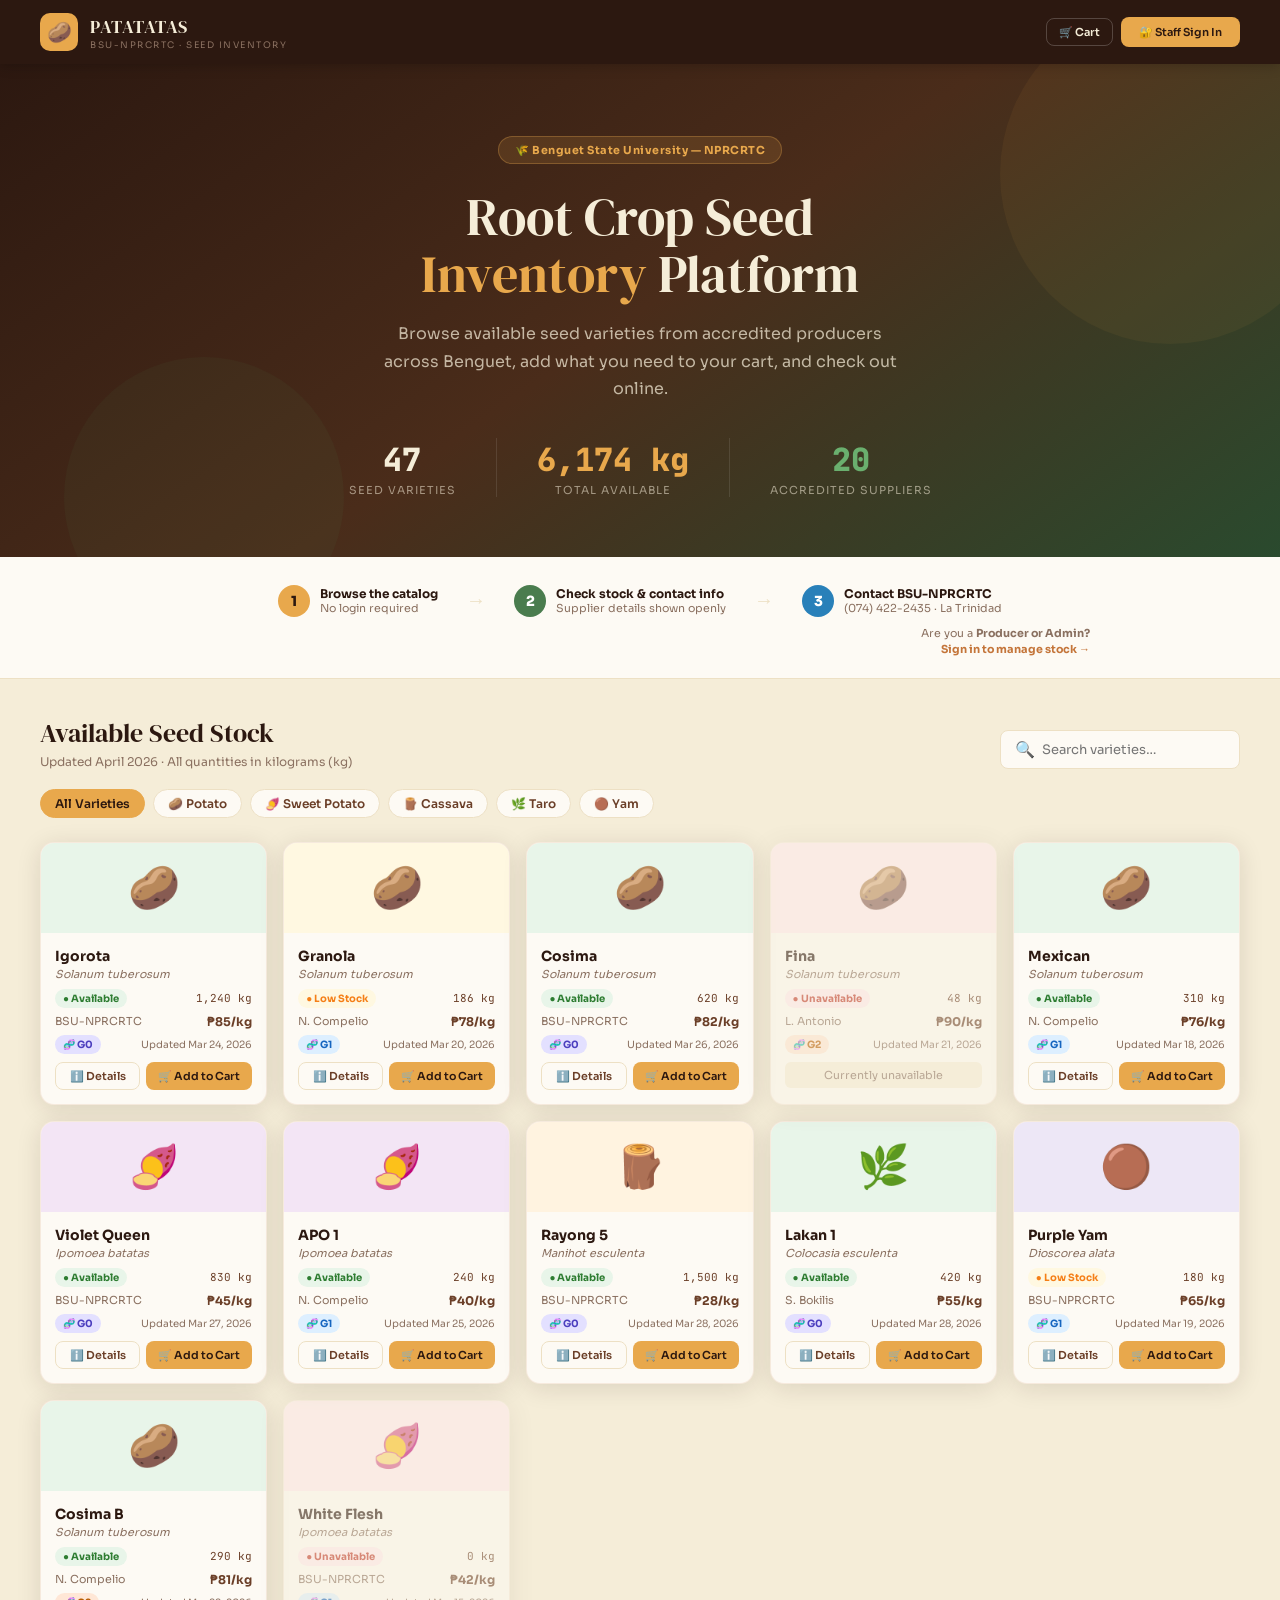
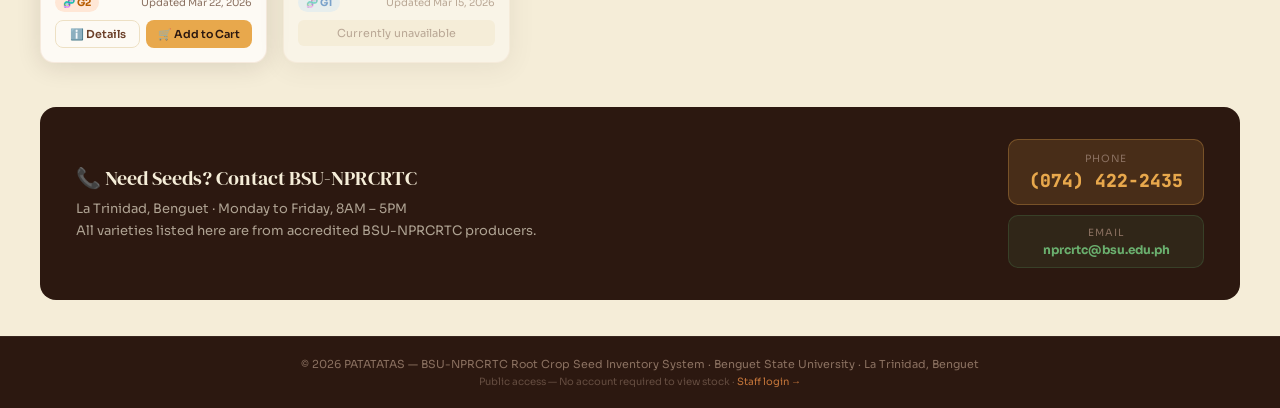
<file: index.html>
<!DOCTYPE html>
<html lang="en">
<head>
<meta charset="UTF-8">
<meta name="viewport" content="width=device-width, initial-scale=1.0">
<title>PATATATAS — Root Crop Seed Inventory System</title>
<link href="https://fonts.googleapis.com/css2?family=Sora:wght@300;400;500;600;700;800&family=DM+Serif+Display:ital@0;1&family=JetBrains+Mono:wght@400;500&display=swap" rel="stylesheet">
<link rel="stylesheet" href="css/styles.css">
</head>
<body>

<!-- ═══════════════════════ LOGIN PAGE ═══════════════════════ -->
<div id="screen-login" class="screen">
  <!-- Left hero panel -->
  <div class="login-left">
    <div class="login-left-brand">
      <div class="login-left-icon">🥔</div>
      <div>
        <div class="login-left-name">PATATATAS</div>
        <div class="login-left-sub">BSU-NPRCRTC System</div>
      </div>
    </div>

    <div class="login-hero-title">Staff &amp;<br><em>Producer</em><br>Portal</div>
    <div class="login-hero-desc">
      Sign in to manage seed stock, update inventory quantities, and administer the BSU-NPRCRTC seed distribution system.
    </div>

    <div style="background:rgba(74,124,78,0.15);border:1px solid rgba(74,124,78,0.25);border-radius:12px;padding:16px 18px;position:relative;z-index:1;margin-top:8px;">
      <div style="font-size:11px;font-weight:700;color:var(--leaf);margin-bottom:10px;text-transform:uppercase;letter-spacing:0.5px;">🌐 Public Access</div>
      <div style="font-size:12px;color:rgba(245,237,216,0.7);line-height:1.6;margin-bottom:12px;">Farmers &amp; consumers can view all available stock without an account.</div>
      <button class="btn btn-ghost btn-sm" style="color:var(--cream);border-color:rgba(255,255,255,0.2);width:100%;justify-content:center;" onclick="goToScreen('screen-public')">
        🌾 View Public Catalog →
      </button>
    </div>
  </div>

  <!-- Right form panel -->
  <div class="login-right">
    <div class="login-form-title">Staff Sign In</div>
    <div class="login-form-sub">Producers and Administrators only</div>

    <div style="margin-bottom:14px;margin-top:6px;">
      <div style="font-size:11px;font-weight:700;text-transform:uppercase;letter-spacing:0.5px;color:var(--muted);margin-bottom:8px;">Sign in as</div>
      <div class="role-selector">
        <div class="role-btn selected" onclick="selectRole(this,'admin')" id="role-admin">
          <span class="role-icon">🛡️</span>
          <span class="role-label">Admin</span>
        </div>
        <div class="role-btn" onclick="selectRole(this,'producer')" id="role-producer">
          <span class="role-icon">🌱</span>
          <span class="role-label">Producer</span>
        </div>
        <div class="role-btn" onclick="selectRole(this,'farmer')" id="role-farmer">
          <span class="role-icon">👨‍🌾</span>
          <span class="role-label">Farmer</span>
        </div>
      </div>
    </div>

    <div id="role-hint" style="font-size:11px;color:var(--muted);background:var(--cream);padding:8px 12px;border-radius:8px;margin-bottom:16px;border:1px solid var(--parchment);">
      🛡️ <strong>Admin:</strong> Full inventory system access — manage all seed stock, suppliers, producers &amp; analytics.
    </div>

    <div class="form-group">
      <label class="form-label">Username / Email</label>
      <input class="form-control" type="text" id="login-email" placeholder="Enter your email">
    </div>
    <div class="form-group">
      <label class="form-label">Password</label>
      <input class="form-control" type="password" id="login-password" placeholder="••••••••">
    </div>
    <div id="login-error" style="display:none;font-size:12px;color:var(--danger);background:rgba(192,57,43,0.08);border:1px solid rgba(192,57,43,0.25);border-radius:8px;padding:8px 12px;margin-bottom:12px;"></div>
    <div class="flex-between mb-2">
      <label style="display:flex;align-items:center;gap:6px;font-size:12px;color:var(--muted);cursor:pointer;">
        <input type="checkbox" checked style="accent-color:var(--harvest);"> Remember me
      </label>
      <span style="font-size:12px;color:var(--clay);cursor:pointer;font-weight:600;" onclick="goToScreen('screen-forgot-password')">Forgot password?</span>
    </div>
    <button class="btn btn-primary" style="width:100%;justify-content:center;padding:13px;" onclick="loginWithRole()">
      Sign In →
    </button>

    <div style="margin-top:16px;padding:14px 16px;background:var(--cream);border-radius:10px;border:1.5px dashed var(--parchment);text-align:center;">
      <div style="font-size:12px;color:var(--muted);margin-bottom:8px;">New producer wanting to join?</div>
      <button class="btn btn-ghost btn-sm" style="width:100%;justify-content:center;" onclick="goToScreen('screen-create-account')">✏️ Apply for Producer Account</button>
    </div>

    <div style="text-align:center;margin-top:12px;">
      <span style="font-size:11px;color:var(--muted);">New farmer? </span>
      <span style="font-size:11px;color:var(--clay);font-weight:700;cursor:pointer;" onclick="goToScreen('screen-farmer-signup')">Create a Farmer account →</span>
    </div>

    <div style="text-align:center;margin-top:8px;">
      <span style="font-size:11px;color:var(--muted);">Just browsing? </span>
      <span style="font-size:11px;color:var(--clay);font-weight:700;cursor:pointer;" onclick="goToScreen('screen-public')">Browse public catalog →</span>
    </div>
  </div>
</div>


<!-- ════════════════════════════════════════════════════════════
     ██████████████  PUBLIC SCREEN  ██████████████
════════════════════════════════════════════════════════════ -->
<div id="screen-public" class="screen active">

  <!-- ── TOP NAVBAR ── -->
  <nav style="background:var(--earth);padding:0 40px;display:flex;align-items:center;justify-content:space-between;height:64px;position:sticky;top:0;z-index:200;box-shadow:0 2px 12px rgba(0,0,0,0.2);">
    <div style="display:flex;align-items:center;gap:12px;">
      <div style="width:38px;height:38px;background:var(--harvest);border-radius:10px;display:flex;align-items:center;justify-content:center;font-size:20px;">🥔</div>
      <div>
        <div style="font-family:'DM Serif Display',serif;font-size:18px;color:var(--cream);letter-spacing:0.5px;">PATATATAS</div>
        <div style="font-size:9px;color:var(--muted);letter-spacing:1.5px;text-transform:uppercase;">BSU-NPRCRTC · Seed Inventory</div>
      </div>
    </div>
    <div style="display:flex;align-items:center;gap:8px;">
      <button class="btn btn-ghost btn-sm" style="position:relative;color:var(--cream);border-color:rgba(255,255,255,0.2);" onclick="openCart()">
        🛒 Cart
        <span id="public-cart-badge" style="display:none;position:absolute;top:-7px;right:-7px;background:var(--danger);color:white;font-size:10px;font-weight:800;width:18px;height:18px;border-radius:50%;align-items:center;justify-content:center;">0</span>
      </button>
      <button class="btn btn-primary btn-sm" onclick="goToScreen('screen-login')" style="padding:8px 18px;">🔐 Staff Sign In</button>
    </div>
  </nav>

  <!-- ── HERO SECTION ── -->
  <div style="background:linear-gradient(145deg,var(--earth) 0%,var(--soil) 50%,#2a4a2e 100%);padding:72px 40px 60px;position:relative;overflow:hidden;">
    <!-- Background decorative elements -->
    <div style="position:absolute;top:-60px;right:-60px;width:340px;height:340px;background:rgba(232,168,76,0.06);border-radius:50%;pointer-events:none;"></div>
    <div style="position:absolute;bottom:-80px;left:5%;width:280px;height:280px;background:rgba(74,124,78,0.08);border-radius:50%;pointer-events:none;"></div>
    <div style="max-width:820px;margin:0 auto;text-align:center;position:relative;z-index:1;">
      <div style="display:inline-flex;align-items:center;gap:8px;background:rgba(232,168,76,0.15);border:1px solid rgba(232,168,76,0.3);border-radius:20px;padding:6px 16px;font-size:11px;color:var(--harvest);font-weight:700;letter-spacing:0.5px;margin-bottom:24px;">
        🌾 Benguet State University — NPRCRTC
      </div>
      <div style="font-family:'DM Serif Display',serif;font-size:52px;color:var(--cream);line-height:1.1;margin-bottom:18px;">
        Root Crop Seed<br><em style="color:var(--harvest);font-style:normal;">Inventory</em> Platform
      </div>
      <div style="font-size:16px;color:rgba(245,237,216,0.72);max-width:540px;margin:0 auto 36px;line-height:1.7;">
        Browse available seed varieties from accredited producers across Benguet, add what you need to your cart, and check out online.
      </div>
      <!-- Quick stats row -->
      <div style="display:flex;justify-content:center;gap:40px;flex-wrap:wrap;">
        <div style="text-align:center;">
          <div style="font-size:32px;font-weight:800;color:var(--cream);font-family:'JetBrains Mono',monospace;">47</div>
          <div style="font-size:11px;color:rgba(245,237,216,0.55);text-transform:uppercase;letter-spacing:1px;margin-top:2px;">Seed Varieties</div>
        </div>
        <div style="width:1px;background:rgba(255,255,255,0.1);"></div>
        <div style="text-align:center;">
          <div style="font-size:32px;font-weight:800;color:var(--harvest);font-family:'JetBrains Mono',monospace;">6,174 kg</div>
          <div style="font-size:11px;color:rgba(245,237,216,0.55);text-transform:uppercase;letter-spacing:1px;margin-top:2px;">Total Available</div>
        </div>
        <div style="width:1px;background:rgba(255,255,255,0.1);"></div>
        <div style="text-align:center;">
          <div style="font-size:32px;font-weight:800;color:var(--leaf);font-family:'JetBrains Mono',monospace;">20</div>
          <div style="font-size:11px;color:rgba(245,237,216,0.55);text-transform:uppercase;letter-spacing:1px;margin-top:2px;">Accredited Suppliers</div>
        </div>
      </div>
    </div>
  </div>

  <!-- ── HOW IT WORKS STRIP ── -->
  <div style="background:var(--white);border-bottom:1px solid var(--parchment);padding:20px 40px;">
    <div style="max-width:900px;margin:0 auto;display:flex;align-items:center;justify-content:center;gap:0;flex-wrap:wrap;">
      <div style="display:flex;align-items:center;gap:10px;padding:8px 20px;">
        <div style="width:32px;height:32px;background:var(--harvest);border-radius:50%;display:flex;align-items:center;justify-content:center;font-size:14px;font-weight:800;color:var(--earth);flex-shrink:0;">1</div>
        <div><div style="font-size:12px;font-weight:700;color:var(--earth);">Browse the catalog</div><div style="font-size:11px;color:var(--muted);">No login required</div></div>
      </div>
      <div style="color:var(--parchment);font-size:20px;padding:0 8px;">→</div>
      <div style="display:flex;align-items:center;gap:10px;padding:8px 20px;">
        <div style="width:32px;height:32px;background:var(--sprout);border-radius:50%;display:flex;align-items:center;justify-content:center;font-size:14px;font-weight:800;color:white;flex-shrink:0;">2</div>
        <div><div style="font-size:12px;font-weight:700;color:var(--earth);">Check stock & contact info</div><div style="font-size:11px;color:var(--muted);">Supplier details shown openly</div></div>
      </div>
      <div style="color:var(--parchment);font-size:20px;padding:0 8px;">→</div>
      <div style="display:flex;align-items:center;gap:10px;padding:8px 20px;">
        <div style="width:32px;height:32px;background:var(--info);border-radius:50%;display:flex;align-items:center;justify-content:center;font-size:14px;font-weight:800;color:white;flex-shrink:0;">3</div>
        <div><div style="font-size:12px;font-weight:700;color:var(--earth);">Contact BSU-NPRCRTC</div><div style="font-size:11px;color:var(--muted);">(074) 422-2435 · La Trinidad</div></div>
      </div>
      <div style="margin-left:auto;padding-left:20px;">
        <div style="font-size:11px;color:var(--muted);text-align:right;line-height:1.5;">Are you a <strong>Producer or Admin?</strong><br>
          <span style="color:var(--clay);font-weight:700;cursor:pointer;" onclick="goToScreen('screen-login')">Sign in to manage stock →</span>
        </div>
      </div>
    </div>
  </div>

  <!-- ── MAIN CATALOG AREA ── -->
  <div style="background:var(--cream);padding:36px 40px;flex:1;min-height:60vh;">
    <div style="max-width:1200px;margin:0 auto;">

      <!-- Section header -->
      <div style="display:flex;align-items:flex-end;justify-content:space-between;margin-bottom:20px;flex-wrap:wrap;gap:12px;">
        <div>
          <div style="font-family:'DM Serif Display',serif;font-size:26px;color:var(--earth);">Available Seed Stock</div>
          <div style="font-size:12px;color:var(--muted);margin-top:3px;">Updated April 2026 · All quantities in kilograms (kg)</div>
        </div>
        <div style="display:flex;align-items:center;gap:10px;">
          <div style="background:var(--white);border:1.5px solid var(--parchment);border-radius:8px;padding:8px 14px;display:flex;align-items:center;gap:7px;width:240px;">
            <span style="color:var(--muted);">🔍</span>
            <input id="publicSearchInput" type="text" placeholder="Search varieties…" oninput="applyPublicFilter()" style="border:none;background:transparent;outline:none;font-size:13px;font-family:'Sora',sans-serif;color:var(--earth);width:100%;">
          </div>
        </div>
      </div>

      <!-- Filter chips -->
      <div class="chip-bar" style="margin-bottom:24px;">
        <div class="chip active" onclick="filterPublicChip(this,'all')">All Varieties</div>
        <div class="chip" onclick="filterPublicChip(this,'potato')">🥔 Potato</div>
        <div class="chip" onclick="filterPublicChip(this,'sweet')">🍠 Sweet Potato</div>
        <div class="chip" onclick="filterPublicChip(this,'cassava')">🪵 Cassava</div>
        <div class="chip" onclick="filterPublicChip(this,'taro')">🌿 Taro</div>
        <div class="chip" onclick="filterPublicChip(this,'yam')">🟤 Yam</div>
      </div>

      <!-- Catalog grid -->
      <div class="catalog-grid" id="publicCatalogGrid"></div>

      <!-- Supplier contact info card -->
      <div style="margin-top:44px;background:var(--earth);border-radius:16px;padding:32px 36px;display:flex;align-items:center;justify-content:space-between;gap:24px;flex-wrap:wrap;">
        <div>
          <div style="font-family:'DM Serif Display',serif;font-size:20px;color:var(--cream);margin-bottom:6px;">📞 Need Seeds? Contact BSU-NPRCRTC</div>
          <div style="font-size:13px;color:rgba(245,237,216,0.65);line-height:1.7;">La Trinidad, Benguet · Monday to Friday, 8AM – 5PM<br>All varieties listed here are from accredited BSU-NPRCRTC producers.</div>
        </div>
        <div style="display:flex;flex-direction:column;gap:10px;flex-shrink:0;">
          <div style="background:rgba(232,168,76,0.15);border:1px solid rgba(232,168,76,0.3);border-radius:10px;padding:12px 20px;text-align:center;">
            <div style="font-size:10px;color:var(--muted);letter-spacing:1px;text-transform:uppercase;margin-bottom:4px;">Phone</div>
            <div style="font-size:18px;font-weight:800;color:var(--harvest);font-family:'JetBrains Mono',monospace;">(074) 422-2435</div>
          </div>
          <div style="background:rgba(74,124,78,0.15);border:1px solid rgba(74,124,78,0.3);border-radius:10px;padding:10px 20px;text-align:center;">
            <div style="font-size:10px;color:var(--muted);letter-spacing:1px;text-transform:uppercase;margin-bottom:3px;">Email</div>
            <div style="font-size:12px;font-weight:700;color:var(--leaf);">nprcrtc@bsu.edu.ph</div>
          </div>
        </div>
      </div>

    </div>
  </div>

  <!-- ── FOOTER ── -->
  <div style="background:var(--earth);padding:20px 40px;text-align:center;border-top:1px solid rgba(255,255,255,0.06);">
    <div style="font-size:11px;color:var(--muted);">© 2026 PATATATAS — BSU-NPRCRTC Root Crop Seed Inventory System · Benguet State University · La Trinidad, Benguet</div>
    <div style="font-size:10px;color:rgba(138,112,96,0.6);margin-top:4px;">Public access — No account required to view stock · <span style="color:var(--clay);cursor:pointer;" onclick="goToScreen('screen-login')">Staff login →</span></div>
  </div>

  <!-- Seed detail modal for public -->
  <div id="modal-public-seed-detail" class="modal-overlay">
    <div class="modal-box">
      <div class="modal-header"><span class="modal-title" id="pub-seed-title">Seed Details</span><button class="modal-close" onclick="closeModal('modal-public-seed-detail')">×</button></div>
      <div class="modal-body" id="pub-seed-body"></div>
      <div class="modal-footer"><button class="btn btn-primary" onclick="closeModal('modal-public-seed-detail')">Close</button></div>
    </div>
  </div>

</div>


<!-- ════════════════════════════════════════════════════════════
     ██████████████  ADMIN SCREENS  ██████████████
     Full access: Dashboard, Seed Catalog, Inventory, Suppliers,
     Reports, User Management, Settings
     Includes Order Management — view, verify payment, and fulfill
     orders placed by farmers and public consumers through the catalog.
════════════════════════════════════════════════════════════ -->

<!-- Helper: Admin Sidebar -->
<template id="tpl-admin-sidebar">
  <nav class="sidebar">
    <div class="sidebar-brand"><div class="brand-logo"><div class="brand-icon">🥔</div><div class="brand-name">PATATATAS</div></div><div class="brand-sub">BSU-NPRCRTC System</div></div>
    <div class="sidebar-user"><div class="user-avatar">AD</div><div class="user-info"><div class="user-name">Administrator</div><div class="user-role">BSU-NPRCRTC Admin</div><div class="role-tag admin">Admin</div></div></div>
    <div class="sidebar-nav">
      <div class="nav-section-label">Inventory</div>
      <div class="nav-item" data-screen="screen-admin-dashboard"><span class="nav-icon">📊</span> Dashboard</div>
      <div class="nav-item" data-screen="screen-admin-catalog"><span class="nav-icon">🌱</span> Seed Catalog</div>
      <div class="nav-item" data-screen="screen-admin-inventory"><span class="nav-icon">📦</span> Inventory <span class="nav-badge">3</span></div>
      <div class="nav-item" data-screen="screen-admin-orders"><span class="nav-icon">🧾</span> Orders <span class="nav-badge admin-orders-navbadge">0</span></div>
      <div class="nav-section-label">Management</div>
      <div class="nav-item" data-screen="screen-admin-suppliers"><span class="nav-icon">🏭</span> Suppliers</div>
      <div class="nav-item" data-screen="screen-admin-reports"><span class="nav-icon">📈</span> Reports</div>
      <div class="nav-item" data-screen="screen-admin-users"><span class="nav-icon">👥</span> User Management</div>
      <div class="nav-section-label">System</div>
      <div class="nav-item" data-screen="screen-admin-settings"><span class="nav-icon">⚙️</span> Settings</div>
      <div class="nav-item" onclick="goToScreen('screen-login')"><span class="nav-icon">🚪</span> Sign Out</div>
    </div>
    <div class="sidebar-footer">PATATATAS v1.0.0 · Admin Panel</div>
  </nav>
</template>

<!-- ADMIN: Dashboard -->
<div id="screen-admin-dashboard" class="screen">
  <div class="app-layout">
    <nav class="sidebar">
      <div class="sidebar-brand"><div class="brand-logo"><div class="brand-icon">🥔</div><div class="brand-name">PATATATAS</div></div><div class="brand-sub">BSU-NPRCRTC System</div></div>
      <div class="sidebar-user"><div class="user-avatar">AD</div><div class="user-info"><div class="user-name">Administrator</div><div class="user-role">BSU-NPRCRTC Admin</div><div class="role-tag admin">Admin</div></div></div>
      <div class="sidebar-nav">
        <div class="nav-section-label">Inventory</div>
        <div class="nav-item active" onclick="adminNav('screen-admin-dashboard',this)"><span class="nav-icon">📊</span> Dashboard</div>
        <div class="nav-item" onclick="adminNav('screen-admin-catalog',this)"><span class="nav-icon">🌱</span> Seed Catalog</div>
        <div class="nav-item" onclick="adminNav('screen-admin-inventory',this)"><span class="nav-icon">📦</span> Inventory <span class="nav-badge">3</span></div>
        <div class="nav-item" onclick="adminNav('screen-admin-orders',this)"><span class="nav-icon">🧾</span> Orders <span class="nav-badge admin-orders-navbadge">0</span></div>
        <div class="nav-section-label">Management</div>
        <div class="nav-item" onclick="adminNav('screen-admin-suppliers',this)"><span class="nav-icon">🏭</span> Suppliers</div>
        <div class="nav-item" onclick="adminNav('screen-admin-reports',this)"><span class="nav-icon">📈</span> Reports</div>
        <div class="nav-item" onclick="adminNav('screen-admin-users',this)"><span class="nav-icon">👥</span> User Management</div>
        <div class="nav-section-label">System</div>
        <div class="nav-item" onclick="adminNav('screen-admin-settings',this)"><span class="nav-icon">⚙️</span> Settings</div>
        <div class="nav-item" onclick="goToScreen('screen-login')"><span class="nav-icon">🚪</span> Sign Out</div>
      </div>
      <div class="sidebar-footer">PATATATAS v1.0.0 · Admin Panel</div>
    </nav>
    <div class="main-content">
      <div class="rbac-banner admin">🛡️ Administrator — Full inventory system access · Add, edit, remove any variety or stock entry</div>
      <div class="topbar">
        <div class="topbar-title">Inventory Dashboard</div>
        <div class="topbar-search"><span>🔍</span><input placeholder="Search seeds, suppliers…"></div>
        <span style="font-size:20px;cursor:pointer;position:relative;">🔔<span style="position:absolute;top:0;right:0;width:8px;height:8px;background:var(--danger);border-radius:50%;display:block;"></span></span>
      </div>
      <div class="page-body fade-in">
        <div class="alert alert-warning">⚠️ <span><strong>3 seed varieties</strong> are running low on stock (below 200 kg threshold). <a href="#" onclick="adminNav('screen-admin-inventory',null)" style="color:var(--clay);font-weight:700;">Review inventory →</a></span></div>
        <div class="stats-grid">
          <div class="stat-card amber"><div class="stat-icon">🌱</div><div class="stat-value">47</div><div class="stat-label">Seed Varieties Listed</div><div class="stat-change up">↑ 4 this month</div></div>
          <div class="stat-card green"><div class="stat-icon">📦</div><div class="stat-value">6,174 kg</div><div class="stat-label">Total Stock Available</div><div class="stat-change up">↑ 8% vs last month</div></div>
          <div class="stat-card brown"><div class="stat-icon">🏭</div><div class="stat-value">20</div><div class="stat-label">Accredited Suppliers</div><div class="stat-change up">All active</div></div>
          <div class="stat-card sage"><div class="stat-icon">⚠️</div><div class="stat-value">3</div><div class="stat-label">Low Stock Alerts</div><div class="stat-change down">Action needed</div></div>
        </div>
        <div class="two-col mb-3">
          <div class="card">
            <div class="card-header"><span class="card-title">Top Stock Varieties</span><span class="text-muted font-mono" style="font-size:11px;">March 2026</span></div>
            <div class="card-body">
              <div class="chart-container">
                <div class="chart-bar-row"><span class="chart-bar-label">Igorota</span><div class="chart-bar-track"><div class="chart-bar-fill" style="width:83%"><span class="chart-bar-val">1,240 kg</span></div></div></div>
                <div class="chart-bar-row"><span class="chart-bar-label">Rayong 5</span><div class="chart-bar-track"><div class="chart-bar-fill" style="width:100%;background:linear-gradient(90deg,var(--sprout),var(--leaf))"><span class="chart-bar-val">1,500 kg</span></div></div></div>
                <div class="chart-bar-row"><span class="chart-bar-label">Violet Q.</span><div class="chart-bar-track"><div class="chart-bar-fill" style="width:55%;background:linear-gradient(90deg,var(--bark),var(--clay))"><span class="chart-bar-val">830 kg</span></div></div></div>
                <div class="chart-bar-row"><span class="chart-bar-label">Cosima</span><div class="chart-bar-track"><div class="chart-bar-fill" style="width:41%"><span class="chart-bar-val">620 kg</span></div></div></div>
                <div class="chart-bar-row"><span class="chart-bar-label">Lakan 1</span><div class="chart-bar-track"><div class="chart-bar-fill" style="width:28%;background:linear-gradient(90deg,var(--sage),var(--sprout))"><span class="chart-bar-val">420 kg</span></div></div></div>
              </div>
            </div>
          </div>
          <div class="card">
            <div class="card-header"><span class="card-title">Stock Alerts</span><button class="btn btn-ghost btn-sm" onclick="adminNav('screen-admin-inventory',null)">View All</button></div>
            <div class="card-body" style="padding:0;">
              <table class="data-table">
                <thead><tr><th>Variety</th><th>Qty</th><th>Threshold</th><th>Status</th></tr></thead>
                <tbody>
                  <tr><td><strong>Granola</strong></td><td class="font-mono">186 kg</td><td class="font-mono text-muted">200 kg</td><td><span class="badge badge-low">● Low Stock</span></td></tr>
                  <tr><td><strong>Fina</strong></td><td class="font-mono" style="color:var(--danger)">48 kg</td><td class="font-mono text-muted">200 kg</td><td><span class="badge badge-unavailable">● Critical</span></td></tr>
                  <tr><td><strong>Purple Yam</strong></td><td class="font-mono">180 kg</td><td class="font-mono text-muted">200 kg</td><td><span class="badge badge-low">● Low Stock</span></td></tr>
                  <tr><td><strong>White Flesh</strong></td><td class="font-mono" style="color:var(--danger)">0 kg</td><td class="font-mono text-muted">—</td><td><span class="badge badge-unavailable">● Out of Stock</span></td></tr>
                </tbody>
              </table>
            </div>
          </div>
        </div>
        <div class="two-col">
          <div class="card">
            <div class="card-header"><span class="card-title">Stock Health Overview</span></div>
            <div class="card-body">
              <div style="margin-bottom:14px;"><div class="flex-between"><span style="font-size:13px;font-weight:600;">Igorota</span><span class="font-mono" style="font-size:12px;color:var(--sprout)">1,240 kg</span></div><div class="progress-bar"><div class="progress-fill" style="width:82%;"></div></div></div>
              <div style="margin-bottom:14px;"><div class="flex-between"><span style="font-size:13px;font-weight:600;">Granola</span><span class="font-mono" style="font-size:12px;color:var(--warning)">186 kg</span></div><div class="progress-bar"><div class="progress-fill" style="width:12%;background:linear-gradient(90deg,var(--warning),var(--clay));"></div></div></div>
              <div style="margin-bottom:14px;"><div class="flex-between"><span style="font-size:13px;font-weight:600;">Cosima</span><span class="font-mono" style="font-size:12px;color:var(--success)">620 kg</span></div><div class="progress-bar"><div class="progress-fill" style="width:41%;"></div></div></div>
              <div style="margin-bottom:14px;"><div class="flex-between"><span style="font-size:13px;font-weight:600;">Fina</span><span class="font-mono" style="font-size:12px;color:var(--danger)">48 kg ⚠️</span></div><div class="progress-bar"><div class="progress-fill" style="width:3%;background:linear-gradient(90deg,var(--danger),var(--clay));"></div></div></div>
              <div><div class="flex-between"><span style="font-size:13px;font-weight:600;">Rayong 5</span><span class="font-mono" style="font-size:12px;color:var(--sprout)">1,500 kg</span></div><div class="progress-bar"><div class="progress-fill" style="width:100%;"></div></div></div>
            </div>
          </div>
          <div class="card">
            <div class="card-header"><span class="card-title">Recent Activity</span></div>
            <div class="card-body">
              <div class="timeline">
                <div class="timeline-item"><div class="timeline-marker"><div class="timeline-dot done"></div><div class="timeline-line"></div></div><div class="timeline-content"><div class="timeline-title">Stock updated: Igorota +500 kg</div><div class="timeline-time">BSU-NPRCRTC · 2 hrs ago</div></div></div>
                <div class="timeline-item"><div class="timeline-marker"><div class="timeline-dot done"></div><div class="timeline-line"></div></div><div class="timeline-content"><div class="timeline-title">New supplier registered</div><div class="timeline-time">Farmer Bokilis, Atok · 5 hrs ago</div></div></div>
                <div class="timeline-item"><div class="timeline-marker"><div class="timeline-dot"></div><div class="timeline-line"></div></div><div class="timeline-content"><div class="timeline-title">Fina variety flagged — critical low</div><div class="timeline-time">L. Antonio · Yesterday</div></div></div>
                <div class="timeline-item"><div class="timeline-marker"><div class="timeline-dot pending-dot"></div></div><div class="timeline-content"><div class="timeline-title">Granola restocking request pending</div><div class="timeline-time">Awaiting supplier confirmation</div></div></div>
              </div>
            </div>
          </div>
        </div>
      </div>
    </div>
  </div>
</div>

<!-- ADMIN: Seed Catalog -->
<div id="screen-admin-catalog" class="screen">
  <div class="app-layout">
    <nav class="sidebar">
      <div class="sidebar-brand"><div class="brand-logo"><div class="brand-icon">🥔</div><div class="brand-name">PATATATAS</div></div><div class="brand-sub">BSU-NPRCRTC System</div></div>
      <div class="sidebar-user"><div class="user-avatar">AD</div><div class="user-info"><div class="user-name">Administrator</div><div class="user-role">BSU-NPRCRTC Admin</div><div class="role-tag admin">Admin</div></div></div>
      <div class="sidebar-nav">
        <div class="nav-section-label">Inventory</div>
        <div class="nav-item" onclick="adminNav('screen-admin-dashboard',this)"><span class="nav-icon">📊</span> Dashboard</div>
        <div class="nav-item active" onclick="adminNav('screen-admin-catalog',this)"><span class="nav-icon">🌱</span> Seed Catalog</div>
        <div class="nav-item" onclick="adminNav('screen-admin-inventory',this)"><span class="nav-icon">📦</span> Inventory <span class="nav-badge">3</span></div>
        <div class="nav-item" onclick="adminNav('screen-admin-orders',this)"><span class="nav-icon">🧾</span> Orders <span class="nav-badge admin-orders-navbadge">0</span></div>
        <div class="nav-section-label">Management</div>
        <div class="nav-item" onclick="adminNav('screen-admin-suppliers',this)"><span class="nav-icon">🏭</span> Suppliers</div>
        <div class="nav-item" onclick="adminNav('screen-admin-reports',this)"><span class="nav-icon">📈</span> Reports</div>
        <div class="nav-item" onclick="adminNav('screen-admin-users',this)"><span class="nav-icon">👥</span> User Management</div>
        <div class="nav-section-label">System</div>
        <div class="nav-item" onclick="adminNav('screen-admin-settings',this)"><span class="nav-icon">⚙️</span> Settings</div>
        <div class="nav-item" onclick="goToScreen('screen-login')"><span class="nav-icon">🚪</span> Sign Out</div>
      </div>
      <div class="sidebar-footer">PATATATAS v1.0.0 · Admin Panel</div>
    </nav>
    <div class="main-content">
      <div class="rbac-banner admin">🛡️ Administrator — Add, edit, and remove any seed variety from the catalog</div>
      <div class="topbar">
        <div class="topbar-title">Seed Catalog</div>
        <div class="topbar-search"><span>🔍</span><input placeholder="Search varieties, crop types…" id="adminCatalogSearch" oninput="applyAdminFilter()"></div>
        <button class="btn btn-primary btn-sm" onclick="openModal('modal-add-seed')">+ Add Variety</button>
      </div>
      <div class="page-body fade-in">
         <!-- Admin review status for producer request -->
        <div class="card mb-3" id="admin-requests-card" style="display:none;">
          <div class="card-header"><span class="card-title" id="admin-requests-title">📥 Variety Requests</span></div>
          <table class="data-table">
            <thead><tr><th>Variety</th><th>Producer</th><th>Crop</th><th>Gen</th><th>Description</th><th>Requested</th><th>Status</th><th>Actions</th></tr></thead>
            <tbody id="admin-requests-tbody"></tbody>
          </table>
        </div>
        <div class="section-header">
          <div class="section-title">All Registered Varieties</div>
          <div class="section-sub">Manage all seed varieties across BSU-NPRCRTC and 19 accredited suppliers · Click any card to edit</div>
        </div>
        <div class="chip-bar">
          <div class="chip active" onclick="filterAdminChip(this,'all')">All</div>
          <div class="chip" onclick="filterAdminChip(this,'potato')">🥔 Potato</div>
          <div class="chip" onclick="filterAdminChip(this,'sweet')">🍠 Sweet Potato</div>
          <div class="chip" onclick="filterAdminChip(this,'cassava')">🪵 Cassava</div>
          <div class="chip" onclick="filterAdminChip(this,'taro')">🌿 Taro</div>
          <div class="chip" onclick="filterAdminChip(this,'yam')">🟤 Yam</div>
        </div>
        <div class="catalog-grid" id="adminCatalogGrid"></div>
      </div>
    </div>
  </div>
</div>

<!-- ADMIN: Inventory -->
<div id="screen-admin-inventory" class="screen">
  <div class="app-layout">
    <nav class="sidebar">
      <div class="sidebar-brand"><div class="brand-logo"><div class="brand-icon">🥔</div><div class="brand-name">PATATATAS</div></div><div class="brand-sub">BSU-NPRCRTC System</div></div>
      <div class="sidebar-user"><div class="user-avatar">AD</div><div class="user-info"><div class="user-name">Administrator</div><div class="user-role">BSU-NPRCRTC Admin</div><div class="role-tag admin">Admin</div></div></div>
      <div class="sidebar-nav">
        <div class="nav-section-label">Inventory</div>
        <div class="nav-item" onclick="adminNav('screen-admin-dashboard',this)"><span class="nav-icon">📊</span> Dashboard</div>
        <div class="nav-item" onclick="adminNav('screen-admin-catalog',this)"><span class="nav-icon">🌱</span> Seed Catalog</div>
        <div class="nav-item active" onclick="adminNav('screen-admin-inventory',this)"><span class="nav-icon">📦</span> Inventory <span class="nav-badge">3</span></div>
        <div class="nav-item" onclick="adminNav('screen-admin-orders',this)"><span class="nav-icon">🧾</span> Orders <span class="nav-badge admin-orders-navbadge">0</span></div>
        <div class="nav-section-label">Management</div>
        <div class="nav-item" onclick="adminNav('screen-admin-suppliers',this)"><span class="nav-icon">🏭</span> Suppliers</div>
        <div class="nav-item" onclick="adminNav('screen-admin-reports',this)"><span class="nav-icon">📈</span> Reports</div>
        <div class="nav-item" onclick="adminNav('screen-admin-users',this)"><span class="nav-icon">👥</span> User Management</div>
        <div class="nav-section-label">System</div>
        <div class="nav-item" onclick="adminNav('screen-admin-settings',this)"><span class="nav-icon">⚙️</span> Settings</div>
        <div class="nav-item" onclick="goToScreen('screen-login')"><span class="nav-icon">🚪</span> Sign Out</div>
      </div>
      <div class="sidebar-footer">PATATATAS v1.0.0 · Admin Panel</div>
    </nav>
    <div class="main-content">
      <div class="rbac-banner admin">🛡️ Administrator — View and update ALL supplier inventories system-wide</div>
      <div class="topbar">
        <div class="topbar-title">Inventory Management</div>
        <div class="topbar-search"><span>🔍</span><input placeholder="Search stock entries…"></div>
        <button class="btn btn-secondary btn-sm">📥 Export All</button>
      </div>
      <div class="page-body fade-in">
        <div class="alert alert-warning">⚠️ <strong>3 varieties</strong> are critically low. Granola: 186 kg ⚠️ · Fina: 48 kg 🚨 · Purple Yam: 180 kg ⚠️</div>
        <div class="card mb-3">
          <div class="card-header">
            <span class="card-title">All Supplier Inventories — March 2026</span>
            <div class="flex-gap">
              <select class="form-control" style="width:auto;padding:6px 10px;font-size:12px;">
                <option>All Suppliers</option>
                <option>BSU-NPRCRTC</option>
                <option>N. Compelio</option>
                <option>S. Bokilis</option>
              </select>
              <select class="form-control" style="width:auto;padding:6px 10px;font-size:12px;">
                <option>All Status</option>
                <option>Available</option>
                <option>Low Stock</option>
                <option>Unavailable</option>
              </select>
            </div>
          </div>
          <table class="data-table">
            <thead><tr><th>Seed Variety</th><th>Type</th><th>Gen</th><th>Supplier</th><th>Qty (kg)</th><th>Price/kg</th><th>Status</th><th>Updated</th><th>Actions</th></tr></thead>
            <tbody>
              <tr><td><strong>Igorota</strong><br><span class="text-muted">Solanum tuberosum</span></td><td>🥔 Potato</td><td>🧬 G0</td><td>BSU-NPRCRTC</td><td class="font-mono">1,240</td><td class="font-mono">₱85.00</td><td><span class="badge badge-available">● Available</span></td><td class="text-muted text-sm">Mar 24, 2026</td><td><div class="flex-gap"><button class="btn btn-ghost btn-sm" onclick="openInventoryEdit('Igorota','Solanum tuberosum','Potato','BSU-NPRCRTC','1240','85.00','available')">✏️ Edit</button><button class="btn btn-sm" style="background:rgba(192,57,43,0.1);color:var(--danger)">Remove</button></div></td></tr>
              <tr><td><strong>Granola</strong><br><span class="text-muted">Solanum tuberosum</span></td><td>🥔 Potato</td><td>🧬 G1</td><td>N. Compelio</td><td class="font-mono" style="color:var(--warning);font-weight:700;">186</td><td class="font-mono">₱78.00</td><td><span class="badge badge-low">● Low Stock</span></td><td class="text-muted text-sm">Mar 20, 2026</td><td><div class="flex-gap"><button class="btn btn-ghost btn-sm" onclick="openInventoryEdit('Granola','Solanum tuberosum','Potato','N. Compelio','186','78.00','low')">✏️ Edit</button><button class="btn btn-sm" style="background:rgba(192,57,43,0.1);color:var(--danger)">Remove</button></div></td></tr>
              <tr><td><strong>Cosima</strong><br><span class="text-muted">Solanum tuberosum</span></td><td>🥔 Potato</td><td>🧬 G0</td><td>BSU-NPRCRTC</td><td class="font-mono">620</td><td class="font-mono">₱82.00</td><td><span class="badge badge-available">● Available</span></td><td class="text-muted text-sm">Mar 26, 2026</td><td><div class="flex-gap"><button class="btn btn-ghost btn-sm" onclick="openInventoryEdit('Cosima','Solanum tuberosum','Potato','BSU-NPRCRTC','620','82.00','available')">✏️ Edit</button><button class="btn btn-sm" style="background:rgba(192,57,43,0.1);color:var(--danger)">Remove</button></div></td></tr>
              <tr><td><strong>Fina</strong><br><span class="text-muted">Solanum tuberosum</span></td><td>🥔 Potato</td><td>🧬 G2</td><td>L. Antonio</td><td class="font-mono" style="color:var(--danger);font-weight:700;">48</td><td class="font-mono">₱90.00</td><td><span class="badge badge-unavailable">● Critical</span></td><td class="text-muted text-sm">Mar 21, 2026</td><td><div class="flex-gap"><button class="btn btn-ghost btn-sm" onclick="openInventoryEdit('Fina','Solanum tuberosum','Potato','L. Antonio','48','90.00','unavailable')">✏️ Edit</button><button class="btn btn-sm" style="background:rgba(192,57,43,0.1);color:var(--danger)">Remove</button></div></td></tr>
              <tr><td><strong>Violet Queen</strong><br><span class="text-muted">Ipomoea batatas</span></td><td>🍠 Sweet Potato</td><td>🧬 G0</td><td>BSU-NPRCRTC</td><td class="font-mono">830</td><td class="font-mono">₱45.00</td><td><span class="badge badge-available">● Available</span></td><td class="text-muted text-sm">Mar 27, 2026</td><td><div class="flex-gap"><button class="btn btn-ghost btn-sm" onclick="openInventoryEdit('Violet Queen','Ipomoea batatas','Sweet Potato','BSU-NPRCRTC','830','45.00','available')">✏️ Edit</button><button class="btn btn-sm" style="background:rgba(192,57,43,0.1);color:var(--danger)">Remove</button></div></td></tr>
              <tr><td><strong>Rayong 5</strong><br><span class="text-muted">Manihot esculenta</span></td><td>🪵 Cassava</td><td>🧬 G0</td><td>BSU-NPRCRTC</td><td class="font-mono">1,500</td><td class="font-mono">₱28.00</td><td><span class="badge badge-available">● Available</span></td><td class="text-muted text-sm">Mar 28, 2026</td><td><div class="flex-gap"><button class="btn btn-ghost btn-sm" onclick="openInventoryEdit('Rayong 5','Manihot esculenta','Cassava','BSU-NPRCRTC','1500','28.00','available')">✏️ Edit</button><button class="btn btn-sm" style="background:rgba(192,57,43,0.1);color:var(--danger)">Remove</button></div></td></tr>
              <tr><td><strong>Lakan 1</strong><br><span class="text-muted">Colocasia esculenta</span></td><td>🌿 Taro</td><td>🧬 G0</td><td>S. Bokilis</td><td class="font-mono">420</td><td class="font-mono">₱55.00</td><td><span class="badge badge-available">● Available</span></td><td class="text-muted text-sm">Mar 28, 2026</td><td><div class="flex-gap"><button class="btn btn-ghost btn-sm" onclick="openInventoryEdit('Lakan 1','Colocasia esculenta','Taro','S. Bokilis','420','55.00','available')">✏️ Edit</button><button class="btn btn-sm" style="background:rgba(192,57,43,0.1);color:var(--danger)">Remove</button></div></td></tr>
            </tbody>
          </table>
          <div class="card-body" style="padding:14px 22px;border-top:1px solid var(--parchment);"><div class="flex-between"><span class="text-muted">Showing 7 of 47 items</span><div class="pagination"><div class="page-btn active">1</div><div class="page-btn">2</div><div class="page-btn">3</div><div class="page-btn">›</div></div></div></div>
        </div>
      </div>
    </div>
  </div>
</div>

<!-- ADMIN: Suppliers -->
<div id="screen-admin-suppliers" class="screen">
  <div class="app-layout">
    <nav class="sidebar">
      <div class="sidebar-brand"><div class="brand-logo"><div class="brand-icon">🥔</div><div class="brand-name">PATATATAS</div></div><div class="brand-sub">BSU-NPRCRTC System</div></div>
      <div class="sidebar-user"><div class="user-avatar">AD</div><div class="user-info"><div class="user-name">Administrator</div><div class="user-role">BSU-NPRCRTC Admin</div><div class="role-tag admin">Admin</div></div></div>
      <div class="sidebar-nav">
        <div class="nav-section-label">Inventory</div>
        <div class="nav-item" onclick="adminNav('screen-admin-dashboard',this)"><span class="nav-icon">📊</span> Dashboard</div>
        <div class="nav-item" onclick="adminNav('screen-admin-catalog',this)"><span class="nav-icon">🌱</span> Seed Catalog</div>
        <div class="nav-item" onclick="adminNav('screen-admin-inventory',this)"><span class="nav-icon">📦</span> Inventory <span class="nav-badge">3</span></div>
        <div class="nav-item" onclick="adminNav('screen-admin-orders',this)"><span class="nav-icon">🧾</span> Orders <span class="nav-badge admin-orders-navbadge">0</span></div>
        <div class="nav-section-label">Management</div>
        <div class="nav-item active" onclick="adminNav('screen-admin-suppliers',this)"><span class="nav-icon">🏭</span> Suppliers</div>
        <div class="nav-item" onclick="adminNav('screen-admin-reports',this)"><span class="nav-icon">📈</span> Reports</div>
        <div class="nav-item" onclick="adminNav('screen-admin-users',this)"><span class="nav-icon">👥</span> User Management</div>
        <div class="nav-section-label">System</div>
        <div class="nav-item" onclick="adminNav('screen-admin-settings',this)"><span class="nav-icon">⚙️</span> Settings</div>
        <div class="nav-item" onclick="goToScreen('screen-login')"><span class="nav-icon">🚪</span> Sign Out</div>
      </div>
      <div class="sidebar-footer">PATATATAS v1.0.0 · Admin Panel</div>
    </nav>
    <div class="main-content">
      <div class="rbac-banner admin">🛡️ Administrator — Review producer applications and manage accredited supplier accounts</div>
      <div class="topbar"><div class="topbar-title">Supplier Management</div><div class="topbar-search"><span>🔍</span><input placeholder="Search suppliers…"></div></div>
      <div class="page-body fade-in">
        <div class="card mb-3" id="admin-applications-card" style="display:none;">
          <div class="card-header"><span class="card-title" id="admin-applications-title">📥 Producer Applications</span><span class="text-muted text-sm">Approving creates the producer's login automatically</span></div>
          <table class="data-table">
            <thead><tr><th>Applicant</th><th>Farm / Organization</th><th>Contact</th><th>Location</th><th>Applied</th><th>Status</th><th>Actions</th></tr></thead>
            <tbody id="admin-applications-tbody"></tbody>
          </table>
        </div>
        <div class="card">
          <div class="card-header"><span class="card-title">Accredited Suppliers</span><button class="btn btn-secondary btn-sm">Export List</button></div>
          <table class="data-table">
            <thead><tr><th>#</th><th>Supplier / Farm</th><th>Location</th><th>Varieties</th><th>Total Stock</th><th>Status</th><th>Actions</th></tr></thead>
            <tbody>
              <tr><td class="font-mono text-muted">01</td><td><div style="font-weight:700;">BSU-NPRCRTC</div><div class="text-muted">Primary Accredited Producer</div></td><td>La Trinidad, Benguet</td><td class="font-mono">12</td><td class="font-mono">4,190 kg</td><td><span class="badge badge-available">Active</span></td><td><div class="flex-gap"><button class="btn btn-ghost btn-sm" onclick="openSupplierStock('BSU-NPRCRTC','La Trinidad, Benguet','(074) 422-2435','BPI-2019-0001','Active · Expires Dec 2026',12,'4,190 kg')">📦 View Stock</button><button class="btn btn-sm" style="background:rgba(243,156,18,0.1);color:var(--warning)" onclick="showToast('BSU-NPRCRTC suspension requires system admin approval.')">Suspend</button></div></td></tr>
              <tr><td class="font-mono text-muted">02</td><td><div style="font-weight:700;">Nelio Compelio Farm</div><div class="text-muted">ARC Seed Producer</div></td><td>Kabayan, Benguet</td><td class="font-mono">5</td><td class="font-mono">426 kg</td><td><span class="badge badge-available">Active</span></td><td><div class="flex-gap"><button class="btn btn-ghost btn-sm" onclick="openSupplierStock('Nelio Compelio Farm','Kabayan, Benguet','+63 916 123 4567','BPI-2022-0048','Active · Expires Dec 2026',5,'426 kg')">📦 View Stock</button><button class="btn btn-sm" style="background:rgba(243,156,18,0.1);color:var(--warning)" onclick="showToast('Supplier suspended. Their stock will be hidden from farmers.')">Suspend</button></div></td></tr>
              <tr><td class="font-mono text-muted">03</td><td><div style="font-weight:700;">Susan Bokilis Greenhouse</div><div class="text-muted">ARC &amp; Minituber Producer</div></td><td>Atok, Benguet</td><td class="font-mono">4</td><td class="font-mono">730 kg</td><td><span class="badge badge-available">Active</span></td><td><div class="flex-gap"><button class="btn btn-ghost btn-sm" onclick="openSupplierStock('Susan Bokilis Greenhouse','Atok, Benguet','+63 917 234 5678','BPI-2020-0033','Active · Expires Jun 2027',4,'730 kg')">📦 View Stock</button><button class="btn btn-sm" style="background:rgba(243,156,18,0.1);color:var(--warning)" onclick="showToast('Supplier suspended. Their stock will be hidden from farmers.')">Suspend</button></div></td></tr>
              <tr><td class="font-mono text-muted">04</td><td><div style="font-weight:700;">Antonio Family Farm</div><div class="text-muted">Certified Seed Grower</div></td><td>Buguias, Benguet</td><td class="font-mono">6</td><td class="font-mono">338 kg</td><td><span class="badge badge-available">Active</span></td><td><div class="flex-gap"><button class="btn btn-ghost btn-sm" onclick="openSupplierStock('Antonio Family Farm','Buguias, Benguet','+63 918 765 4321','BPI-2021-0067','Active · Expires Mar 2027',6,'338 kg')">📦 View Stock</button><button class="btn btn-sm" style="background:rgba(243,156,18,0.1);color:var(--warning)" onclick="showToast('Supplier suspended. Their stock will be hidden from farmers.')">Suspend</button></div></td></tr>
            </tbody>
          </table>
          <div class="card-body" style="padding:14px 22px;border-top:1px solid var(--parchment);"><div class="flex-between"><span class="text-muted">Showing 4 accredited suppliers</span></div></div>
        </div>
      </div>
    </div>
  </div>
</div>

<!-- ADMIN: Reports -->
<div id="screen-admin-reports" class="screen">
  <div class="app-layout">
    <nav class="sidebar">
      <div class="sidebar-brand"><div class="brand-logo"><div class="brand-icon">🥔</div><div class="brand-name">PATATATAS</div></div><div class="brand-sub">BSU-NPRCRTC System</div></div>
      <div class="sidebar-user"><div class="user-avatar">AD</div><div class="user-info"><div class="user-name">Administrator</div><div class="user-role">BSU-NPRCRTC Admin</div><div class="role-tag admin">Admin</div></div></div>
      <div class="sidebar-nav">
        <div class="nav-section-label">Inventory</div>
        <div class="nav-item" onclick="adminNav('screen-admin-dashboard',this)"><span class="nav-icon">📊</span> Dashboard</div>
        <div class="nav-item" onclick="adminNav('screen-admin-catalog',this)"><span class="nav-icon">🌱</span> Seed Catalog</div>
        <div class="nav-item" onclick="adminNav('screen-admin-inventory',this)"><span class="nav-icon">📦</span> Inventory <span class="nav-badge">3</span></div>
        <div class="nav-item" onclick="adminNav('screen-admin-orders',this)"><span class="nav-icon">🧾</span> Orders <span class="nav-badge admin-orders-navbadge">0</span></div>
        <div class="nav-section-label">Management</div>
        <div class="nav-item" onclick="adminNav('screen-admin-suppliers',this)"><span class="nav-icon">🏭</span> Suppliers</div>
        <div class="nav-item active" onclick="adminNav('screen-admin-reports',this)"><span class="nav-icon">📈</span> Reports</div>
        <div class="nav-item" onclick="adminNav('screen-admin-users',this)"><span class="nav-icon">👥</span> User Management</div>
        <div class="nav-section-label">System</div>
        <div class="nav-item" onclick="adminNav('screen-admin-settings',this)"><span class="nav-icon">⚙️</span> Settings</div>
        <div class="nav-item" onclick="goToScreen('screen-login')"><span class="nav-icon">🚪</span> Sign Out</div>
      </div>
      <div class="sidebar-footer">PATATATAS v1.0.0 · Admin Panel</div>
    </nav>
    <div class="main-content">
      <div class="rbac-banner admin">🛡️ Administrator — Full inventory analytics and exportable stock reports</div>
      <div class="topbar"><div class="topbar-title">Inventory Reports & Analytics</div><div class="flex-gap"><select class="form-control" style="width:auto;padding:8px 12px;font-size:13px;"><option>Q1 2026</option><option>Q4 2025</option><option>All Time</option></select><button class="btn btn-primary btn-sm">📥 Export Report</button></div></div>
      <div class="page-body fade-in">
        <div class="stats-grid mb-3">
          <div class="stat-card amber"><div class="stat-icon">🌱</div><div class="stat-value">47</div><div class="stat-label">Total Varieties Listed</div><div class="stat-change up">↑ 8 vs Q4</div></div>
          <div class="stat-card green"><div class="stat-icon">📦</div><div class="stat-value">6,174 kg</div><div class="stat-label">Current Total Stock</div><div class="stat-change up">↑ 12%</div></div>
          <div class="stat-card brown"><div class="stat-icon">🥔</div><div class="stat-value">14.2 t</div><div class="stat-label">Stock Distributed (Q1)</div><div class="stat-change up">↑ 18%</div></div>
          <div class="stat-card sage"><div class="stat-icon">💰</div><div class="stat-value">₱1.2M</div><div class="stat-label">Est. Inventory Value</div><div class="stat-change up">↑ 30%</div></div>
        </div>
        <div class="two-col">
          <div class="card">
            <div class="card-header"><span class="card-title">Stock by Crop Type</span></div>
            <div class="card-body">
              <div class="chart-container">
                <div class="chart-bar-row"><span class="chart-bar-label">Potato</span><div class="chart-bar-track"><div class="chart-bar-fill" style="width:72%"><span class="chart-bar-val">2,384 kg</span></div></div></div>
                <div class="chart-bar-row"><span class="chart-bar-label">Cassava</span><div class="chart-bar-track"><div class="chart-bar-fill" style="width:100%;background:linear-gradient(90deg,var(--sprout),var(--leaf))"><span class="chart-bar-val">1,500 kg</span></div></div></div>
                <div class="chart-bar-row"><span class="chart-bar-label">Sweet Pot.</span><div class="chart-bar-track"><div class="chart-bar-fill" style="width:60%;background:linear-gradient(90deg,var(--bark),var(--clay))"><span class="chart-bar-val">1,070 kg</span></div></div></div>
                <div class="chart-bar-row"><span class="chart-bar-label">Taro</span><div class="chart-bar-track"><div class="chart-bar-fill" style="width:28%"><span class="chart-bar-val">420 kg</span></div></div></div>
                <div class="chart-bar-row"><span class="chart-bar-label">Yam</span><div class="chart-bar-track"><div class="chart-bar-fill" style="width:12%;background:linear-gradient(90deg,var(--sage),var(--sprout))"><span class="chart-bar-val">180 kg</span></div></div></div>
              </div>
            </div>
          </div>
          <div class="card">
            <div class="card-header"><span class="card-title">Stock by Supplier</span></div>
            <div class="card-body" style="padding:0;">
              <table class="data-table">
                <thead><tr><th>Supplier</th><th>Varieties</th><th>Stock (kg)</th><th>Share</th></tr></thead>
                <tbody>
                  <tr><td><strong>BSU-NPRCRTC</strong></td><td class="font-mono">12</td><td class="font-mono">4,190</td><td><span style="font-size:11px;font-weight:700;color:var(--success);">68%</span></td></tr>
                  <tr><td><strong>S. Bokilis</strong></td><td class="font-mono">4</td><td class="font-mono">730</td><td><span style="font-size:11px;font-weight:700;color:var(--bark);">12%</span></td></tr>
                  <tr><td><strong>Dangwa Hlnd.</strong></td><td class="font-mono">3</td><td class="font-mono">490</td><td><span style="font-size:11px;font-weight:700;color:var(--bark);">8%</span></td></tr>
                  <tr><td><strong>N. Compelio</strong></td><td class="font-mono">5</td><td class="font-mono">426</td><td><span style="font-size:11px;font-weight:700;color:var(--bark);">7%</span></td></tr>
                  <tr><td><strong>Others</strong></td><td class="font-mono">23</td><td class="font-mono">338</td><td><span style="font-size:11px;font-weight:700;color:var(--muted);">5%</span></td></tr>
                </tbody>
              </table>
            </div>
          </div>
        </div>
      </div>
    </div>
  </div>
</div>

<!-- ADMIN: User Management -->
<div id="screen-admin-users" class="screen">
  <div class="app-layout">
    <nav class="sidebar">
      <div class="sidebar-brand"><div class="brand-logo"><div class="brand-icon">🥔</div><div class="brand-name">PATATATAS</div></div><div class="brand-sub">BSU-NPRCRTC System</div></div>
      <div class="sidebar-user"><div class="user-avatar">AD</div><div class="user-info"><div class="user-name">Administrator</div><div class="user-role">BSU-NPRCRTC Admin</div><div class="role-tag admin">Admin</div></div></div>
      <div class="sidebar-nav">
        <div class="nav-section-label">Inventory</div>
        <div class="nav-item" onclick="adminNav('screen-admin-dashboard',this)"><span class="nav-icon">📊</span> Dashboard</div>
        <div class="nav-item" onclick="adminNav('screen-admin-catalog',this)"><span class="nav-icon">🌱</span> Seed Catalog</div>
        <div class="nav-item" onclick="adminNav('screen-admin-inventory',this)"><span class="nav-icon">📦</span> Inventory <span class="nav-badge">3</span></div>
        <div class="nav-item" onclick="adminNav('screen-admin-orders',this)"><span class="nav-icon">🧾</span> Orders <span class="nav-badge admin-orders-navbadge">0</span></div>
        <div class="nav-section-label">Management</div>
        <div class="nav-item" onclick="adminNav('screen-admin-suppliers',this)"><span class="nav-icon">🏭</span> Suppliers</div>
        <div class="nav-item" onclick="adminNav('screen-admin-reports',this)"><span class="nav-icon">📈</span> Reports</div>
        <div class="nav-item active" onclick="adminNav('screen-admin-users',this)"><span class="nav-icon">👥</span> User Management</div>
        <div class="nav-section-label">System</div>
        <div class="nav-item" onclick="adminNav('screen-admin-settings',this)"><span class="nav-icon">⚙️</span> Settings</div>
        <div class="nav-item" onclick="goToScreen('screen-login')"><span class="nav-icon">🚪</span> Sign Out</div>
      </div>
      <div class="sidebar-footer">PATATATAS v1.0.0 · Admin Panel</div>
    </nav>
    <div class="main-content">
      <div class="rbac-banner admin">🛡️ Administrator — Full control over user accounts, roles, and access permissions</div>
      <div class="topbar"><div class="topbar-title">User Management</div><div class="topbar-search"><span>🔍</span><input placeholder="Search users…"></div><button class="btn btn-primary btn-sm" onclick="openModal('modal-add-user')">+ Add User</button></div>
      <div class="page-body fade-in">
        <div class="stats-grid mb-3" style="grid-template-columns:repeat(3,1fr);">
          <div class="stat-card amber"><div class="stat-icon">🛡️</div><div class="stat-value">2</div><div class="stat-label">Administrators</div></div>
          <div class="stat-card green"><div class="stat-icon">🌱</div><div class="stat-value">20</div><div class="stat-label">Producers / Suppliers</div></div>
          <div class="stat-card blue"><div class="stat-icon">👨‍🌾</div><div class="stat-value">148</div><div class="stat-label">Registered Farmers</div></div>
        </div>
        <div class="card">
          <div class="card-header"><span class="card-title">All Users</span></div>
          <table class="data-table">
            <thead><tr><th>Name</th><th>Email</th><th>Role</th><th>Location</th><th>Status</th><th>Actions</th></tr></thead>
            <tbody>
              <tr><td><strong>Administrator</strong></td><td>admin@bsu.edu.ph</td><td><span class="role-tag admin" style="display:inline-block;">Admin</span></td><td>La Trinidad, Benguet</td><td><span class="badge badge-available">Active</span></td><td><div class="flex-gap"><button class="btn btn-ghost btn-sm" onclick="openEditUser('Administrator','admin@bsu.edu.ph','admin','+63 (074) 422-2435','La Trinidad, Benguet','','active')">Edit</button></div></td></tr>
              <tr><td><strong>Nelio Compelio</strong></td><td>nelio@compeliofarm.ph</td><td><span class="role-tag producer" style="display:inline-block;">Producer</span></td><td>Kabayan, Benguet</td><td><span class="badge badge-available">Active</span></td><td><div class="flex-gap"><button class="btn btn-ghost btn-sm" onclick="openEditUser('Nelio Compelio','nelio@compeliofarm.ph','producer','+63 916 123 4567','Kabayan, Benguet','Nelio Compelio Farm','active')">Edit</button><button class="btn btn-sm" style="background:rgba(243,156,18,0.1);color:var(--warning)">Suspend</button></div></td></tr>
            </tbody>
          </table>
        </div>
      </div>
    </div>
  </div>
</div>

<!-- ADMIN: Settings -->
<div id="screen-admin-settings" class="screen">
  <div class="app-layout">
    <nav class="sidebar">
      <div class="sidebar-brand"><div class="brand-logo"><div class="brand-icon">🥔</div><div class="brand-name">PATATATAS</div></div><div class="brand-sub">BSU-NPRCRTC System</div></div>
      <div class="sidebar-user"><div class="user-avatar">AD</div><div class="user-info"><div class="user-name">Administrator</div><div class="user-role">BSU-NPRCRTC Admin</div><div class="role-tag admin">Admin</div></div></div>
      <div class="sidebar-nav">
        <div class="nav-section-label">Inventory</div>
        <div class="nav-item" onclick="adminNav('screen-admin-dashboard',this)"><span class="nav-icon">📊</span> Dashboard</div>
        <div class="nav-item" onclick="adminNav('screen-admin-catalog',this)"><span class="nav-icon">🌱</span> Seed Catalog</div>
        <div class="nav-item" onclick="adminNav('screen-admin-inventory',this)"><span class="nav-icon">📦</span> Inventory <span class="nav-badge">3</span></div>
        <div class="nav-item" onclick="adminNav('screen-admin-orders',this)"><span class="nav-icon">🧾</span> Orders <span class="nav-badge admin-orders-navbadge">0</span></div>
        <div class="nav-section-label">Management</div>
        <div class="nav-item" onclick="adminNav('screen-admin-suppliers',this)"><span class="nav-icon">🏭</span> Suppliers</div>
        <div class="nav-item" onclick="adminNav('screen-admin-reports',this)"><span class="nav-icon">📈</span> Reports</div>
        <div class="nav-item" onclick="adminNav('screen-admin-users',this)"><span class="nav-icon">👥</span> User Management</div>
        <div class="nav-section-label">System</div>
        <div class="nav-item active" onclick="adminNav('screen-admin-settings',this)"><span class="nav-icon">⚙️</span> Settings</div>
        <div class="nav-item" onclick="goToScreen('screen-login')"><span class="nav-icon">🚪</span> Sign Out</div>
      </div>
      <div class="sidebar-footer">PATATATAS v1.0.0 · Admin Panel</div>
    </nav>
    <div class="main-content">
      <div class="rbac-banner admin">🛡️ Administrator — Configure system-wide settings and inventory thresholds</div>
      <div class="topbar"><div class="topbar-title">System Settings</div></div>
      <div class="page-body fade-in">
        <div class="two-col mb-3">
          <div class="card">
            <div class="card-header"><span class="card-title">👤 My Account</span></div>
            <div class="card-body">
              <div class="form-group"><label class="form-label">Full Name</label>
                <div class="form-row"><input class="form-control" id="admin-profile-fname" placeholder="First name"><input class="form-control" id="admin-profile-lname" placeholder="Last name"></div></div>
              <div class="form-group"><label class="form-label">Email</label><input class="form-control" type="email" id="admin-profile-email"></div>
              <div class="form-group"><label class="form-label">Contact Number</label><input class="form-control" id="admin-profile-phone"></div>
              <div class="form-group"><label class="form-label">Location</label><input class="form-control" id="admin-profile-location"></div>
              <button class="btn btn-primary" onclick="submitAdminProfile()">Save Changes</button>
            </div>
          </div>
          <div class="card">
            <div class="card-header"><span class="card-title">🔐 Change Password</span></div>
            <div class="card-body">
              <div class="form-group"><label class="form-label">Current Password</label><input class="form-control" type="password" id="admin-pw-current"></div>
              <div class="form-group"><label class="form-label">New Password</label><input class="form-control" type="password" id="admin-pw-new" placeholder="Min. 8 characters" oninput="checkAdminPwMatch()"></div>
              <div class="form-group"><label class="form-label">Confirm New Password</label><input class="form-control" type="password" id="admin-pw-confirm" oninput="checkAdminPwMatch()"></div>
              <div id="admin-pw-match-msg" style="font-size:11px;margin-bottom:12px;display:none;"></div>
              <button class="btn btn-primary" onclick="saveAdminPassword()">Update Password</button>
            </div>
          </div>
        </div>
        <div class="two-col">
          <div class="card">
            <div class="card-header"><span class="card-title">Inventory Thresholds</span></div>
            <div class="card-body">
              <div class="form-group"><label class="form-label">Low Stock Alert (kg)</label><input class="form-control" value="200" type="number"></div>
              <div class="form-group"><label class="form-label">Critical Stock Alert (kg)</label><input class="form-control" value="50" type="number"></div>
              <div class="form-group"><label class="form-label">Max Accredited Suppliers</label><input class="form-control" value="20" type="number"></div>
              <button class="btn btn-primary" onclick="showToast('Settings saved!')">Save Settings</button>
            </div>
          </div>
          <div class="card">
            <div class="card-header"><span class="card-title">System Information</span></div>
            <div class="card-body">
              <div class="form-group"><label class="form-label">System Name</label><input class="form-control" value="PATATATAS"></div>
              <div class="form-group"><label class="form-label">Organization</label><input class="form-control" value="BSU-NPRCRTC"></div>
              <div class="form-group"><label class="form-label">Version</label><input class="form-control" value="1.0.0" disabled></div>
              <button class="btn btn-primary" onclick="showToast('Settings saved!')">Save Settings</button>
            </div>
          </div>
        </div>
      </div>
    </div>
  </div>
</div>

<!-- ADMIN: Orders -->
<div id="screen-admin-orders" class="screen">
  <div class="app-layout">
    <nav class="sidebar">
      <div class="sidebar-brand"><div class="brand-logo"><div class="brand-icon">🥔</div><div class="brand-name">PATATATAS</div></div><div class="brand-sub">BSU-NPRCRTC System</div></div>
      <div class="sidebar-user"><div class="user-avatar">AD</div><div class="user-info"><div class="user-name">Administrator</div><div class="user-role">BSU-NPRCRTC Admin</div><div class="role-tag admin">Admin</div></div></div>
      <div class="sidebar-nav">
        <div class="nav-section-label">Inventory</div>
        <div class="nav-item" onclick="adminNav('screen-admin-dashboard',this)"><span class="nav-icon">📊</span> Dashboard</div>
        <div class="nav-item" onclick="adminNav('screen-admin-catalog',this)"><span class="nav-icon">🌱</span> Seed Catalog</div>
        <div class="nav-item" onclick="adminNav('screen-admin-inventory',this)"><span class="nav-icon">📦</span> Inventory <span class="nav-badge">3</span></div>
        <div class="nav-item active" onclick="adminNav('screen-admin-orders',this)"><span class="nav-icon">🧾</span> Orders <span class="nav-badge admin-orders-navbadge">0</span></div>
        <div class="nav-section-label">Management</div>
        <div class="nav-item" onclick="adminNav('screen-admin-suppliers',this)"><span class="nav-icon">🏭</span> Suppliers</div>
        <div class="nav-item" onclick="adminNav('screen-admin-reports',this)"><span class="nav-icon">📈</span> Reports</div>
        <div class="nav-item" onclick="adminNav('screen-admin-users',this)"><span class="nav-icon">👥</span> User Management</div>
        <div class="nav-section-label">System</div>
        <div class="nav-item" onclick="adminNav('screen-admin-settings',this)"><span class="nav-icon">⚙️</span> Settings</div>
        <div class="nav-item" onclick="goToScreen('screen-login')"><span class="nav-icon">🚪</span> Sign Out</div>
      </div>
      <div class="sidebar-footer">PATATATAS v1.0.0 · Admin Panel</div>
    </nav>
    <div class="main-content">
      <div class="rbac-banner admin">🛡️ Administrator — Verify payments and fulfill online orders placed by farmers and public consumers.</div>
      <div class="topbar">
        <div class="topbar-title">Order Management</div>
        <div class="flex-gap">
          <select class="form-control" id="admin-orders-status-filter" style="width:auto;padding:8px 12px;font-size:13px;" onchange="renderAdminOrders()">
            <option value="all">All Statuses</option>
            <option value="Pending Payment">Pending Payment</option>
            <option value="Paid - Awaiting Pickup">Paid - Awaiting Pickup</option>
            <option value="Completed">Completed</option>
            <option value="Cancelled">Cancelled</option>
          </select>
        </div>
      </div>
      <div class="page-body fade-in">
        <div class="stats-grid" id="admin-orders-stats" style="grid-template-columns:repeat(4,1fr);"></div>
        <div class="card">
          <div class="card-header"><span class="card-title">All Orders</span></div>
          <table class="data-table">
            <thead><tr><th>Order ID</th><th>Customer</th><th>Items</th><th>Total</th><th>Payment</th><th>Status</th><th>Placed</th><th>Actions</th></tr></thead>
            <tbody id="admin-orders-tbody"></tbody>
          </table>
        </div>
      </div>
    </div>
  </div>
</div>


<!-- ════════════════════════════════════════════════════════════
     ██████████████  PRODUCER SCREENS  ██████████████
     Scope: View & manage OWN seed listings and stock only.
     Can update stock quantities for their own varieties.
     Cannot see other suppliers' data, reports, or user management.
════════════════════════════════════════════════════════════ -->

<!-- PRODUCER: Dashboard -->
<div id="screen-producer-dashboard" class="screen">
  <div class="app-layout">
    <nav class="sidebar">
      <div class="sidebar-brand"><div class="brand-logo"><div class="brand-icon">🥔</div><div class="brand-name">PATATATAS</div></div><div class="brand-sub">BSU-NPRCRTC System</div></div>
      <div class="sidebar-user"><div class="user-avatar" style="background:rgba(74,124,78,0.3);color:var(--leaf);">NC</div><div class="user-info"><div class="user-name">Nelio Compelio</div><div class="user-role">Kabayan, Benguet</div><div class="role-tag producer">Producer</div></div></div>
      <div class="sidebar-nav">
        <div class="nav-section-label">My Inventory</div>
        <div class="nav-item active" onclick="producerNav('screen-producer-dashboard',this)"><span class="nav-icon">📊</span> My Dashboard</div>
        <div class="nav-item" onclick="producerNav('screen-producer-inventory',this)"><span class="nav-icon">📦</span> My Stock</div>
        <div class="nav-item" onclick="producerNav('screen-producer-catalog',this)"><span class="nav-icon">🌱</span> Browse Catalog</div>
        <div class="nav-item" onclick="producerNav('screen-producer-orders',this)"><span class="nav-icon">🧾</span> Orders</div>
        <div class="nav-section-label">Account</div>
        <div class="nav-item" onclick="producerNav('screen-producer-profile',this)"><span class="nav-icon">🏭</span> Farm Profile</div>
        <div class="nav-item" onclick="goToScreen('screen-login')"><span class="nav-icon">🚪</span> Sign Out</div>
      </div>
      <div class="sidebar-footer">PATATATAS v1.0.0 · Producer Portal</div>
    </nav>
    <div class="main-content">
      <div class="rbac-banner producer">🌱 Producer — Manage your own farm's seed stock. You can only view and edit varieties you supply.</div>
      <div class="topbar">
        <div class="topbar-title">My Inventory Dashboard</div>
        <button class="btn btn-primary btn-sm" onclick="producerNav('screen-producer-inventory',null)">📦 Update My Stock</button>
      </div>
      <div class="page-body fade-in">
        <div class="alert alert-warning">⚠️ Your <strong>Granola</strong> variety is running low (186 kg remaining). Please notify BSU-NPRCRTC admin if restocking is needed.</div>
        <div class="stats-grid" style="grid-template-columns:repeat(3,1fr);">
          <div class="stat-card green"><div class="stat-icon">🌱</div><div class="stat-value">5</div><div class="stat-label">My Listed Varieties</div><div class="stat-change up">All active</div></div>
          <div class="stat-card amber"><div class="stat-icon">📦</div><div class="stat-value">1,606 kg</div><div class="stat-label">Total My Stock</div><div class="stat-change up">↑ This month</div></div>
          <div class="stat-card sage"><div class="stat-icon">⚠️</div><div class="stat-value">1</div><div class="stat-label">Low Stock Alerts</div><div class="stat-change down">Needs attention</div></div>
        </div>
        <div class="two-col mb-3">
          <div class="card">
            <div class="card-header"><span class="card-title">My Stock Overview</span><button class="btn btn-ghost btn-sm" onclick="producerNav('screen-producer-inventory',null)">Manage Stock</button></div>
            <div class="card-body">
              <div style="margin-bottom:14px;"><div class="flex-between"><span style="font-size:13px;font-weight:600;">Granola (Potato)</span><span class="font-mono" style="font-size:12px;color:var(--warning)">186 kg ⚠️</span></div><div class="progress-bar"><div class="progress-fill" style="width:12%;background:linear-gradient(90deg,var(--warning),var(--clay));"></div></div></div>
              <div style="margin-bottom:14px;"><div class="flex-between"><span style="font-size:13px;font-weight:600;">APO 1 (Sweet Potato)</span><span class="font-mono" style="font-size:12px;color:var(--success)">240 kg</span></div><div class="progress-bar"><div class="progress-fill" style="width:100%;background:linear-gradient(90deg,var(--sprout),var(--leaf));"></div></div></div>
              <div style="margin-bottom:14px;"><div class="flex-between"><span style="font-size:13px;font-weight:600;">Cosima B (Potato)</span><span class="font-mono" style="font-size:12px;color:var(--success)">290 kg</span></div><div class="progress-bar"><div class="progress-fill" style="width:78%;"></div></div></div>
              <div><div class="flex-between"><span style="font-size:13px;font-weight:600;">Mexican (Potato)</span><span class="font-mono" style="font-size:12px;color:var(--success)">310 kg</span></div><div class="progress-bar"><div class="progress-fill" style="width:85%;"></div></div></div>
            </div>
          </div>
          <div class="card">
            <div class="card-header"><span class="card-title">Recent Stock Updates</span></div>
            <div class="card-body">
              <div class="timeline">
                <div class="timeline-item"><div class="timeline-marker"><div class="timeline-dot done"></div><div class="timeline-line"></div></div><div class="timeline-content"><div class="timeline-title">Cosima B restocked +100 kg</div><div class="timeline-time">You updated · 3 days ago</div></div></div>
                <div class="timeline-item"><div class="timeline-marker"><div class="timeline-dot done"></div><div class="timeline-line"></div></div><div class="timeline-content"><div class="timeline-title">APO 1 added to catalog</div><div class="timeline-time">Admin approved · 1 week ago</div></div></div>
                <div class="timeline-item"><div class="timeline-marker"><div class="timeline-dot pending-dot"></div></div><div class="timeline-content"><div class="timeline-title">Granola low — contact admin</div><div class="timeline-time">Notify BSU-NPRCRTC for restocking</div></div></div>
              </div>
            </div>
          </div>
        </div>
      </div>
    </div>
  </div>
</div>

<!-- PRODUCER: My Stock (Inventory) -->
<div id="screen-producer-inventory" class="screen">
  <div class="app-layout">
    <nav class="sidebar">
      <div class="sidebar-brand"><div class="brand-logo"><div class="brand-icon">🥔</div><div class="brand-name">PATATATAS</div></div><div class="brand-sub">BSU-NPRCRTC System</div></div>
      <div class="sidebar-user"><div class="user-avatar" style="background:rgba(74,124,78,0.3);color:var(--leaf);">NC</div><div class="user-info"><div class="user-name">Nelio Compelio</div><div class="user-role">Kabayan, Benguet</div><div class="role-tag producer">Producer</div></div></div>
      <div class="sidebar-nav">
        <div class="nav-section-label">My Inventory</div>
        <div class="nav-item" onclick="producerNav('screen-producer-dashboard',this)"><span class="nav-icon">📊</span> My Dashboard</div>
        <div class="nav-item active" onclick="producerNav('screen-producer-inventory',this)"><span class="nav-icon">📦</span> My Stock</div>
        <div class="nav-item" onclick="producerNav('screen-producer-catalog',this)"><span class="nav-icon">🌱</span> Browse Catalog</div>
        <div class="nav-item" onclick="producerNav('screen-producer-orders',this)"><span class="nav-icon">🧾</span> Orders</div>
        <div class="nav-section-label">Account</div>
        <div class="nav-item" onclick="producerNav('screen-producer-profile',this)"><span class="nav-icon">🏭</span> Farm Profile</div>
        <div class="nav-item" onclick="goToScreen('screen-login')"><span class="nav-icon">🚪</span> Sign Out</div>
      </div>
      <div class="sidebar-footer">PATATATAS v1.0.0 · Producer Portal</div>
    </nav>
    <div class="main-content">
      <div class="rbac-banner producer">🌱 Producer — Update stock quantities for your own varieties only. Contact admin to add new varieties.</div>
      <div class="topbar">
        <div class="topbar-title">My Stock Management</div>
        <div class="topbar-search"><span>🔍</span><input placeholder="Search my varieties…"></div>
      </div>
      <div class="page-body fade-in">
        <div class="alert alert-info">ℹ️ You can update stock quantities for your listed varieties. To <strong>add a new variety</strong>, use <strong>Request New Variety</strong>. BSU-NPRCRTC Admin will review it.</div>
        <div class="card">
          <div class="card-header">
            <span class="card-title" id="producer-stock-title">Nelio Compelio Farm — My Varieties (5)</span>
            <div class="flex-gap">
              <button class="btn btn-ghost btn-sm" onclick="openVarietyRequest()">💡 Request New Variety</button>
              <button class="btn btn-primary btn-sm" onclick="openProducerAddStock()">＋ Add Stock Entry</button>
            </div>
          </div>
          <table class="data-table">
            <thead><tr><th>Seed Variety</th><th>Type</th><th>Gen</th><th>Current Qty</th><th>Price</th><th>Status</th><th>Visibility</th><th>Last Updated</th><th>Actions</th></tr></thead>
            <tbody id="producer-stock-tbody">
              <tr><td><strong>Granola</strong><br><span class="text-muted">Solanum tuberosum</span></td><td>🥔 Potato</td><td>🧬 G1</td><td class="font-mono" style="color:var(--warning);font-weight:700;">186 kg ⚠️</td><td class="font-mono">₱78.00</td><td><span class="badge badge-low">● Low Stock</span></td><td class="text-muted">Mar 20, 2026</td><td><button class="btn btn-ghost btn-sm" onclick="openProducerUpdateStock('Granola','Solanum tuberosum','🥔 Potato',186)">Update Qty</button></td></tr>
              <tr><td><strong>APO 1</strong><br><span class="text-muted">Ipomoea batatas</span></td><td>🍠 Sweet Potato</td><td>🧬 G1</td><td class="font-mono">240 kg</td><td class="font-mono">₱40.00</td><td><span class="badge badge-available">● Available</span></td><td class="text-muted">Mar 25, 2026</td><td><button class="btn btn-ghost btn-sm" onclick="openProducerUpdateStock('APO 1','Ipomoea batatas','🍠 Sweet Potato',240)">Update Qty</button></td></tr>
              <tr><td><strong>Cosima B</strong><br><span class="text-muted">Solanum tuberosum</span></td><td>🥔 Potato</td><td>🧬 G2</td><td class="font-mono">290 kg</td><td class="font-mono">₱81.00</td><td><span class="badge badge-available">● Available</span></td><td class="text-muted">Mar 22, 2026</td><td><button class="btn btn-ghost btn-sm" onclick="openProducerUpdateStock('Cosima B','Solanum tuberosum','🥔 Potato',290)">Update Qty</button></td></tr>
              <tr><td><strong>Mexican</strong><br><span class="text-muted">Solanum tuberosum</span></td><td>🥔 Potato</td><td>🧬 G1</td><td class="font-mono">310 kg</td><td class="font-mono">₱76.00</td><td><span class="badge badge-available">● Available</span></td><td class="text-muted">Mar 18, 2026</td><td><button class="btn btn-ghost btn-sm" onclick="openProducerUpdateStock('Mexican','Solanum tuberosum','🥔 Potato',310)">Update Qty</button></td></tr>
              <tr><td><strong>Lakan 1</strong><br><span class="text-muted">Colocasia esculenta</span></td><td>🌿 Taro</td><td>🧬 G0</td><td class="font-mono">580 kg</td><td class="font-mono">₱55.00</td><td><span class="badge badge-available">● Available</span></td><td class="text-muted">Mar 28, 2026</td><td><button class="btn btn-ghost btn-sm" onclick="openProducerUpdateStock('Lakan 1','Colocasia esculenta','🌿 Taro',580)">Update Qty</button></td></tr>
            </tbody>
          </table>
        </div>
        <div class="card" style="margin-top:20px;">
        <!-- My Variety Requests" CARD HERE -->
        <div class="card-header"><span class="card-title">💡 My Variety Requests</span><span class="text-muted text-sm">Reviewed by BSU-NPRCRTC Admin</span></div>
          <table class="data-table">
            <thead><tr><th>Variety</th><th>Crop</th><th>Gen</th><th>Requested</th><th>Status</th><th>Admin Note</th><th>Reviewed</th></tr></thead>
            <tbody id="producer-requests-tbody">
              <tr><td colspan="7" style="text-align:center;color:var(--muted);padding:20px;">Sign in as a producer on the live backend to see your requests.</td></tr>
            </tbody>
          </table>
        </div>
      </div>
    </div>
  </div>
</div>

<!-- PRODUCER: Browse Catalog (read-only, no edit buttons) -->
<div id="screen-producer-catalog" class="screen">
  <div class="app-layout">
    <nav class="sidebar">
      <div class="sidebar-brand"><div class="brand-logo"><div class="brand-icon">🥔</div><div class="brand-name">PATATATAS</div></div><div class="brand-sub">BSU-NPRCRTC System</div></div>
      <div class="sidebar-user"><div class="user-avatar" style="background:rgba(74,124,78,0.3);color:var(--leaf);">NC</div><div class="user-info"><div class="user-name">Nelio Compelio</div><div class="user-role">Kabayan, Benguet</div><div class="role-tag producer">Producer</div></div></div>
      <div class="sidebar-nav">
        <div class="nav-section-label">My Inventory</div>
        <div class="nav-item" onclick="producerNav('screen-producer-dashboard',this)"><span class="nav-icon">📊</span> My Dashboard</div>
        <div class="nav-item" onclick="producerNav('screen-producer-inventory',this)"><span class="nav-icon">📦</span> My Stock</div>
        <div class="nav-item active" onclick="producerNav('screen-producer-catalog',this)"><span class="nav-icon">🌱</span> Browse Catalog</div>
        <div class="nav-section-label">Account</div>
        <div class="nav-item" onclick="producerNav('screen-producer-profile',this)"><span class="nav-icon">🏭</span> Farm Profile</div>
        <div class="nav-item" onclick="goToScreen('screen-login')"><span class="nav-icon">🚪</span> Sign Out</div>
      </div>
      <div class="sidebar-footer">PATATATAS v1.0.0 · Producer Portal</div>
    </nav>
    <div class="main-content">
      <div class="rbac-banner producer">🌱 Producer — Browse all varieties system-wide. This is read-only. To manage your stock, go to My Stock.</div>
      <div class="topbar">
        <div class="topbar-title">System-Wide Seed Catalog</div>
        <div class="topbar-search"><span>🔍</span><input placeholder="Search all varieties…" id="producerCatalogSearch" oninput="applyProducerFilter()"></div>
      </div>
      <div class="page-body fade-in">
        <div class="section-header">
          <div class="section-title">All Listed Varieties</div>
          <div class="section-sub">View-only reference. All seed varieties registered in the system across all suppliers.</div>
        </div>
        <div class="chip-bar">
          <div class="chip active" onclick="filterProducerChip(this,'all')">All</div>
          <div class="chip" onclick="filterProducerChip(this,'potato')">🥔 Potato</div>
          <div class="chip" onclick="filterProducerChip(this,'sweet')">🍠 Sweet Potato</div>
          <div class="chip" onclick="filterProducerChip(this,'cassava')">🪵 Cassava</div>
          <div class="chip" onclick="filterProducerChip(this,'taro')">🌿 Taro</div>
          <div class="chip" onclick="filterProducerChip(this,'yam')">🟤 Yam</div>
        </div>
        <div class="catalog-grid" id="producerCatalogGrid"></div>
      </div>
    </div>
  </div>
</div>

<!-- PRODUCER: Farm Profile -->
<div id="screen-producer-profile" class="screen">
  <div class="app-layout">
    <nav class="sidebar">
      <div class="sidebar-brand"><div class="brand-logo"><div class="brand-icon">🥔</div><div class="brand-name">PATATATAS</div></div><div class="brand-sub">BSU-NPRCRTC System</div></div>
      <div class="sidebar-user"><div class="user-avatar" style="background:rgba(74,124,78,0.3);color:var(--leaf);">NC</div><div class="user-info"><div class="user-name">Nelio Compelio</div><div class="user-role">Kabayan, Benguet</div><div class="role-tag producer">Producer</div></div></div>
      <div class="sidebar-nav">
        <div class="nav-section-label">My Inventory</div>
        <div class="nav-item" onclick="producerNav('screen-producer-dashboard',this)"><span class="nav-icon">📊</span> My Dashboard</div>
        <div class="nav-item" onclick="producerNav('screen-producer-inventory',this)"><span class="nav-icon">📦</span> My Stock</div>
        <div class="nav-item" onclick="producerNav('screen-producer-catalog',this)"><span class="nav-icon">🌱</span> Browse Catalog</div>
        <div class="nav-item" onclick="producerNav('screen-producer-orders',this)"><span class="nav-icon">🧾</span> Orders</div>
        <div class="nav-section-label">Account</div>
        <div class="nav-item active" onclick="producerNav('screen-producer-profile',this)"><span class="nav-icon">🏭</span> Farm Profile</div>
        <div class="nav-item" onclick="goToScreen('screen-login')"><span class="nav-icon">🚪</span> Sign Out</div>
      </div>
      <div class="sidebar-footer">PATATATAS v1.0.0 · Producer Portal</div>
    </nav>
    <div class="main-content">
      <div class="rbac-banner producer">🌱 Producer — Contact info and farm details. Farm/accreditation details can only be changed by Admin.</div>
      <div class="topbar"><div class="topbar-title">Farm Profile</div></div>
      <div class="page-body fade-in">
        <div class="two-col" style="margin-bottom:20px;">
          <div class="card">
            <div class="card-header"><span class="card-title">👤 Contact Information</span></div>
            <div class="card-body">
              <div class="form-group"><label class="form-label">Full Name</label>
                <div class="form-row"><input class="form-control" id="prod-profile-fname" placeholder="First name"><input class="form-control" id="prod-profile-lname" placeholder="Last name"></div></div>
              <div class="form-group"><label class="form-label">Email</label><input class="form-control" type="email" id="prod-profile-email"></div>
              <div class="form-group"><label class="form-label">Phone / Mobile</label><input class="form-control" id="prod-profile-phone"></div>
              <div class="form-group"><label class="form-label">Address</label><input class="form-control" id="prod-profile-location"></div>
              <button class="btn btn-primary" onclick="submitProdProfile()">Save Changes</button>
            </div>
          </div>
          <div class="card">
            <div class="card-header"><span class="card-title">🏭 Farm Details <span class="readonly-badge">Read-only · Admin managed</span></span></div>
            <div class="card-body">
              <div class="form-group"><label class="form-label">Farm / Organization</label><input class="form-control" value="Nelio Compelio Farm" disabled></div>
              <div class="form-group"><label class="form-label">Location</label><input class="form-control" value="Kabayan, Benguet" disabled></div>
              <div class="form-group"><label class="form-label">BPI Accreditation #</label><input class="form-control" value="BPI-2022-0048" disabled></div>
              <div class="form-group">
                <label class="form-label">Accreditation Status</label>
                <div style="display:flex;align-items:center;gap:8px;margin-top:4px;">
                  <span class="badge badge-available">● Active</span>
                  <span style="font-size:11px;color:var(--muted);">Expires Dec 2026</span>
                </div>
              </div>
              <div class="form-group"><label class="form-label">Crop Specialization</label>
                <div style="display:flex;flex-wrap:wrap;gap:6px;margin-top:4px;">
                  <span style="background:var(--cream);border:1px solid var(--parchment);border-radius:20px;padding:3px 10px;font-size:11px;font-weight:600;color:var(--bark);">🥔 Potato</span>
                  <span style="background:var(--cream);border:1px solid var(--parchment);border-radius:20px;padding:3px 10px;font-size:11px;font-weight:600;color:var(--bark);">🍠 Sweet Potato</span>
                </div>
              </div>
              <div style="font-size:11px;color:var(--muted);margin-top:4px;padding:8px 10px;background:var(--cream);border-radius:8px;border:1px solid var(--parchment);">
                📞 To update farm or accreditation details, contact BSU-NPRCRTC Admin: <strong>(074) 422-2435</strong>
              </div>
            </div>
          </div>
        </div>
        <div class="card">
          <div class="card-header"><span class="card-title">🔐 Change Password</span><span style="font-size:11px;color:var(--muted);">Applies to your producer portal login</span></div>
          <div class="card-body">
            <div class="form-row">
              <div class="form-group">
                <label class="form-label">Current Password</label>
                <input class="form-control" type="password" id="prod-pw-current" placeholder="Enter current password">
              </div>
              <div class="form-group" style="visibility:hidden;"></div>
            </div>
            <div class="form-row">
              <div class="form-group">
                <label class="form-label">New Password</label>
                <input class="form-control" type="password" id="prod-pw-new" placeholder="Min. 8 characters" oninput="checkProdPwMatch()">
              </div>
              <div class="form-group">
                <label class="form-label">Confirm New Password</label>
                <input class="form-control" type="password" id="prod-pw-confirm" placeholder="Re-enter new password" oninput="checkProdPwMatch()">
              </div>
            </div>
            <div id="prod-pw-match-msg" style="font-size:11px;margin-bottom:12px;display:none;"></div>
            <div style="display:flex;align-items:center;gap:10px;">
              <button class="btn btn-primary" onclick="saveProdPassword()">Update Password</button>
              <span style="font-size:11px;color:var(--muted);">You will remain logged in after changing your password.</span>
            </div>
          </div>
        </div>
      </div>
    </div>
  </div>
</div>

<!-- PRODUCER: Orders -->
<div id="screen-producer-orders" class="screen">
  <div class="app-layout">
    <nav class="sidebar">
      <div class="sidebar-brand"><div class="brand-logo"><div class="brand-icon">🥔</div><div class="brand-name">PATATATAS</div></div><div class="brand-sub">BSU-NPRCRTC System</div></div>
      <div class="sidebar-user"><div class="user-avatar" style="background:rgba(74,124,78,0.3);color:var(--leaf);">NC</div><div class="user-info"><div class="user-name">Nelio Compelio</div><div class="user-role">Kabayan, Benguet</div><div class="role-tag producer">Producer</div></div></div>
      <div class="sidebar-nav">
        <div class="nav-section-label">My Inventory</div>
        <div class="nav-item" onclick="producerNav('screen-producer-dashboard',this)"><span class="nav-icon">📊</span> My Dashboard</div>
        <div class="nav-item" onclick="producerNav('screen-producer-inventory',this)"><span class="nav-icon">📦</span> My Stock</div>
        <div class="nav-item" onclick="producerNav('screen-producer-catalog',this)"><span class="nav-icon">🌱</span> Browse Catalog</div>
        <div class="nav-item active" onclick="producerNav('screen-producer-orders',this)"><span class="nav-icon">🧾</span> Orders</div>
        <div class="nav-section-label">Account</div>
        <div class="nav-item" onclick="producerNav('screen-producer-profile',this)"><span class="nav-icon">🏭</span> Farm Profile</div>
        <div class="nav-item" onclick="goToScreen('screen-login')"><span class="nav-icon">🚪</span> Sign Out</div>
      </div>
      <div class="sidebar-footer">PATATATAS v1.0.0 · Producer Portal</div>
    </nav>
    <div class="main-content">
      <div class="rbac-banner producer">🌱 Producer — Orders that include your varieties. Payment and pickup status are managed by BSU-NPRCRTC Admin.</div>
      <div class="topbar">
        <div class="topbar-title">Orders for My Products</div>
        <select class="form-control" id="producer-orders-status-filter" style="width:auto;padding:8px 12px;font-size:13px;" onchange="renderProducerOrders()">
          <option value="all">All Statuses</option>
          <option value="Pending Payment">Pending Payment</option>
          <option value="Paid - Awaiting Pickup">Paid - Awaiting Pickup</option>
          <option value="Completed">Completed</option>
          <option value="Cancelled">Cancelled</option>
        </select>
      </div>
      <div class="page-body fade-in">
        <div class="stats-grid" id="producer-orders-stats" style="grid-template-columns:repeat(4,1fr);"></div>
        <div class="card">
          <div class="card-header"><span class="card-title">Orders Containing My Varieties</span></div>
          <table class="data-table">
            <thead><tr><th>Order ID</th><th>Buyer</th><th>My Items</th><th>My Subtotal</th><th>Status</th><th>Placed</th><th>Pickup</th></tr></thead>
            <tbody id="producer-orders-tbody"></tbody>
          </table>
        </div>
      </div>
    </div>
  </div>
</div>

<!-- ════════════════════════════════════════════════════════════
     ██████████████  FARMER SCREENS  ██████████████
     Scope: VIEW-ONLY catalog of available seed varieties.
     Farmers browse stock, see availability, contact supplier.
     No editing, no ordering, no other farmers' data.
════════════════════════════════════════════════════════════ -->

<!-- FARMER: Dashboard -->
<div id="screen-farmer-dashboard" class="screen">
  <div class="app-layout">
    <nav class="sidebar">
      <div class="sidebar-brand"><div class="brand-logo"><div class="brand-icon">🥔</div><div class="brand-name">PATATATAS</div></div><div class="brand-sub">BSU-NPRCRTC System</div></div>
      <div class="sidebar-user"><div class="user-avatar" style="background:rgba(41,128,185,0.3);color:#5dade2;">JC</div><div class="user-info"><div class="user-name">Jose Compelio</div><div class="user-role">Kabayan, Benguet</div><div class="role-tag farmer">Farmer</div></div></div>
      <div class="sidebar-nav">
        <div class="nav-section-label">My Account</div>
        <div class="nav-item active" onclick="farmerNav('screen-farmer-dashboard',this)"><span class="nav-icon">🏠</span> Home</div>
        <div class="nav-item" onclick="farmerNav('screen-farmer-catalog',this)"><span class="nav-icon">🌱</span> Browse Seed Stock</div>
        <div class="nav-item" onclick="farmerNav('screen-farmer-profile',this)"><span class="nav-icon">👤</span> My Profile</div>
        <div class="nav-item" onclick="farmerNav('screen-farmer-orders',this)"><span class="nav-icon">🧾</span> My Orders</div>
        <div class="nav-section-label">Help</div>
        <div class="nav-item" onclick="goToScreen('screen-public')"><span class="nav-icon">🌐</span> Public Catalog</div>
        <div class="nav-item" onclick="goToScreen('screen-login')"><span class="nav-icon">🚪</span> Sign Out</div>
      </div>
      <div class="sidebar-footer">PATATATAS v1.0.0 · Farmer Portal</div>
    </nav>
    <div class="main-content">
      <div class="rbac-banner farmer">👨‍🌾 Farmer — You can view currently available seed varieties and contact suppliers directly.</div>
      <div class="topbar">
        <div class="topbar-title">Welcome, Jose!</div>
        <button class="btn btn-ghost btn-sm" style="position:relative;" onclick="openCart()">🛒 Cart <span id="farmer-cart-badge" style="display:none;position:absolute;top:-6px;right:-6px;background:var(--danger);color:white;font-size:10px;font-weight:800;width:17px;height:17px;border-radius:50%;align-items:center;justify-content:center;">0</span></button>
        <button class="btn btn-primary btn-sm" onclick="farmerNav('screen-farmer-catalog',null)">🌱 Browse Seed Stock →</button>
      </div>
      <div class="page-body fade-in">
        <div class="alert alert-info">ℹ️ Browse available root crop seed varieties from BSU-NPRCRTC and accredited producers, then add them to your cart and check out online. You can also still contact a supplier directly if you'd rather coordinate pickup that way.</div>
        <div class="stats-grid" style="grid-template-columns:repeat(3,1fr);">
          <div class="stat-card green"><div class="stat-icon">✅</div><div class="stat-value">9</div><div class="stat-label">Varieties Available Now</div><div class="stat-change up">Ready for inquiry</div></div>
          <div class="stat-card amber"><div class="stat-icon">⚠️</div><div class="stat-value">2</div><div class="stat-label">Low Stock Varieties</div><div class="stat-change down">Act soon</div></div>
          <div class="stat-card blue"><div class="stat-icon">🏭</div><div class="stat-value">20</div><div class="stat-label">Accredited Suppliers</div><div class="stat-change up">Benguet region</div></div>
        </div>
        <!-- <div class="two-col mb-3">
          <div class="card">
            <div class="card-header"><span class="card-title">👤 My Account</span></div>
            <div class="card-body">
              <div class="form-group"><label class="form-label">Full Name</label>
                <div class="form-row"><input class="form-control" id="admin-profile-fname" placeholder="First name"><input class="form-control" id="admin-profile-lname" placeholder="Last name"></div></div>
              <div class="form-group"><label class="form-label">Email</label><input class="form-control" type="email" id="admin-profile-email"></div>
              <div class="form-group"><label class="form-label">Contact Number</label><input class="form-control" id="admin-profile-phone"></div>
              <div class="form-group"><label class="form-label">Location</label><input class="form-control" id="admin-profile-location"></div>
              <button class="btn btn-primary" onclick="submitAdminProfile()">Save Changes</button>
            </div>
          </div>
          <div class="card">
            <div class="card-header"><span class="card-title">🔐 Change Password</span></div>
            <div class="card-body">
              <div class="form-group"><label class="form-label">Current Password</label><input class="form-control" type="password" id="admin-pw-current"></div>
              <div class="form-group"><label class="form-label">New Password</label><input class="form-control" type="password" id="admin-pw-new" placeholder="Min. 8 characters" oninput="checkAdminPwMatch()"></div>
              <div class="form-group"><label class="form-label">Confirm New Password</label><input class="form-control" type="password" id="admin-pw-confirm" oninput="checkAdminPwMatch()"></div>
              <div id="admin-pw-match-msg" style="font-size:11px;margin-bottom:12px;display:none;"></div>
              <button class="btn btn-primary" onclick="saveAdminPassword()">Update Password</button>
            </div>
          </div>
        </div> -->
        <div class="two-col mb-3">
          <div class="card">
            <div class="card-header"><span class="card-title">Currently Available</span><button class="btn btn-ghost btn-sm" onclick="farmerNav('screen-farmer-catalog',null)">See All →</button></div>
            <div class="card-body" style="padding:0;">
              <table class="data-table">
                <thead><tr><th>Variety</th><th>Type</th><th>Stock</th><th>Supplier</th></tr></thead>
                <tbody>
                  <tr><td><strong>Igorota</strong></td><td>🥔 Potato</td><td class="font-mono" style="color:var(--success)">1,240 kg</td><td>BSU-NPRCRTC</td></tr>
                  <tr><td><strong>Cosima</strong></td><td>🥔 Potato</td><td class="font-mono" style="color:var(--success)">620 kg</td><td>BSU-NPRCRTC</td></tr>
                  <tr><td><strong>Violet Queen</strong></td><td>🍠 Sweet Potato</td><td class="font-mono" style="color:var(--success)">830 kg</td><td>BSU-NPRCRTC</td></tr>
                  <tr><td><strong>Rayong 5</strong></td><td>🪵 Cassava</td><td class="font-mono" style="color:var(--success)">1,500 kg</td><td>BSU-NPRCRTC</td></tr>
                  <tr><td><strong>Granola</strong></td><td>🥔 Potato</td><td class="font-mono" style="color:var(--warning)">186 kg ⚠️</td><td>N. Compelio</td></tr>
                </tbody>
              </table>
            </div>
          </div>
          <div class="card">
            <div class="card-header"><span class="card-title">How to Get Seeds</span></div>
            <div class="card-body">
              <div style="display:flex;flex-direction:column;gap:14px;">
                <div style="display:flex;gap:12px;align-items:flex-start;">
                  <div style="width:28px;height:28px;background:var(--harvest);border-radius:50%;display:flex;align-items:center;justify-content:center;font-size:13px;font-weight:800;flex-shrink:0;">1</div>
                  <div><div style="font-size:13px;font-weight:700;">Browse the Seed Stock Catalog</div><div class="text-muted">Check which varieties are currently available and how much stock remains.</div></div>
                </div>
                <div style="display:flex;gap:12px;align-items:flex-start;">
                  <div style="width:28px;height:28px;background:var(--harvest);border-radius:50%;display:flex;align-items:center;justify-content:center;font-size:13px;font-weight:800;flex-shrink:0;">2</div>
                  <div><div style="font-size:13px;font-weight:700;">Note the Supplier Contact</div><div class="text-muted">Each variety shows the accredited supplier. Get their contact info from BSU-NPRCRTC.</div></div>
                </div>
                <div style="display:flex;gap:12px;align-items:flex-start;">
                  <div style="width:28px;height:28px;background:var(--harvest);border-radius:50%;display:flex;align-items:center;justify-content:center;font-size:13px;font-weight:800;flex-shrink:0;">3</div>
                  <div><div style="font-size:13px;font-weight:700;">Contact BSU-NPRCRTC</div><div class="text-muted">Call or visit BSU-NPRCRTC in La Trinidad, Benguet to coordinate seed acquisition.</div></div>
                </div>
              </div>
            </div>
          </div>
        </div>
      </div>
    </div>
  </div>
</div>

<!-- FARMER: Browse Seed Stock (read-only catalog) -->
<div id="screen-farmer-catalog" class="screen">
  <div class="app-layout">
    <nav class="sidebar">
      <div class="sidebar-brand"><div class="brand-logo"><div class="brand-icon">🥔</div><div class="brand-name">PATATATAS</div></div><div class="brand-sub">BSU-NPRCRTC System</div></div>
      <div class="sidebar-user"><div class="user-avatar" style="background:rgba(41,128,185,0.3);color:#5dade2;">JC</div><div class="user-info"><div class="user-name">Jose Compelio</div><div class="user-role">Kabayan, Benguet</div><div class="role-tag farmer">Farmer</div></div></div>
      <div class="sidebar-nav">
        <div class="nav-section-label">My Account</div>
        <div class="nav-item" onclick="farmerNav('screen-farmer-dashboard',this)"><span class="nav-icon">🏠</span> Home</div>
        <div class="nav-item active" onclick="farmerNav('screen-farmer-catalog',this)"><span class="nav-icon">🌱</span> Browse Seed Stock</div>
        <div class="nav-item" onclick="farmerNav('screen-farmer-profile',this)"><span class="nav-icon">👤</span> My Profile</div>
        <div class="nav-item" onclick="farmerNav('screen-farmer-orders',this)"><span class="nav-icon">🧾</span> My Orders</div>
        <div class="nav-section-label">Help</div>
        <div class="nav-item" onclick="goToScreen('screen-public')"><span class="nav-icon">🌐</span> Public Catalog</div>
        <div class="nav-item" onclick="goToScreen('screen-login')"><span class="nav-icon">🚪</span> Sign Out</div>
      </div>
      <div class="sidebar-footer">PATATATAS v1.0.0 · Farmer Portal</div>
    </nav>
    <div class="main-content">
      <div class="rbac-banner farmer">👨‍🌾 Farmer — Browse available seed varieties, add to cart, and check out online. Click a variety to see details and supplier contact information.</div>
      <div class="topbar">
        <div class="topbar-title">Available Seed Stock</div>
        <div class="topbar-search"><span>🔍</span><input placeholder="Search varieties…" id="farmerCatalogSearch" oninput="applyFarmerFilter()"></div>
        <button class="btn btn-ghost btn-sm" style="position:relative;" onclick="openCart()">🛒 Cart <span id="farmer-cart-badge-2" style="display:none;position:absolute;top:-6px;right:-6px;background:var(--danger);color:white;font-size:10px;font-weight:800;width:17px;height:17px;border-radius:50%;align-items:center;justify-content:center;">0</span></button>
      </div>
      <div class="page-body fade-in">
        <div class="section-header">
          <div class="section-title">Seed Varieties — March 2026</div>
          <div class="section-sub">Click any variety card to see full details, stock level, and supplier contact. Unavailable varieties are shown grayed out.</div>
        </div>
        <div class="chip-bar">
          <div class="chip active" onclick="filterFarmerChip(this,'all')">All Types</div>
          <div class="chip" onclick="filterFarmerChip(this,'potato')">🥔 Potato</div>
          <div class="chip" onclick="filterFarmerChip(this,'sweet')">🍠 Sweet Potato</div>
          <div class="chip" onclick="filterFarmerChip(this,'cassava')">🪵 Cassava</div>
          <div class="chip" onclick="filterFarmerChip(this,'taro')">🌿 Taro</div>
          <div class="chip" onclick="filterFarmerChip(this,'yam')">🟤 Yam</div>
        </div>
        <div class="catalog-grid" id="farmerCatalogGrid"></div>
      </div>
    </div>
  </div>
</div>

<!-- FARMER: Profile -->
<div id="screen-farmer-profile" class="screen">
  <div class="app-layout">
    <nav class="sidebar">
      <div class="sidebar-brand"><div class="brand-logo"><div class="brand-icon">🥔</div><div class="brand-name">PATATATAS</div></div><div class="brand-sub">BSU-NPRCRTC System</div></div>
      <div class="sidebar-user"><div class="user-avatar" style="background:rgba(41,128,185,0.3);color:#5dade2;">JC</div><div class="user-info"><div class="user-name">Jose Compelio</div><div class="user-role">Kabayan, Benguet</div><div class="role-tag farmer">Farmer</div></div></div>
      <div class="sidebar-nav">
        <div class="nav-section-label">My Account</div>
        <div class="nav-item" onclick="farmerNav('screen-farmer-dashboard',this)"><span class="nav-icon">🏠</span> Home</div>
        <div class="nav-item" onclick="farmerNav('screen-farmer-catalog',this)"><span class="nav-icon">🌱</span> Browse Seed Stock</div>
        <div class="nav-item active" onclick="farmerNav('screen-farmer-profile',this)"><span class="nav-icon">👤</span> My Profile</div>
        <div class="nav-item" onclick="farmerNav('screen-farmer-orders',this)"><span class="nav-icon">🧾</span> My Orders</div>
        <div class="nav-section-label">Help</div>
        <div class="nav-item" onclick="goToScreen('screen-public')"><span class="nav-icon">🌐</span> Public Catalog</div>
        <div class="nav-item" onclick="goToScreen('screen-login')"><span class="nav-icon">🚪</span> Sign Out</div>
      </div>
      <div class="sidebar-footer">PATATATAS v1.0.0 · Farmer Portal</div>
    </nav>
    <div class="main-content">
      <div class="rbac-banner farmer">👨‍🌾 Farmer — Update your contact information. Farm registration details are managed by Admin.</div>
      <div class="topbar"><div class="topbar-title">My Profile</div></div>
      <div class="page-body fade-in">
        <div class="two-col" style="margin-bottom:20px;">
          <div class="card">
            <div class="card-header"><span class="card-title">👤 My Contact Information</span></div>
            <div class="card-body">
              <div class="form-group"><label class="form-label">Full Name</label>
                <div class="form-row"><input class="form-control" id="farmer-profile-fname" placeholder="First name"><input class="form-control" id="farmer-profile-lname" placeholder="Last name"></div></div>
              <div class="form-group"><label class="form-label">Email</label><input class="form-control" type="email" id="farmer-profile-email"></div>
              <div class="form-group"><label class="form-label">Phone / Mobile</label><input class="form-control" id="farmer-profile-phone"></div>
              <div class="form-group"><label class="form-label">Municipality / Barangay</label><input class="form-control" id="farmer-profile-location"></div>
              <button class="btn btn-primary" onclick="submitFarmerProfile()">Save Changes</button>
            </div>
          </div>
          <div class="card">
            <div class="card-header"><span class="card-title">📋 Farm Registration <span class="readonly-badge">Read-only</span></span></div>
            <div class="card-body">
              <div class="form-group"><label class="form-label">Farm Name</label><input class="form-control" value="Compelio Farm" disabled></div>
              <div class="form-group"><label class="form-label">Location</label><input class="form-control" value="Kabayan, Benguet" disabled></div>
              <div class="form-group"><label class="form-label">Farmer Registration #</label><input class="form-control" value="FRN-2023-0317" disabled></div>
              <div class="form-group">
                <label class="form-label">Registration Status</label>
                <div style="display:flex;align-items:center;gap:8px;margin-top:4px;">
                  <span class="badge badge-available">● Registered</span>
                  <span style="font-size:11px;color:var(--muted);">Since Jan 2023</span>
                </div>
              </div>
              <div style="background:var(--cream);border:1px solid var(--parchment);border-radius:8px;padding:10px 12px;margin-top:4px;">
                <div style="font-size:11px;color:var(--muted);margin-bottom:4px;">Need to update farm details?</div>
                <div style="font-size:12px;font-weight:700;color:var(--sprout);">📞 BSU-NPRCRTC: (074) 422-2435</div>
                <div style="font-size:11px;color:var(--muted);margin-top:2px;">La Trinidad, Benguet (Mon–Fri, 8AM–5PM)</div>
              </div>
            </div>
          </div>
        </div>
        <div class="card">
          <div class="card-header"><span class="card-title">🔐 Change Password</span><span style="font-size:11px;color:var(--muted);">Applies to your farmer portal login</span></div>
          <div class="card-body">
            <div class="form-row">
              <div class="form-group">
                <label class="form-label">Current Password</label>
                <input class="form-control" type="password" id="farmer-pw-current" placeholder="Enter current password">
              </div>
              <div class="form-group" style="visibility:hidden;"></div>
            </div>
            <div class="form-row">
              <div class="form-group">
                <label class="form-label">New Password</label>
                <input class="form-control" type="password" id="farmer-pw-new" placeholder="Min. 8 characters" oninput="checkFarmerPwMatch()">
              </div>
              <div class="form-group">
                <label class="form-label">Confirm New Password</label>
                <input class="form-control" type="password" id="farmer-pw-confirm" placeholder="Re-enter new password" oninput="checkFarmerPwMatch()">
              </div>
            </div>
            <div id="farmer-pw-match-msg" style="font-size:11px;margin-bottom:12px;display:none;"></div>
            <div style="display:flex;align-items:center;gap:10px;">
              <button class="btn btn-primary" onclick="saveFarmerPassword()">Update Password</button>
              <span style="font-size:11px;color:var(--muted);">You will remain logged in after changing your password.</span>
            </div>
          </div>
        </div>
      </div>
    </div>
  </div>
</div>


<!-- FARMER: My Orders -->
<div id="screen-farmer-orders" class="screen">
  <div class="app-layout">
    <nav class="sidebar">
      <div class="sidebar-brand"><div class="brand-logo"><div class="brand-icon">🥔</div><div class="brand-name">PATATATAS</div></div><div class="brand-sub">BSU-NPRCRTC System</div></div>
      <div class="sidebar-user"><div class="user-avatar" style="background:rgba(41,128,185,0.3);color:#5dade2;">JC</div><div class="user-info"><div class="user-name">Jose Compelio</div><div class="user-role">Kabayan, Benguet</div><div class="role-tag farmer">Farmer</div></div></div>
      <div class="sidebar-nav">
        <div class="nav-section-label">My Account</div>
        <div class="nav-item" onclick="farmerNav('screen-farmer-dashboard',this)"><span class="nav-icon">🏠</span> Home</div>
        <div class="nav-item" onclick="farmerNav('screen-farmer-catalog',this)"><span class="nav-icon">🌱</span> Browse Seed Stock</div>
        <div class="nav-item" onclick="farmerNav('screen-farmer-profile',this)"><span class="nav-icon">👤</span> My Profile</div>
        <div class="nav-item active" onclick="farmerNav('screen-farmer-orders',this)"><span class="nav-icon">🧾</span> My Orders</div>
        <div class="nav-section-label">Help</div>
        <div class="nav-item" onclick="goToScreen('screen-public')"><span class="nav-icon">🌐</span> Public Catalog</div>
        <div class="nav-item" onclick="goToScreen('screen-login')"><span class="nav-icon">🚪</span> Sign Out</div>
      </div>
      <div class="sidebar-footer">PATATATAS v1.0.0 · Farmer Portal</div>
    </nav>
    <div class="main-content">
      <div class="rbac-banner farmer">👨‍🌾 Farmer — View your order history and payment/pickup status.</div>
      <div class="topbar">
        <div class="topbar-title">My Orders</div>
        <button class="btn btn-ghost btn-sm" style="position:relative;" onclick="openCart()">🛒 Cart <span id="farmer-cart-badge-3" style="display:none;position:absolute;top:-6px;right:-6px;background:var(--danger);color:white;font-size:10px;font-weight:800;width:17px;height:17px;border-radius:50%;align-items:center;justify-content:center;">0</span></button>
      </div>
      <div class="page-body fade-in">
        <div id="farmer-orders-list"></div>
      </div>
    </div>
  </div>
</div>


<!-- ═══════════════════ MODALS ═══════════════════ -->

<!-- Cart Modal -->
<div id="modal-cart" class="modal-overlay">
  <div class="modal-box">
    <div class="modal-header"><span class="modal-title">🛒 Your Cart</span><button class="modal-close" onclick="closeModal('modal-cart')">×</button></div>
    <div class="modal-body">
      <div id="cart-empty-state" style="display:none;text-align:center;padding:32px 16px;color:var(--muted);">
        <div style="font-size:36px;margin-bottom:10px;">🛒</div>
        <div style="font-size:14px;font-weight:600;color:var(--earth);">Your cart is empty</div>
        <div style="font-size:12px;margin-top:4px;">Browse the catalog and add a variety to get started.</div>
      </div>
      <div id="cart-items-list"></div>
      <div id="cart-summary" style="display:none;border-top:1.5px solid var(--parchment);margin-top:14px;padding-top:14px;">
        <div class="flex-between" style="font-size:15px;font-weight:800;color:var(--earth);">
          <span>Total</span>
          <span class="font-mono" id="cart-total-display">₱0.00</span>
        </div>
        <div style="font-size:11px;color:var(--muted);margin-top:4px;">Final total is confirmed at checkout based on live stock availability.</div>
      </div>
    </div>
    <div class="modal-footer">
      <button class="btn btn-ghost" onclick="closeModal('modal-cart')">Continue Browsing</button>
      <button class="btn btn-primary" id="cart-checkout-btn" onclick="openCheckout()">Proceed to Checkout →</button>
    </div>
  </div>
</div>

<!-- Checkout Modal -->
<div id="modal-checkout" class="modal-overlay">
  <div class="modal-box">
    <div class="modal-header"><span class="modal-title">💳 Checkout</span><button class="modal-close" onclick="closeModal('modal-checkout')">×</button></div>
    <div class="modal-body">
      <div style="font-size:12px;font-weight:700;text-transform:uppercase;letter-spacing:0.5px;color:var(--bark);margin-bottom:10px;">📋 Order Summary</div>
      <div id="checkout-order-summary" style="background:var(--cream);border:1.5px solid var(--parchment);border-radius:10px;padding:12px 16px;margin-bottom:18px;"></div>

      <div style="font-size:12px;font-weight:700;text-transform:uppercase;letter-spacing:0.5px;color:var(--bark);margin-bottom:10px;">👤 Contact & Pickup Details</div>
      <div class="form-row">
        <div class="form-group"><label class="form-label">Full Name</label><input class="form-control" id="checkout-name" placeholder="Juan dela Cruz"></div>
        <div class="form-group"><label class="form-label">Contact Number</label><input class="form-control" id="checkout-phone" placeholder="+63 9XX XXX XXXX"></div>
      </div>
      <div class="form-group"><label class="form-label">Email Address</label><input class="form-control" type="email" id="checkout-email" placeholder="you@example.com"></div>
      <div class="form-group">
        <label class="form-label">Pickup Location</label>
        <select class="form-control" id="checkout-pickup">
          <option value="BSU-NPRCRTC — La Trinidad, Benguet">BSU-NPRCRTC — La Trinidad, Benguet</option>
          <option value="Supplier Farm Gate (as coordinated)">Supplier Farm Gate (as coordinated)</option>
        </select>
      </div>

      <div style="border-top:1px solid var(--parchment);margin:16px 0;"></div>
      <div style="font-size:12px;font-weight:700;text-transform:uppercase;letter-spacing:0.5px;color:var(--bark);margin-bottom:10px;">💳 Payment Method</div>
      <div class="form-group">
        <select class="form-control" id="checkout-payment-method" onchange="togglePaymentRefField()">
          <option value="cash">Cash on Pickup</option>
          <option value="gcash">GCash</option>
          <option value="bank">Bank Transfer</option>
        </select>
      </div>
      <div class="form-group" id="checkout-payment-ref-group" style="display:none;">
        <label class="form-label">Reference / Transaction Number</label>
        <input class="form-control" id="checkout-payment-ref" placeholder="e.g. GC-2026-0417-XXXX">
        <div style="font-size:11px;color:var(--muted);margin-top:6px;">Send payment to <strong>GCash 0916-123-4567 (BSU-NPRCRTC)</strong> or <strong>BPI 1234-5678-90 (BSU-NPRCRTC)</strong>, then enter the reference number above. Admin will verify it before marking your order Paid.</div>
      </div>
      <div style="background:#E3F2FD;border:1.5px solid #90CAF9;border-radius:8px;padding:10px 14px;font-size:11px;color:#1565C0;">
        ℹ️ This is a demo checkout — no real payment is processed. Your order will be recorded as <strong>Pending Payment</strong> (or <strong>Paid</strong> for Cash on Pickup) for Admin to verify and fulfill.
      </div>
    </div>
    <div class="modal-footer">
      <button class="btn btn-ghost" onclick="closeModal('modal-checkout');openCart()">← Back to Cart</button>
      <button class="btn btn-primary" onclick="submitCheckout()">✅ Place Order</button>
    </div>
  </div>
</div>

<!-- Order Confirmation Modal -->
<div id="modal-order-confirmation" class="modal-overlay">
  <div class="modal-box">
    <div class="modal-header"><span class="modal-title">🎉 Order Placed!</span><button class="modal-close" onclick="closeModal('modal-order-confirmation')">×</button></div>
    <div class="modal-body" style="text-align:center;">
      <div style="font-size:52px;margin-bottom:12px;">✅</div>
      <div style="font-family:'DM Serif Display',serif;font-size:20px;color:var(--earth);margin-bottom:6px;">Thank you for your order!</div>
      <div style="font-size:13px;color:var(--muted);margin-bottom:18px;">Order ID <strong id="confirm-order-id" style="color:var(--bark);font-family:'JetBrains Mono',monospace;">—</strong></div>
      <div id="confirm-order-details" style="text-align:left;background:var(--cream);border:1.5px solid var(--parchment);border-radius:10px;padding:14px 18px;"></div>
      <div style="font-size:11px;color:var(--muted);margin-top:14px;">Admin will verify payment and prepare your order for pickup. You'll be notified once it's ready.</div>
    </div>
    <div class="modal-footer">
      <button class="btn btn-primary" style="width:100%;justify-content:center;" onclick="closeModal('modal-order-confirmation')">Done</button>
    </div>
  </div>
</div>

<!-- Admin: Add/Edit Seed Variety -->
<div id="modal-add-seed" class="modal-overlay">
  <div class="modal-box">
    <div class="modal-header"><span class="modal-title">🌱 Add New Seed Variety</span><button class="modal-close" onclick="closeModal('modal-add-seed')">×</button></div>
    <div class="modal-body">
      <div class="form-row">
        <div class="form-group"><label class="form-label">Variety Name</label><input class="form-control" placeholder="e.g. Igorota"></div>
        <div class="form-group"><label class="form-label">Crop Type</label><select class="form-control" onchange="loadAddSeedUnits()"><option>Potato</option><option>Sweet Potato</option><option>Cassava</option><option>Taro</option><option>Yam</option></select></div>
      </div>
      <div class="form-group"><label class="form-label">Scientific Name</label><input class="form-control" placeholder="e.g. Solanum tuberosum"></div>
      <div class="form-row">
        <div class="form-group"><label class="form-label">Initial Stock (kg)</label><input class="form-control" type="number" placeholder="0"></div>
        <div class="form-group"><label class="form-label">Price per kg (₱)</label><input class="form-control" type="number" placeholder="0.00"></div>
      </div>
      <div class="form-group"><label class="form-label">Supplier</label><select class="form-control"><option>BSU-NPRCRTC</option><option>N. Compelio</option><option>S. Bokilis</option><option>L. Antonio</option></select></div>
      <div style="border-top:1px solid var(--parchment);margin:16px 0;"></div>
      <div style="font-size:12px;font-weight:700;text-transform:uppercase;letter-spacing:0.5px;color:var(--bark);margin-bottom:10px;">🧬 Seed Generation <span style="font-weight:400;text-transform:none;letter-spacing:0;color:var(--muted);font-size:11px;">(seed hierarchy)</span></div>
      <div class="form-row">
        <div class="form-group">
          <label class="form-label">Generation</label>
          <select class="form-control" id="add-seed-generation" onchange="toggleAddSeedParent()">
            <option value="G0">G0 — Foundation stock (no parent)</option>
            <option value="G1">G1 — Requires parent G0 batch</option>
            <option value="G2">G2 — Requires parent G1 batch</option>
          </select>
        </div>
        <div class="form-group" id="add-seed-parent-group" style="display:none;">
          <label class="form-label">Parent Batch</label>
          <select class="form-control" id="add-seed-parent"></select>
        </div>
      </div>
      <div style="background:#E3F2FD;border:1.5px solid #90CAF9;border-radius:8px;padding:10px 14px;font-size:11px;color:#1565C0;">
        ℹ️ Per the seed hierarchy rule, a G1 batch must be linked to an existing G0 parent, and a G2 batch must be linked to an existing G1 parent. This prevents unverified lineage from entering the catalog.
      </div>
    </div>
    <div class="modal-footer">
      <button class="btn btn-ghost" onclick="closeModal('modal-add-seed')">Cancel</button>
      <button class="btn btn-primary" onclick="submitAddSeed()">Add Variety</button>
    </div>
  </div>
</div>

<!-- Admin: Update Stock -->
<div id="modal-add-stock" class="modal-overlay">
  <div class="modal-box">
    <div class="modal-header"><span class="modal-title">📦 Update Stock Entry</span><button class="modal-close" onclick="closeModal('modal-add-stock')">×</button></div>
    <div class="modal-body">
      <div class="form-group"><label class="form-label">Seed Variety</label><select class="form-control"><option>Igorota</option><option>Granola</option><option>Cosima</option><option>Fina</option><option>Violet Queen</option></select></div>
      <div class="form-row">
        <div class="form-group"><label class="form-label">New Quantity (kg)</label><input class="form-control" type="number" placeholder="Current: 1,240"></div>
        <div class="form-group"><label class="form-label">Update Type</label><select class="form-control"><option>Set absolute value</option><option>Add to current</option><option>Subtract from current</option></select></div>
      </div>
      <div class="form-group"><label class="form-label">Remarks / Notes</label><textarea class="form-control" rows="2" placeholder="Reason for stock update…"></textarea></div>
    </div>
    <div class="modal-footer">
      <button class="btn btn-ghost" onclick="closeModal('modal-add-stock')">Cancel</button>
      <button class="btn btn-primary" onclick="closeModal('modal-add-stock');showToast('Stock updated successfully!')">Update Stock</button>
    </div>
  </div>
</div>

<!-- Admin: Register Supplier
<div id="modal-add-supplier" class="modal-overlay">
  <div class="modal-box">
    <div class="modal-header"><span class="modal-title">🏭 Register New Supplier</span><button class="modal-close" onclick="closeModal('modal-add-supplier')">×</button></div>
    <div class="modal-body">
      <div class="form-row">
        <div class="form-group"><label class="form-label">Farm / Org Name</label><input class="form-control" placeholder="Farm name"></div>
        <div class="form-group"><label class="form-label">Contact Person</label><input class="form-control" placeholder="Full name"></div>
      </div>
      <div class="form-row">
        <div class="form-group"><label class="form-label">Location</label><input class="form-control" placeholder="Municipality, Province"></div>
        <div class="form-group"><label class="form-label">BPI Accreditation #</label><input class="form-control" placeholder="BPI-XXXX-XXXX"></div>
      </div>
      <div class="form-group"><label class="form-label">System Login Email</label><input class="form-control" type="email" placeholder="supplier@example.com"></div>
      <div class="form-group">
        <label class="form-label">Crop Specialization</label>
        <div style="display:flex;flex-wrap:wrap;gap:10px;margin-top:4px;">
          <label style="display:flex;align-items:center;gap:5px;font-size:13px;cursor:pointer;"><input type="checkbox" style="accent-color:var(--harvest)"> Potato</label>
          <label style="display:flex;align-items:center;gap:5px;font-size:13px;cursor:pointer;"><input type="checkbox" style="accent-color:var(--harvest)"> Sweet Potato</label>
          <label style="display:flex;align-items:center;gap:5px;font-size:13px;cursor:pointer;"><input type="checkbox" style="accent-color:var(--harvest)"> Cassava</label>
          <label style="display:flex;align-items:center;gap:5px;font-size:13px;cursor:pointer;"><input type="checkbox" style="accent-color:var(--harvest)"> Taro</label>
        </div>
      </div>
      <div style="background:var(--cream);border:1.5px solid var(--parchment);border-radius:8px;padding:10px 12px;">
        <label style="display:flex;align-items:flex-start;gap:8px;font-size:12px;color:var(--bark);cursor:pointer;line-height:1.5;">
          <input type="checkbox" id="add-supplier-verify-now" style="accent-color:var(--harvest);margin-top:2px;">
          I have verified this BPI accreditation number now — activate the account as <strong>Active</strong> immediately.
        </label>
        <div style="font-size:11px;color:var(--muted);margin-top:6px;">Leave unchecked to create the account as <strong>Pending</strong> — per the Admin Approval Requirement, it won't be able to post inventory until approved from Supplier Management.</div>
      </div>
    </div>
    <div class="modal-footer">
      <button class="btn btn-ghost" onclick="closeModal('modal-add-supplier')">Cancel</button>
      <button class="btn btn-primary" onclick="submitRegisterSupplier()">Register Supplier</button>
    </div>
  </div>
</div> -->

<!-- Producer: Update Own Stock (pre-filled per row) -->
<div id="modal-producer-update-stock" class="modal-overlay">
  <div class="modal-box">
    <div class="modal-header">
      <span class="modal-title">📦 Update Stock — <span id="pus-title-variety">Variety</span></span>
      <button class="modal-close" onclick="closeModal('modal-producer-update-stock')">×</button>
    </div>
    <div class="modal-body">
      <!-- Read-only variety info -->
      <div style="background:var(--cream);border:1.5px solid var(--parchment);border-radius:10px;padding:14px 16px;margin-bottom:16px;display:flex;align-items:center;gap:16px;">
        <div style="font-size:30px;" id="pus-emoji">🥔</div>
        <div style="flex:1;">
          <div style="font-weight:700;font-size:14px;color:var(--earth);" id="pus-name-display">—</div>
          <div style="font-size:11px;color:var(--muted);font-style:italic;" id="pus-scientific-display">—</div>
          <div style="font-size:11px;color:var(--bark);margin-top:2px;" id="pus-type-display">—</div>
        </div>
        <div style="text-align:right;">
          <div style="font-size:10px;font-weight:700;text-transform:uppercase;letter-spacing:0.5px;color:var(--muted);margin-bottom:2px;">Current Stock</div>
          <div style="font-family:'JetBrains Mono',monospace;font-size:20px;font-weight:800;color:var(--earth);" id="pus-current-qty-display">—</div>
          <div style="font-size:10px;color:var(--muted);">kg</div>
        </div>
      </div>
      <div class="form-row">
        <div class="form-group">
          <label class="form-label">Update Type</label>
          <select class="form-control" id="pus-update-type" onchange="recalcProducerQty()">
            <option value="set">Set to exact value</option>
            <option value="add">Add to current</option>
            <option value="subtract">Subtract from current</option>
          </select>
        </div>
        <div class="form-group">
          <label class="form-label">Quantity (kg)</label>
          <input class="form-control" type="number" id="pus-qty" min="0" placeholder="Enter kg" oninput="recalcProducerQty()">
        </div>
      </div>
      <!-- New qty preview -->
      <div id="pus-preview" style="display:none;background:rgba(74,124,78,0.08);border:1.5px solid rgba(74,124,78,0.2);border-radius:8px;padding:10px 14px;margin-bottom:12px;font-size:13px;color:var(--sprout);font-weight:600;display:flex;align-items:center;gap:8px;">
        <span>✅</span> <span id="pus-preview-text">New stock will be — kg</span>
      </div>
      <div class="form-group">
        <label class="form-label">Remarks</label>
        <textarea class="form-control" id="pus-remarks" rows="2" placeholder="Reason for stock change (e.g. harvest, losses, returned)…"></textarea>
      </div>
    </div>
    <div class="modal-footer">
      <button class="btn btn-ghost" onclick="closeModal('modal-producer-update-stock')">Cancel</button>
      <button class="btn btn-primary" onclick="submitProducerUpdateStock()">✅ Submit Update</button>
    </div>
  </div>
</div>

<!-- Farmer: Seed Detail View -->
<div id="modal-farmer-seed-detail" class="modal-overlay">
  <div class="modal-box">
    <div class="modal-header"><span class="modal-title" id="farmer-seed-detail-title">Seed Details</span><button class="modal-close" onclick="closeModal('modal-farmer-seed-detail')">×</button></div>
    <div class="modal-body" id="farmer-seed-detail-body">
    </div>
    <div class="modal-footer">
      <button class="btn btn-primary" onclick="closeModal('modal-farmer-seed-detail')">Close</button>
    </div>
  </div>
</div>

<!-- Producer: Edit price / visibility -->
<div id="modal-producer-edit-stock" class="modal-overlay">
  <div class="modal-box">
    <div class="modal-header"><span class="modal-title">✏️ Edit — <span id="pes-title">Variety</span></span><button class="modal-close" onclick="closeModal('modal-producer-edit-stock')">×</button></div>
    <div class="modal-body">
      <div class="form-row">
        <div class="form-group"><label class="form-label">Unit Price (₱)</label><input class="form-control" type="number" min="0" step="0.01" id="pes-price"></div>
        <div class="form-group"><label class="form-label">Visibility</label>
          <select class="form-control" id="pes-public"><option value="1">Public (shown in catalogs)</option><option value="0">Private (hidden)</option></select></div>
      </div>
      <div class="form-group"><label class="form-label">Remarks</label><textarea class="form-control" id="pes-remarks" rows="2" placeholder="Reason for change…"></textarea></div>
      <div style="font-size:11px;color:var(--muted);">To change quantity, use <strong>Update Qty</strong>.</div>
    </div>
    <div class="modal-footer">
      <button class="btn btn-ghost" onclick="closeModal('modal-producer-edit-stock')">Cancel</button>
      <button class="btn btn-primary" onclick="submitProducerEdit()">Save Changes</button>
    </div>
  </div>
</div>

<!-- Producer: Add stock entry for an existing variety -->
<div id="modal-producer-add-stock" class="modal-overlay">
  <div class="modal-box">
    <div class="modal-header"><span class="modal-title">＋ Add Stock Entry</span><button class="modal-close" onclick="closeModal('modal-producer-add-stock')">×</button></div>
    <div class="modal-body">
      <div class="form-group"><label class="form-label">Variety</label><select class="form-control" id="pas-variety" onchange="loadProducerAddUnits()"></select></div>
      <div class="form-group"><label class="form-label">Unit</label><select class="form-control" id="pas-unit"></select></div>
      <div class="form-row">
        <div class="form-group"><label class="form-label">Quantity</label><input class="form-control" type="number" min="0" id="pas-qty" placeholder="0"></div>
        <div class="form-group"><label class="form-label">Unit Price (₱)</label><input class="form-control" type="number" min="0" step="0.01" id="pas-price" placeholder="0.00"></div>
      </div>
      <div class="form-group"><label class="form-label">Visibility</label>
        <select class="form-control" id="pas-public"><option value="1">Public</option><option value="0">Private</option></select></div>
      <div style="font-size:11px;color:var(--muted);">Variety not listed? Ask BSU-NPRCRTC Admin to add it first.</div>
    </div>
    <div class="modal-footer">
      <button class="btn btn-ghost" onclick="closeModal('modal-producer-add-stock')">Cancel</button>
      <button class="btn btn-primary" onclick="submitProducerAddStock()">Add Entry</button>
    </div>
  </div>
</div>

<!-- Producer: Request New Variety -->
<div id="modal-variety-request" class="modal-overlay">
  <div class="modal-box">
    <div class="modal-header"><span class="modal-title">💡 Request New Variety</span><button class="modal-close" onclick="closeModal('modal-variety-request')">×</button></div>
    <div class="modal-body">
      <div class="form-row">
        <div class="form-group"><label class="form-label">Variety Name</label><input class="form-control" id="vr-name" placeholder="e.g. Igorota"></div>
        <div class="form-group"><label class="form-label">Crop Type</label><select class="form-control" id="vr-crop"></select></div>
      </div>
      <div class="form-group"><label class="form-label">Description / Scientific Name</label><input class="form-control" id="vr-desc" placeholder="e.g. Solanum tuberosum"></div>
      <div class="form-row">
        <div class="form-group"><label class="form-label">Seed Generation</label>
          <select class="form-control" id="vr-gen"><option value="0">G0 — Foundation stock</option><option value="1">G1 — First generation</option><option value="2">G2 — Second generation</option></select></div>
        <div class="form-group"><label class="form-label">Other Names <span style="font-weight:400;text-transform:none;">(optional)</span></label><input class="form-control" id="vr-alt" placeholder="Comma separated, e.g. LBR, P03"></div>
      </div>
      <div class="form-row">
        <div class="form-group"><label class="form-label">Intended Unit Label</label><input class="form-control" id="vr-unit-size" placeholder="e.g. Cutting"></div>
        <div class="form-group"><label class="form-label">Abbreviated</label><input class="form-control" id="vr-unit-abbrev" placeholder="e.g. Cutting"></div>
      </div>
<div class="form-group"><label class="form-label">Full Unit Name</label><input class="form-control" id="vr-unit-full" placeholder="e.g. Rooted Cuttings"></div>
      <div style="background:#E3F2FD;border:1.5px solid #90CAF9;border-radius:8px;padding:10px 14px;font-size:11px;color:#1565C0;">
        ℹ️ Your request goes to the Admin for review. Once approved, the variety is created and you can list your stock for it with <strong>Add Stock Entry</strong>.
      </div>
    </div>
    <div class="modal-footer">
      <button class="btn btn-ghost" onclick="closeModal('modal-variety-request')">Cancel</button>
      <button class="btn btn-primary" onclick="submitVarietyRequest()">Submit Request</button>
    </div>
  </div>
</div>

<!-- review request -->
<div id="modal-review-request" class="modal-overlay">
  <div class="modal-box">
    <div class="modal-header"><span class="modal-title">📋 Review Variety Request</span><button class="modal-close" onclick="closeModal('modal-review-request')">×</button></div>
    <div class="modal-body">
      <div style="font-size:11px;color:var(--muted);margin-bottom:12px;">Requested by <strong id="rr-producer">—</strong></div>
      <div class="form-row">
        <div class="form-group"><label class="form-label">Variety Name</label><input class="form-control" id="rr-name"></div>
        <div class="form-group"><label class="form-label">Crop Type</label><select class="form-control" id="rr-crop"></select></div>
      </div>
      <div class="form-group"><label class="form-label">Description</label><input class="form-control" id="rr-desc"></div>
      <div class="form-group"><label class="form-label">Generation</label>
        <select class="form-control" id="rr-gen"><option value="0">G0</option><option value="1">G1</option><option value="2">G2</option></select></div>
      <div class="form-row">
        <div class="form-group"><label class="form-label">Unit Label</label><input class="form-control" id="rr-unit-size"></div>
        <div class="form-group"><label class="form-label">Abbreviated</label><input class="form-control" id="rr-unit-abbrev"></div>
      </div>
      <div class="form-group"><label class="form-label">Full Unit Name</label><input class="form-control" id="rr-unit-full"></div>
      <div class="form-group"><label class="form-label">Admin Note <span style="font-weight:400;text-transform:none;">(required to reject)</span></label><textarea class="form-control" id="rr-note" rows="2"></textarea></div>
    </div>
    <div class="modal-footer">
      <button class="btn btn-sm" style="background:rgba(192,57,43,0.1);color:var(--danger);" onclick="submitReviewRequest('reject')">Reject</button>
      <button class="btn btn-primary" onclick="submitReviewRequest('approve')">✅ Approve & Create Variety</button>
    </div>
  </div>
</div>

<!-- Sign-in required (guest clicked Add to Cart) -->
<div id="modal-signin-required" class="modal-overlay">
  <div class="modal-box" style="max-width:420px;">
    <div class="modal-header"><span class="modal-title">🔐 Sign in to order</span><button class="modal-close" onclick="closeModal('modal-signin-required')">×</button></div>
    <div class="modal-body" style="text-align:center;">
      <div style="font-size:46px;margin-bottom:10px;">👨‍🌾</div>
      <div style="font-size:14px;font-weight:700;color:var(--earth);margin-bottom:6px;">Please sign in as a Farmer first</div>
      <div style="font-size:12px;color:var(--muted);line-height:1.6;">BSU-NPRCRTC records who buys each seed variety, so orders can only be placed from a Farmer account. Browsing stays free.</div>
    </div>
    <div class="modal-footer" style="flex-direction:column;gap:8px;">
      <button class="btn btn-primary" style="width:100%;justify-content:center;" onclick="goSignInAsFarmer()">Sign in as Farmer →</button>
      <button class="btn btn-ghost" style="width:100%;justify-content:center;" onclick="goFarmerSignup()">Create a Farmer account</button>
    </div>
  </div>
</div>

<!-- Toast Notification -->
<div id="toast" style="
  position: fixed;
  top: 18px;
  left: 50%;
  transform: translateX(-50%) translateY(-12px);
  background: #1a1a1a;
  color: #ffffff;
  padding: 11px 22px;
  border-radius: 999px;
  font-size: 13px;
  font-weight: 700;
  font-family: 'Sora', sans-serif;
  letter-spacing: 0.1px;
  box-shadow: 0 6px 28px rgba(0,0,0,0.28);
  z-index: 99999;
  opacity: 0;
  pointer-events: none;
  display: flex;
  align-items: center;
  gap: 8px;
  white-space: nowrap;
  transition: opacity 0.28s ease, transform 0.28s ease;
">
  <span id="toast-icon" style="font-size:15px;">✅</span>
  <span id="toast-msg"></span>
</div>

<!-- ════════════════════════════════════════════════════════════
     FORGOT PASSWORD SCREEN
════════════════════════════════════════════════════════════ -->
<div id="screen-forgot-password" class="screen">
  <div style="min-height:100vh;display:flex;flex-direction:row;">
    <div class="login-left">
      <div class="login-left-brand">
        <div class="login-left-icon">🥔</div>
        <div>
          <div class="login-left-name">PATATATAS</div>
          <div class="login-left-sub">BSU-NPRCRTC System</div>
        </div>
      </div>
      <div class="login-hero-title">Reset Your<br><em>Password</em><br>Securely</div>
      <div class="login-hero-desc">
        Enter the email address associated with your account and we'll send you a link to reset your password within a few minutes.
      </div>
      <div class="login-crops">
        <div class="login-crop-chip">🔒 Secure Reset</div>
        <div class="login-crop-chip">📧 Email Verification</div>
        <div class="login-crop-chip">⏱️ Link expires in 30 min</div>
      </div>
    </div>
    <div class="login-right">
      <div id="fp-form-view">
        <div style="font-size:40px;margin-bottom:16px;">🔑</div>
        <div class="login-form-title">Forgot password?</div>
        <div class="login-form-sub">No worries — we'll send you reset instructions.</div>
        <div class="form-group" style="margin-top:16px;">
          <label class="form-label">Email Address</label>
          <input class="form-control" type="email" id="fp-email" placeholder="your@email.com">
        </div>
        <button class="btn btn-primary" style="width:100%;justify-content:center;padding:13px;margin-top:4px;" onclick="submitForgotPassword()">
          📧 Send Reset Link
        </button>
        <div style="text-align:center;margin-top:20px;">
          <span style="font-size:13px;color:var(--muted);">Remember your password? </span>
          <span style="font-size:13px;color:var(--clay);font-weight:700;cursor:pointer;" onclick="goToScreen('screen-login')">Back to Sign In</span>
        </div>
      </div>
      <div id="fp-success-view" style="display:none;text-align:center;">
        <div style="font-size:56px;margin-bottom:20px;">📬</div>
        <div class="login-form-title" style="text-align:center;">Check your inbox</div>
        <div style="font-size:13px;color:var(--muted);margin:12px 0 24px;line-height:1.7;">
          We sent a password reset link to<br>
          <strong id="fp-sent-email" style="color:var(--earth);"></strong>
        </div>
        <div style="background:var(--cream);border:1.5px solid var(--parchment);border-radius:12px;padding:16px 20px;font-size:12px;color:var(--muted);margin-bottom:24px;">
          ⏱️ The link will expire in <strong>30 minutes</strong>. Check your spam folder if you don't see it.
        </div>
        <button class="btn btn-primary" style="width:100%;justify-content:center;padding:13px;" onclick="goToScreen('screen-login')">
          ← Back to Sign In
        </button>
        <div style="margin-top:16px;">
          <span style="font-size:12px;color:var(--muted);">Didn't receive it? </span>
          <span style="font-size:12px;color:var(--clay);font-weight:700;cursor:pointer;" onclick="resendFpEmail()">Resend email</span>
        </div>
      </div>
      <div class="demo-note" style="margin-top:24px;">
        <strong>Demo Mode</strong> — Enter any email and click Send to see the confirmation flow.
      </div>
    </div>
  </div>
</div>


<!-- ════════════════════════════════════════════════════════════
     CREATE ACCOUNT SCREEN
════════════════════════════════════════════════════════════ -->
<div id="screen-create-account" class="screen">
  <div style="min-height:100vh;display:flex;flex-direction:row;">
    <div class="login-left">
      <div class="login-left-brand">
        <div class="login-left-icon">🥔</div>
        <div>
          <div class="login-left-name">PATATATAS</div>
          <div class="login-left-sub">BSU-NPRCRTC System</div>
        </div>
      </div>
      <div class="login-hero-title">Apply as a<br><em>Producer</em><br>Partner</div>
      <div class="login-hero-desc">
        Register your farm as an accredited seed producer with BSU-NPRCRTC. After submission, an administrator will review and activate your account.
      </div>
      <div style="display:flex;flex-direction:column;gap:14px;position:relative;z-index:1;margin-top:8px;">
        <div style="display:flex;align-items:flex-start;gap:12px;">
          <div style="width:32px;height:32px;background:rgba(74,124,78,0.25);border-radius:8px;display:flex;align-items:center;justify-content:center;font-size:16px;flex-shrink:0;">🌱</div>
          <div>
            <div style="font-size:12px;font-weight:700;color:var(--cream);">Producer Account</div>
            <div style="font-size:11px;color:rgba(245,237,216,0.6);margin-top:2px;">List your seed varieties, update stock quantities, and appear on the public catalog.</div>
          </div>
        </div>
        <div style="display:flex;align-items:flex-start;gap:12px;">
          <div style="width:32px;height:32px;background:rgba(41,128,185,0.2);border-radius:8px;display:flex;align-items:center;justify-content:center;font-size:16px;flex-shrink:0;">🌾</div>
          <div>
            <div style="font-size:12px;font-weight:700;color:var(--cream);">Farmers &amp; Consumers</div>
            <div style="font-size:11px;color:rgba(245,237,216,0.6);margin-top:2px;">No account needed — browse the <span style="color:var(--harvest);cursor:pointer;" onclick="goToScreen('screen-public')">public catalog</span> freely.</div>
          </div>
        </div>
      </div>
    </div>
    <div class="login-right" style="overflow-y:auto;justify-content:flex-start;padding-top:36px;padding-bottom:36px;">
      <div id="ca-form-view">
        <div class="login-form-title">Apply for Producer Account</div>
        <div class="login-form-sub">Fill in your farm details. Admin will review within 1–2 business days.</div>
        <div style="background:rgba(74,124,78,0.08);border:1.5px solid rgba(74,124,78,0.2);border-radius:10px;padding:10px 14px;margin-bottom:16px;margin-top:4px;display:flex;align-items:center;gap:10px;">
          <span style="font-size:22px;">🌱</span>
          <div>
            <div style="font-size:12px;font-weight:700;color:var(--sprout);">Producer Registration</div>
            <div style="font-size:11px;color:var(--muted);">You'll be able to list seed varieties and update stock once approved by BSU-NPRCRTC Admin.</div>
          </div>
        </div>
        <div class="form-row">
          <div class="form-group">
            <label class="form-label">First Name</label>
            <input class="form-control" type="text" id="ca-firstname" placeholder="Juan">
          </div>
          <div class="form-group">
            <label class="form-label">Last Name</label>
            <input class="form-control" type="text" id="ca-lastname" placeholder="dela Cruz">
          </div>
        </div>
        <div class="form-group">
          <label class="form-label">Email Address</label>
          <input class="form-control" type="email" id="ca-email" placeholder="juan@example.com">
        </div>
        <div class="form-group">
          <label class="form-label">Contact Number</label>
          <input class="form-control" type="tel" id="ca-phone" placeholder="+63 9XX XXX XXXX">
        </div>
        <div class="form-group">
          <label class="form-label">Municipality / Barangay</label>
          <input class="form-control" type="text" id="ca-location" placeholder="e.g. La Trinidad, Benguet">
        </div>
        <div id="ca-farm-group" style="display:block;">
          <div class="form-group">
            <label class="form-label">Farm / Organization Name</label>
            <input class="form-control" type="text" id="ca-farm" placeholder="e.g. Dela Cruz Seed Farm">
          </div>
        </div>
        <div class="form-group">
          <label class="form-label">Password</label>
          <div style="position:relative;">
            <input class="form-control" type="password" id="ca-password" placeholder="Min. 8 characters" style="padding-right:44px;" oninput="checkCaPwStrength()">
            <span onclick="toggleCaPassword()" style="position:absolute;right:14px;top:50%;transform:translateY(-50%);cursor:pointer;font-size:16px;color:var(--muted);user-select:none;" id="ca-pw-toggle">👁️</span>
          </div>
          <div id="ca-pw-strength" style="margin-top:6px;display:none;">
            <div style="display:flex;align-items:center;gap:8px;">
              <div style="flex:1;height:4px;border-radius:2px;background:var(--parchment);overflow:hidden;">
                <div id="ca-pw-bar" style="height:100%;border-radius:2px;transition:width 0.3s,background 0.3s;width:0%;background:var(--danger);"></div>
              </div>
              <span id="ca-pw-label" style="font-size:10px;font-weight:700;color:var(--muted);white-space:nowrap;min-width:42px;"></span>
            </div>
          </div>
        </div>
        <div class="form-group">
          <label class="form-label">Confirm Password</label>
          <input class="form-control" type="password" id="ca-confirm-password" placeholder="Re-enter your password">
        </div>
        <div style="margin-bottom:16px;">
          <label style="display:flex;align-items:flex-start;gap:8px;font-size:12px;color:var(--muted);cursor:pointer;line-height:1.6;">
            <input type="checkbox" id="ca-terms" style="accent-color:var(--harvest);margin-top:2px;flex-shrink:0;">
            I agree to the <span style="color:var(--clay);font-weight:600;margin:0 3px;">Terms &amp; Conditions</span> and confirm my details are accurate for BSU-NPRCRTC verification.
          </label>
        </div>
        <button class="btn btn-primary" style="width:100%;justify-content:center;padding:13px;" onclick="submitCreateAccount()">
          🌱 Submit Producer Application
        </button>
        <div style="text-align:center;margin-top:16px;">
          <span style="font-size:13px;color:var(--muted);">Already have an account? </span>
          <span style="font-size:13px;color:var(--clay);font-weight:700;cursor:pointer;" onclick="goToScreen('screen-login')">Sign In</span>
        </div>
        <div style="text-align:center;margin-top:8px;">
          <span style="font-size:12px;color:var(--muted);">Just browsing? </span>
          <span style="font-size:12px;color:var(--clay);font-weight:700;cursor:pointer;" onclick="goToScreen('screen-public')">View public catalog →</span>
        </div>
      </div>
      <div id="ca-success-view" style="display:none;text-align:center;padding-top:20px;">
        <div style="font-size:60px;margin-bottom:16px;">🎉</div>
        <div class="login-form-title" style="text-align:center;">Account Submitted!</div>
        <div style="font-size:13px;color:var(--muted);margin:12px 0 24px;line-height:1.7;">
          Your account request has been submitted.<br>
          A BSU-NPRCRTC administrator will review and approve your account within <strong style="color:var(--earth);">1–2 business days</strong>.
        </div>
        <div style="background:var(--cream);border:1.5px solid var(--parchment);border-radius:12px;padding:16px 20px;font-size:12px;text-align:left;margin-bottom:24px;">
          <div style="font-weight:700;color:var(--bark);margin-bottom:10px;">📋 What happens next?</div>
          <div style="display:flex;flex-direction:column;gap:10px;">
            <div style="display:flex;gap:10px;"><span style="color:var(--harvest);font-weight:700;min-width:16px;">1.</span><span style="color:var(--muted);">Your information will be verified by the admin team.</span></div>
            <div style="display:flex;gap:10px;"><span style="color:var(--harvest);font-weight:700;min-width:16px;">2.</span><span style="color:var(--muted);">You'll receive a confirmation email once approved.</span></div>
            <div style="display:flex;gap:10px;"><span style="color:var(--harvest);font-weight:700;min-width:16px;">3.</span><span style="color:var(--muted);">Sign in with your credentials to access the system.</span></div>
          </div>
        </div>
        <button class="btn btn-primary" style="width:100%;justify-content:center;padding:13px;" onclick="goToScreen('screen-login')">
          ← Back to Sign In
        </button>
        <div style="margin-top:12px;">
          <button class="btn btn-ghost btn-sm" style="width:100%;justify-content:center;" onclick="goToScreen('screen-public')">
            🌐 Browse Public Catalog While You Wait
          </button>
        </div>
      </div>
      <div class="demo-note" style="margin-top:20px;">
        <strong>Demo Mode</strong> — Fill in the form and click Submit Producer Application to see the approval flow.
      </div>
    </div>
  </div>
</div>

<!-- ════════════════════════════════════════════════════════════
     FARMER SIGN-UP SCREEN
════════════════════════════════════════════════════════════ -->
<div id="screen-farmer-signup" class="screen">
  <div style="min-height:100vh;display:flex;flex-direction:row;">
    <div class="login-left">
      <div class="login-left-brand">
        <div class="login-left-icon">🥔</div>
        <div>
          <div class="login-left-name">PATATATAS</div>
          <div class="login-left-sub">BSU-NPRCRTC System</div>
        </div>
      </div>
      <div class="login-hero-title">Join as a<br><em>Farmer</em><br>Buyer</div>
      <div class="login-hero-desc">
        Create a Farmer account to browse seed stock, place orders, and keep a record of your purchase history with BSU-NPRCRTC and accredited producers.
      </div>
    </div>
    <div class="login-right">
      <div class="login-form-title">Create Farmer Account</div>
      <div class="login-form-sub">Instant activation — no approval needed.</div>
      <div class="form-row" style="margin-top:16px;">
        <div class="form-group">
          <label class="form-label">First Name</label>
          <input class="form-control" type="text" id="fs-firstname" placeholder="Juan">
        </div>
        <div class="form-group">
          <label class="form-label">Last Name</label>
          <input class="form-control" type="text" id="fs-lastname" placeholder="dela Cruz">
        </div>
      </div>
      <div class="form-group">
        <label class="form-label">Email Address</label>
        <input class="form-control" type="email" id="fs-email" placeholder="juan@example.com">
      </div>
      <div class="form-group">
        <label class="form-label">Contact Number</label>
        <input class="form-control" type="tel" id="fs-phone" placeholder="+63 9XX XXX XXXX">
      </div>
      <div class="form-group">
        <label class="form-label">Municipality / Barangay</label>
        <input class="form-control" type="text" id="fs-location" placeholder="e.g. La Trinidad, Benguet">
      </div>
      <div class="form-group">
        <label class="form-label">Password</label>
        <input class="form-control" type="password" id="fs-password" placeholder="Min. 8 characters">
      </div>
      <div class="form-group">
        <label class="form-label">Confirm Password</label>
        <input class="form-control" type="password" id="fs-confirm-password" placeholder="Re-enter your password">
      </div>
      <div id="farmer-signup-error" style="display:none;font-size:12px;color:var(--danger);background:rgba(192,57,43,0.08);border:1px solid rgba(192,57,43,0.25);border-radius:8px;padding:8px 12px;margin-bottom:12px;"></div>
      <button class="btn btn-primary" style="width:100%;justify-content:center;padding:13px;" onclick="submitFarmerSignup()">
        👨‍🌾 Create Account
      </button>
      <div style="text-align:center;margin-top:16px;">
        <span style="font-size:13px;color:var(--muted);">Already have an account? </span>
        <span style="font-size:13px;color:var(--clay);font-weight:700;cursor:pointer;" onclick="goToScreen('screen-login')">Sign In</span>
      </div>
      <div style="text-align:center;margin-top:8px;">
        <span style="font-size:12px;color:var(--muted);">Just browsing? </span>
        <span style="font-size:12px;color:var(--clay);font-weight:700;cursor:pointer;" onclick="goToScreen('screen-public')">View public catalog →</span>
      </div>
      <div class="demo-note" style="margin-top:20px;">
        Requires a live database connection. If this file was opened directly with no backend running, account creation won't be available.
      </div>
    </div>
  </div>
</div>

<!-- Admin: Edit User Modal -->
<div id="modal-edit-user" class="modal-overlay">
  <div class="modal-box">
    <div class="modal-header"><span class="modal-title">✏️ Edit User Account</span><button class="modal-close" onclick="closeModal('modal-edit-user')">×</button></div>
    <div class="modal-body">
      <div style="background:var(--cream);border:1.5px solid var(--parchment);border-radius:10px;padding:12px 16px;margin-bottom:16px;font-size:13px;color:var(--bark);">
        Editing account for: <strong id="edit-user-label" style="color:var(--earth);">—</strong>
      </div>

      <div style="margin-bottom:16px;">
        <label class="form-label">Account Role</label>
        <div style="display:flex;gap:8px;margin-top:6px;">
          <div class="role-btn" id="edit-user-role-admin" onclick="selectEditUserRole(this,'admin')">
            <span class="role-icon">🛡️</span><span class="role-label">Admin</span>
          </div>
          <div class="role-btn" id="edit-user-role-producer" onclick="selectEditUserRole(this,'producer')">
            <span class="role-icon">🌱</span><span class="role-label">Producer</span>
          </div>
          <div class="role-btn" id="edit-user-role-farmer" onclick="selectEditUserRole(this,'farmer')">
            <span class="role-icon">👨‍🌾</span><span class="role-label">Farmer</span>
          </div>
        </div>
      </div>

      <div class="form-row">
        <div class="form-group">
          <label class="form-label">Full Name</label>
          <input class="form-control" id="edit-user-name" placeholder="Full name">
        </div>
        <div class="form-group">
          <label class="form-label">Account Status</label>
          <select class="form-control" id="edit-user-status">
            <option value="active">Active</option>
            <option value="suspended">Suspended</option>
            <option value="pending">Pending</option>
          </select>
        </div>
      </div>

      <div class="form-group">
        <label class="form-label">Email Address</label>
        <input class="form-control" id="edit-user-email" type="email" placeholder="user@example.com">
      </div>

      <div class="form-row">
        <div class="form-group">
          <label class="form-label">Contact Number</label>
          <input class="form-control" id="edit-user-phone" type="tel" placeholder="+63 9XX XXX XXXX">
        </div>
        <div class="form-group">
          <label class="form-label">Location</label>
          <input class="form-control" id="edit-user-location" placeholder="Municipality, Province">
        </div>
      </div>

      <div id="edit-user-farm-group" style="display:none;">
        <div class="form-group">
          <label class="form-label">Farm / Organization Name</label>
          <input class="form-control" id="edit-user-farm" placeholder="e.g. Compelio Farm">
        </div>
      </div>

      <div style="border-top:1px solid var(--parchment);margin-top:4px;padding-top:16px;">
        <div style="font-size:12px;font-weight:700;color:var(--bark);margin-bottom:10px;">🔐 Reset Password <span style="font-weight:400;color:var(--muted);font-size:11px;">(leave blank to keep current)</span></div>
        <div class="form-row">
          <div class="form-group">
            <label class="form-label">New Password</label>
            <input class="form-control" id="edit-user-pw" type="password" placeholder="Min. 8 characters">
          </div>
          <div class="form-group">
            <label class="form-label">Confirm Password</label>
            <input class="form-control" id="edit-user-pw-confirm" type="password" placeholder="Re-enter password">
          </div>
        </div>
      </div>
    </div>
    <div class="modal-footer">
      <button class="btn btn-ghost" onclick="closeModal('modal-edit-user')">Cancel</button>
      <button class="btn btn-primary" onclick="submitEditUser()">Save Changes</button>
    </div>
  </div>
</div>


<div id="modal-edit-seed" class="modal-overlay">
  <div class="modal-box">
    <div class="modal-header"><span class="modal-title">✏️ Edit Seed Variety</span><button class="modal-close" onclick="closeModal('modal-edit-seed')">×</button></div>
    <div class="modal-body">
      <div class="form-row">
        <div class="form-group">
          <label class="form-label">Variety Name</label>
          <input class="form-control" id="edit-seed-name" placeholder="e.g. Igorota">
        </div>
        <div class="form-group">
          <div class="form-group"><label class="form-label">Crop Type</label><select class="form-control" onchange="loadAddSeedUnits()"><option>Potato</option><option>Sweet Potato</option><option>Cassava</option><option>Taro</option><option>Yam</option></select></div>
        </div>
      </div>
      <div class="form-group">
        <label class="form-label">Scientific Name</label>
        <input class="form-control" id="edit-seed-scientific" placeholder="e.g. Solanum tuberosum">
      </div>
      <div class="form-row">
        <div class="form-group">
          <label class="form-label">Current Stock (kg)</label>
          <input class="form-control" id="edit-seed-qty" type="number" min="0" placeholder="0">
        </div>
        <div class="form-group">
          <label class="form-label">Price per kg (₱)</label>
          <input class="form-control" id="edit-seed-price" type="number" min="0" step="0.01" placeholder="0.00">
        </div>
      </div>
      <div class="form-row">
        <div class="form-group">
          <label class="form-label">Supplier</label>
          <select class="form-control" id="edit-seed-supplier">
            <option>BSU-NPRCRTC</option>
            <option>N. Compelio</option>
            <option>S. Bokilis</option>
            <option>L. Antonio</option>
            <option>Dangwa Highland Seeds</option>
          </select>
        </div>
        <div class="form-group">
          <label class="form-label">Stock Status</label>
          <select class="form-control" id="edit-seed-status">
            <option value="available">Available</option>
            <option value="low">Low Stock</option>
            <option value="unavailable">Unavailable</option>
          </select>
        </div>
        <div class="form-group">
          <label class="form-label">Unit Type</label>
          <select class="form-control" id="add-seed-unit" onchange="toggleAddSeedNewUnit()"><option value="__new__">+ Add a new unit type…</option></select>
        </div>
        <div id="add-seed-new-unit-wrap">
          <div class="form-row">
            <div class="form-group"><label class="form-label">Unit Label</label><input class="form-control" id="add-seed-unit-size" placeholder="e.g. Cutting"></div>
            <div class="form-group"><label class="form-label">Abbreviated</label><input class="form-control" id="add-seed-unit-abbrev" placeholder="e.g. Cutting"></div>
          </div>
          <div class="form-group"><label class="form-label">Full Unit Name</label><input class="form-control" id="add-seed-unit-full" placeholder="e.g. Rooted Cuttings"></div>
        </div>
      </div>
      <div style="border-top:1px solid var(--parchment);margin:16px 0;"></div>
      <div style="font-size:12px;font-weight:700;text-transform:uppercase;letter-spacing:0.5px;color:var(--bark);margin-bottom:10px;">🧬 Seed Generation <span style="font-weight:400;text-transform:none;letter-spacing:0;color:var(--muted);font-size:11px;">(seed hierarchy)</span></div>
      <div class="form-row">
        <div class="form-group">
          <label class="form-label">Generation</label>
          <select class="form-control" id="edit-seed-generation" onchange="toggleEditSeedParent()">
            <option value="G0">G0 — Foundation stock (no parent)</option>
            <option value="G1">G1 — Requires parent G0 batch</option>
            <option value="G2">G2 — Requires parent G1 batch</option>
          </select>
        </div>
        <div class="form-group" id="edit-seed-parent-group" style="display:none;">
          <label class="form-label">Parent Batch</label>
          <select class="form-control" id="edit-seed-parent"></select>
        </div>
      </div>
      <div id="edit-seed-existing-gens-wrap" style="margin-top:14px;margin-bottom:4px;display:none;">
        <div style="font-size:11px;font-weight:700;color:var(--muted);text-transform:uppercase;letter-spacing:0.5px;margin-bottom:6px;">Existing Generation Records <span style="font-weight:400;text-transform:none;letter-spacing:0;">(remove one — live database only)</span></div>
        <div id="edit-seed-existing-gens" style="display:flex;flex-direction:column;gap:6px;"></div>
      </div>
      <div class="form-group">
        <label class="form-label">Remarks / Notes</label>
        <textarea class="form-control" id="edit-seed-notes" rows="2" placeholder="Optional notes about this variety…"></textarea>
      </div>
      <div style="font-size:10px;color:var(--muted);">Last updated: <strong id="edit-seed-last-updated" style="color:var(--bark);">—</strong> · will refresh to today on save.</div>
    </div>
    <div class="modal-footer">
      <button class="btn btn-ghost" onclick="closeModal('modal-edit-seed')">Cancel</button>
      <button class="btn btn-primary" onclick="submitEditSeed()">Save Changes</button>
    </div>
  </div>
</div>

<!-- Admin: Edit Inventory Entry Modal (stock-focused only) -->
<div id="modal-edit-inventory" class="modal-overlay">
  <div class="modal-box">
    <div class="modal-header"><span class="modal-title">📦 Update Stock Entry</span><button class="modal-close" onclick="closeModal('modal-edit-inventory')">×</button></div>
    <div class="modal-body">
      <!-- Read-only variety info card -->
      <div style="background:var(--cream);border:1.5px solid var(--parchment);border-radius:10px;padding:14px 16px;margin-bottom:20px;">
        <div style="font-size:10px;font-weight:700;text-transform:uppercase;letter-spacing:0.5px;color:var(--muted);margin-bottom:8px;">Variety Info <span style="font-weight:400;font-style:italic;text-transform:none;letter-spacing:0;">(read-only — edit via Seed Catalog)</span></div>
        <div style="display:grid;grid-template-columns:1fr 1fr;gap:10px;">
          <div>
            <div style="font-size:10px;color:var(--muted);margin-bottom:2px;">Variety</div>
            <div style="font-size:14px;font-weight:700;color:var(--earth);" id="edit-inv-name-display">—</div>
          </div>
          <div>
            <div style="font-size:10px;color:var(--muted);margin-bottom:2px;">Crop Type</div>
            <div style="font-size:13px;font-weight:600;color:var(--bark);" id="edit-inv-type-display">—</div>
          </div>
          <div>
            <div style="font-size:10px;color:var(--muted);margin-bottom:2px;">Scientific Name</div>
            <div style="font-size:12px;font-style:italic;color:var(--muted);" id="edit-inv-scientific-display">—</div>
          </div>
          <div>
            <div style="font-size:10px;color:var(--muted);margin-bottom:2px;">Supplier</div>
            <div style="font-size:13px;font-weight:600;color:var(--bark);" id="edit-inv-supplier-display">—</div>
          </div>
        </div>
      </div>

      <!-- Editable stock fields -->
      <div style="font-size:12px;font-weight:700;text-transform:uppercase;letter-spacing:0.5px;color:var(--bark);margin-bottom:12px;">📊 Stock Details</div>
      <div class="form-row">
        <div class="form-group">
          <label class="form-label">Quantity (kg)</label>
          <input class="form-control" id="edit-inv-qty" type="number" min="0" placeholder="0" oninput="syncInvStatusWithQty()">
        </div>
        <div class="form-group">
          <label class="form-label">Price per kg (₱)</label>
          <input class="form-control" id="edit-inv-price" type="number" min="0" step="0.01" placeholder="0.00">
        </div>
      </div>
      <div class="form-group">
        <label class="form-label">Stock Status</label>
        <select class="form-control" id="edit-inv-status">
          <option value="available">Available</option>
          <option value="low">Low Stock</option>
          <option value="unavailable">Unavailable / Critical</option>
        </select>
        <div id="edit-inv-auto-note" style="display:none;font-size:11px;color:var(--danger);margin-top:5px;">🔒 Auto-set to Unavailable — quantity is 0 kg (per Stock Status Logic rule).</div>
      </div>
      <div class="form-group">
        <label class="form-label">Remarks / Notes</label>
        <textarea class="form-control" id="edit-inv-notes" rows="2" placeholder="e.g. Reason for update, batch info, delivery details…"></textarea>
      </div>
      <div style="background:#E3F2FD;border:1.5px solid #90CAF9;border-radius:8px;padding:10px 14px;font-size:11px;color:#1565C0;">
        ℹ️ To edit the variety name, crop type, or supplier — go to <strong>Seed Catalog → Edit Variety</strong>.
      </div>
    </div>
    <div class="modal-footer">
      <button class="btn btn-ghost" onclick="closeModal('modal-edit-inventory')">Cancel</button>
      <button class="btn btn-primary" onclick="closeModal('modal-edit-inventory');showToast('✅ Stock entry updated!')">Save Changes</button>
    </div>
  </div>
</div>

<!-- Admin: Edit Supplier Stock Modal -->
<div id="modal-edit-supplier-stock" class="modal-overlay">
  <div class="modal-box">
    <div class="modal-header">
      <span class="modal-title">✏️ Edit Supplier Stock Entry</span>
      <button class="modal-close" onclick="closeModal('modal-edit-supplier-stock')">×</button>
    </div>
    <div class="modal-body">

      <!-- Variety info header -->
      <div style="background:var(--cream);border:1.5px solid var(--parchment);border-radius:10px;padding:12px 16px;margin-bottom:20px;">
        <div style="font-size:10px;font-weight:700;text-transform:uppercase;letter-spacing:0.5px;color:var(--muted);margin-bottom:6px;">Editing Entry</div>
        <div style="font-size:15px;font-weight:700;color:var(--earth);" id="edit-sstock-label">—</div>
      </div>

      <!-- Read-only variety info -->
      <div style="font-size:12px;font-weight:700;text-transform:uppercase;letter-spacing:0.5px;color:var(--bark);margin-bottom:10px;">🌱 Variety Info <span style="font-weight:400;font-style:italic;text-transform:none;letter-spacing:0;color:var(--muted);font-size:11px;">(read-only)</span></div>
      <div class="form-row" style="margin-bottom:4px;">
        <div class="form-group">
          <label class="form-label">Variety Name</label>
          <input class="form-control" id="edit-sstock-name" disabled>
        </div>
        <div class="form-group">
          <label class="form-label">Crop Type</label>
          <input class="form-control" id="edit-sstock-type" disabled>
        </div>
      </div>

      <!-- Divider -->
      <div style="border-top:1px solid var(--parchment);margin:16px 0;"></div>

      <!-- Editable stock fields -->
      <div style="font-size:12px;font-weight:700;text-transform:uppercase;letter-spacing:0.5px;color:var(--bark);margin-bottom:12px;">📦 Stock Details</div>

      <!-- Current stock display -->
      <div style="background:#E8F5E9;border:1.5px solid #A5D6A7;border-radius:8px;padding:10px 16px;margin-bottom:16px;display:flex;align-items:center;justify-content:space-between;">
        <span style="font-size:12px;color:#2E7D32;font-weight:600;">Current Stock on Record</span>
        <span style="font-family:'JetBrains Mono',monospace;font-size:14px;font-weight:800;color:#1B5E20;" id="edit-sstock-current-qty">—</span>
      </div>

      <div class="form-row">
        <div class="form-group">
          <label class="form-label">Update Type</label>
          <select class="form-control" id="edit-sstock-update-type" onchange="syncSupplierStatusWithQty()">
            <option value="set">Set exact value</option>
            <option value="add">Add to current stock</option>
            <option value="subtract">Subtract from current stock</option>
          </select>
        </div>
        <div class="form-group">
          <label class="form-label">Quantity (kg)</label>
          <input class="form-control" id="edit-sstock-qty" type="number" min="0" placeholder="0" oninput="syncSupplierStatusWithQty()">
        </div>
      </div>

      <div class="form-row">
        <div class="form-group">
          <label class="form-label">Price per kg (₱)</label>
          <input class="form-control" id="edit-sstock-price" type="number" min="0" step="0.01" placeholder="0.00">
        </div>
        <div class="form-group">
          <label class="form-label">Stock Status</label>
          <select class="form-control" id="edit-sstock-status">
            <option value="available">Available</option>
            <option value="low">Low Stock</option>
            <option value="unavailable">Unavailable</option>
          </select>
          <div id="edit-sstock-auto-note" style="display:none;font-size:11px;color:var(--danger);margin-top:5px;">🔒 Auto-set to Unavailable — resulting quantity is 0 kg (per Stock Status Logic rule).</div>
        </div>
      </div>

      <div class="form-group">
        <label class="form-label">Remarks / Notes</label>
        <textarea class="form-control" id="edit-sstock-notes" rows="2" placeholder="e.g. Batch received, delivery from supplier, reason for adjustment…"></textarea>
      </div>

      <div style="background:#E3F2FD;border:1.5px solid #90CAF9;border-radius:8px;padding:10px 14px;font-size:11px;color:#1565C0;">
        ℹ️ Changes here update this supplier's stock record only. To edit variety details (name, crop type), go to <strong>Seed Catalog → Edit Variety</strong>.
      </div>
    </div>
    <div class="modal-footer">
      <button class="btn btn-ghost" onclick="closeModal('modal-edit-supplier-stock')">Cancel</button>
      <button class="btn btn-primary" onclick="submitSupplierStockEdit()">Save Changes</button>
    </div>
  </div>
</div>

<!-- Admin: Add User Modal -->
<div id="modal-add-user" class="modal-overlay">
  <div class="modal-box">
    <div class="modal-header"><span class="modal-title">👤 Add New User</span><button class="modal-close" onclick="closeModal('modal-add-user')">×</button></div>
    <div class="modal-body">
      <div style="margin-bottom:16px;">
        <label class="form-label">Account Role</label>
        <div style="display:flex;gap:8px;margin-top:6px;">
          <div class="role-btn selected" id="add-user-role-admin" onclick="selectAddUserRole(this,'admin')">
            <span class="role-icon">🛡️</span><span class="role-label">Admin</span>
          </div>
          <div class="role-btn" id="add-user-role-producer" onclick="selectAddUserRole(this,'producer')">
            <span class="role-icon">🌱</span><span class="role-label">Producer</span>
          </div>
          <div class="role-btn" id="add-user-role-farmer" onclick="selectAddUserRole(this,'farmer')">
            <span class="role-icon">👨‍🌾</span><span class="role-label">Farmer</span>
          </div>
        </div>
      </div>
      <div class="form-row">
        <div class="form-group">
          <label class="form-label">First Name</label>
          <input class="form-control" id="add-user-firstname" placeholder="Juan">
        </div>
        <div class="form-group">
          <label class="form-label">Last Name</label>
          <input class="form-control" id="add-user-lastname" placeholder="dela Cruz">
        </div>
      </div>
      <div class="form-group">
        <label class="form-label">Email Address</label>
        <input class="form-control" id="add-user-email" type="email" placeholder="user@example.com">
      </div>
      <div class="form-group">
        <label class="form-label">Contact Number</label>
        <input class="form-control" id="add-user-phone" type="tel" placeholder="+63 9XX XXX XXXX">
      </div>
      <div class="form-group">
        <label class="form-label">Location (Municipality, Province)</label>
        <input class="form-control" id="add-user-location" placeholder="e.g. La Trinidad, Benguet">
      </div>
      <div id="add-user-farm-group" style="display:none;">
        <div class="form-group">
          <label class="form-label">Farm / Organization Name</label>
          <input class="form-control" id="add-user-farm" placeholder="e.g. Compelio Farm">
        </div>
        <div class="form-group">
          <label class="form-label">BPI Accreditation # (Producers only)</label>
          <input class="form-control" id="add-user-accred" placeholder="BPI-XXXX-XXXX">
        </div>
      </div>
      <div class="form-row">
        <div class="form-group">
          <label class="form-label">Temporary Password</label>
          <input class="form-control" id="add-user-password" type="password" placeholder="Min. 8 characters">
        </div>
        <div class="form-group">
          <label class="form-label">Confirm Password</label>
          <input class="form-control" id="add-user-confirm-pw" type="password" placeholder="Re-enter password">
        </div>
      </div>
      <div style="background:var(--cream);border:1px solid var(--parchment);border-radius:8px;padding:10px 12px;font-size:11px;color:var(--muted);">
        📧 An email with login credentials will be sent to the user upon account creation.
      </div>
    </div>
    <div class="modal-footer">
      <button class="btn btn-ghost" onclick="closeModal('modal-add-user')">Cancel</button>
      <button class="btn btn-primary" onclick="submitAddUser()">Create Account</button>
    </div>
  </div>
</div>


<div id="modal-supplier-stock" class="modal-overlay">
  <div class="modal-box" style="max-width:640px;">
    <div class="modal-header">
      <span class="modal-title" id="sstock-modal-title">📦 Supplier Stock</span>
      <button class="modal-close" onclick="closeModal('modal-supplier-stock')">×</button>
    </div>
    <div class="modal-body">
      <div style="background:var(--cream);border:1.5px solid var(--parchment);border-radius:10px;padding:14px 18px;margin-bottom:20px;display:flex;gap:24px;flex-wrap:wrap;">
        <div><div style="font-size:10px;font-weight:700;text-transform:uppercase;letter-spacing:0.5px;color:var(--muted);margin-bottom:3px;">Location</div><div style="font-size:13px;font-weight:600;" id="sstock-location">—</div></div>
        <div><div style="font-size:10px;font-weight:700;text-transform:uppercase;letter-spacing:0.5px;color:var(--muted);margin-bottom:3px;">Contact</div><div style="font-size:13px;font-weight:600;color:var(--sprout);" id="sstock-contact">—</div></div>
        <div><div style="font-size:10px;font-weight:700;text-transform:uppercase;letter-spacing:0.5px;color:var(--muted);margin-bottom:3px;">Accreditation #</div><div style="font-size:13px;font-weight:600;font-family:'JetBrains Mono',monospace;" id="sstock-accred">—</div></div>
        <div><div style="font-size:10px;font-weight:700;text-transform:uppercase;letter-spacing:0.5px;color:var(--muted);margin-bottom:3px;">Status</div><div id="sstock-status">—</div></div>
      </div>
      <div style="display:grid;grid-template-columns:1fr 1fr 1fr;gap:12px;margin-bottom:20px;">
        <div style="background:var(--white);border:1.5px solid var(--parchment);border-radius:10px;padding:14px;text-align:center;">
          <div style="font-size:22px;font-weight:800;color:var(--earth);" id="sstock-count">—</div>
          <div style="font-size:11px;color:var(--muted);margin-top:2px;">Varieties Listed</div>
        </div>
        <div style="background:var(--white);border:1.5px solid var(--parchment);border-radius:10px;padding:14px;text-align:center;">
          <div style="font-size:22px;font-weight:800;color:var(--sprout);" id="sstock-total">—</div>
          <div style="font-size:11px;color:var(--muted);margin-top:2px;">Total Stock</div>
        </div>
        <div style="background:var(--white);border:1.5px solid var(--parchment);border-radius:10px;padding:14px;text-align:center;">
          <div style="font-size:22px;font-weight:800;color:var(--harvest);" id="sstock-avail">—</div>
          <div style="font-size:11px;color:var(--muted);margin-top:2px;">Available / Total</div>
        </div>
      </div>
      <div style="font-size:12px;font-weight:700;text-transform:uppercase;letter-spacing:0.5px;color:var(--muted);margin-bottom:10px;">Seed Varieties</div>
      <table class="data-table" style="font-size:12px;">
        <thead><tr><th>Variety</th><th>Type</th><th>Stock</th><th>Price</th><th>Status</th><th>Action</th></tr></thead>
        <tbody id="sstock-tbody"></tbody>
      </table>
    </div>
    <div class="modal-footer">
      <button class="btn btn-ghost btn-sm" onclick="closeModal('modal-supplier-stock')">Close</button>
      <button class="btn btn-primary btn-sm" onclick="showToast('Stock report exported as CSV.')">⬇ Export CSV</button>
    </div>
  </div>
</div>

<script src="js/app.js"></script>
</body>
</html>
</file>
<file: css/styles.css>
:root {
    --earth: #2C1810;
    --soil: #4A2C1A;
    --bark: #6B3F28;
    --clay: #C4753A;
    --harvest: #E8A84C;
    --sprout: #4A7C4E;
    --leaf: #6AAF6E;
    --sage: #A8C5A0;
    --cream: #F5EDD8;
    --parchment: #EDE0C4;
    --white: #FDFAF4;
    --muted: #8A7060;
    --danger: #C0392B;
    --info: #2980B9;
    --success: #27AE60;
    --warning: #F39C12;
    --shadow: 0 4px 24px rgba(44,24,16,0.12);
    --shadow-lg: 0 12px 48px rgba(44,24,16,0.18);
  }

  * { margin:0; padding:0; box-sizing:border-box; }

  body {
    font-family: 'Sora', sans-serif;
    background: var(--cream);
    color: var(--earth);
    min-height: 100vh;
    overflow-x: hidden;
  }

  /* ── SCREEN SYSTEM ── */
  .screen { display:none; min-height:100vh; }
  .screen.active { display:flex; flex-direction:column; }

  /* ── SIDEBAR NAV ── */
  .app-layout { display:flex; min-height:100vh; }

  .sidebar {
    width: 260px;
    min-height: 100vh;
    background: var(--earth);
    display: flex;
    flex-direction: column;
    padding: 0;
    position: fixed;
    left: 0; top: 0; bottom: 0;
    z-index: 100;
    box-shadow: 4px 0 24px rgba(0,0,0,0.18);
  }

  .sidebar-brand {
    padding: 28px 24px 20px;
    border-bottom: 1px solid rgba(255,255,255,0.08);
  }

  .brand-logo {
    display: flex;
    align-items: center;
    gap: 12px;
    margin-bottom: 6px;
  }

  .brand-icon {
    width: 40px; height: 40px;
    background: var(--harvest);
    border-radius: 10px;
    display: flex; align-items: center; justify-content: center;
    font-size: 20px;
  }

  .brand-name {
    font-family: 'DM Serif Display', serif;
    font-size: 18px;
    color: var(--cream);
    letter-spacing: 0.5px;
  }

  .brand-sub {
    font-size: 10px;
    color: var(--muted);
    letter-spacing: 1px;
    text-transform: uppercase;
    margin-left: 52px;
  }

  .sidebar-user {
    padding: 16px 24px;
    border-bottom: 1px solid rgba(255,255,255,0.08);
    display: flex;
    align-items: center;
    gap: 10px;
  }

  .user-avatar {
    width: 34px; height: 34px;
    border-radius: 50%;
    background: var(--bark);
    display: flex; align-items: center; justify-content: center;
    font-size: 14px;
    color: var(--harvest);
    font-weight: 600;
  }

  .user-info { flex: 1; }
  .user-name { font-size: 12px; font-weight: 600; color: var(--cream); }
  .user-role { font-size: 10px; color: var(--muted); }

  .role-tag {
    display: inline-block;
    font-size: 9px;
    font-weight: 700;
    letter-spacing: 1px;
    text-transform: uppercase;
    padding: 2px 8px;
    border-radius: 20px;
    margin-top: 4px;
  }
  .role-tag.admin { background: rgba(232,168,76,0.25); color: var(--harvest); }
  .role-tag.producer { background: rgba(74,124,78,0.25); color: var(--leaf); }
  .role-tag.farmer { background: rgba(41,128,185,0.25); color: #5dade2; }

  .sidebar-nav { flex: 1; padding: 16px 0; overflow-y: hidden; }

  .nav-section-label {
    font-size: 9px;
    letter-spacing: 2px;
    text-transform: uppercase;
    color: var(--muted);
    padding: 8px 24px 6px;
    font-weight: 600;
  }

  .nav-item {
    display: flex;
    align-items: center;
    gap: 12px;
    padding: 11px 24px;
    cursor: pointer;
    transition: all 0.2s;
    border-left: 3px solid transparent;
    color: rgba(245,237,216,0.65);
    font-size: 13px;
    font-weight: 500;
    position: relative;
  }

  .nav-item:hover { background: rgba(255,255,255,0.06); color: var(--cream); }
  .nav-item.active {
    background: rgba(232,168,76,0.12);
    border-left-color: var(--harvest);
    color: var(--harvest);
  }

  .nav-icon { font-size: 16px; width: 20px; text-align: center; }
  .nav-badge {
    margin-left: auto;
    background: var(--clay);
    color: var(--cream);
    font-size: 10px;
    padding: 2px 7px;
    border-radius: 10px;
    font-weight: 600;
  }

  .sidebar-footer {
    padding: 16px 24px;
    border-top: 1px solid rgba(255,255,255,0.08);
    font-size: 11px;
    color: var(--muted);
  }

  /* ── MAIN CONTENT ── */
  .main-content {
    margin-left: 260px;
    flex: 1;
    display: flex;
    flex-direction: column;
    min-height: 100vh;
    background: var(--cream);
  }

  .topbar {
    background: var(--white);
    border-bottom: 1px solid rgba(74,44,26,0.1);
    padding: 14px 32px;
    display: flex;
    align-items: center;
    gap: 16px;
    position: sticky; top:0; z-index:50;
    box-shadow: 0 2px 8px rgba(44,24,16,0.06);
  }

  .topbar-title {
    font-family: 'DM Serif Display', serif;
    font-size: 20px;
    color: var(--earth);
    flex: 1;
  }

  .topbar-search {
    display: flex;
    align-items: center;
    background: var(--cream);
    border: 1.5px solid var(--parchment);
    border-radius: 8px;
    padding: 8px 14px;
    gap: 8px;
    width: 260px;
    transition: border-color 0.2s;
  }

  .topbar-search:focus-within { border-color: var(--harvest); }
  .topbar-search input {
    border: none; background: transparent; outline: none;
    font-size: 13px; font-family: 'Sora', sans-serif; color: var(--earth); width: 100%;
  }
  .topbar-search input::placeholder { color: var(--muted); }

  .btn {
    display: inline-flex;
    align-items: center;
    gap: 7px;
    padding: 9px 18px;
    border-radius: 8px;
    font-size: 13px;
    font-weight: 600;
    font-family: 'Sora', sans-serif;
    cursor: pointer;
    border: none;
    transition: all 0.2s;
    white-space: nowrap;
  }
  .btn-primary { background: var(--harvest); color: var(--earth); }
  .btn-primary:hover { background: var(--clay); color: var(--white); transform: translateY(-1px); box-shadow: 0 4px 12px rgba(232,168,76,0.35); }
  .btn-secondary { background: var(--parchment); color: var(--earth); border: 1.5px solid var(--bark); }
  .btn-secondary:hover { background: var(--bark); color: var(--cream); }
  .btn-danger { background: var(--danger); color: white; }
  .btn-success { background: var(--success); color: white; }
  .btn-ghost { background: transparent; color: var(--bark); border: 1.5px solid var(--parchment); }
  .btn-ghost:hover { background: var(--parchment); }
  .btn-sm { padding: 6px 12px; font-size: 11px; }

  .page-body { padding: 28px 32px; flex: 1; }

  /* ── CARDS ── */
  .card {
    background: var(--white);
    border-radius: 14px;
    border: 1px solid rgba(196,117,58,0.12);
    box-shadow: var(--shadow);
    overflow: hidden;
  }

  .card-header {
    padding: 18px 22px;
    border-bottom: 1px solid var(--parchment);
    display: flex;
    align-items: center;
    justify-content: space-between;
    gap: 12px;
  }

  .card-title { font-size: 15px; font-weight: 700; color: var(--earth); }
  .card-body { padding: 22px; }

  /* ── STAT CARDS ── */
  .stats-grid {
    display: grid;
    grid-template-columns: repeat(4, 1fr);
    gap: 16px;
    margin-bottom: 24px;
  }

  .stat-card {
    background: var(--white);
    border-radius: 14px;
    padding: 20px;
    border: 1px solid rgba(196,117,58,0.12);
    box-shadow: var(--shadow);
    position: relative;
    overflow: hidden;
  }

  .stat-card::before {
    content: '';
    position: absolute;
    top: 0; left: 0; right: 0;
    height: 3px;
  }
  .stat-card.amber::before { background: linear-gradient(90deg,var(--harvest),var(--clay)); }
  .stat-card.green::before { background: linear-gradient(90deg,var(--sprout),var(--leaf)); }
  .stat-card.brown::before { background: linear-gradient(90deg,var(--soil),var(--bark)); }
  .stat-card.sage::before { background: linear-gradient(90deg,var(--sage),var(--sprout)); }
  .stat-card.blue::before { background: linear-gradient(90deg,#2980b9,#5dade2); }

  .stat-icon { font-size: 24px; margin-bottom: 10px; }
  .stat-value { font-size: 28px; font-weight: 800; color: var(--earth); line-height: 1; }
  .stat-label { font-size: 11px; color: var(--muted); margin-top: 4px; font-weight: 500; }
  .stat-change { font-size: 11px; margin-top: 6px; font-weight: 600; }
  .stat-change.up { color: var(--success); }
  .stat-change.down { color: var(--danger); }

  /* ── SEED CATALOG GRID ── */
  .catalog-grid {
    display: grid;
    grid-template-columns: repeat(auto-fill, minmax(220px, 1fr));
    gap: 16px;
    margin-top: 16px;
  }

  .seed-card {
    background: var(--white);
    border-radius: 14px;
    border: 1.5px solid rgba(196,117,58,0.12);
    box-shadow: var(--shadow);
    overflow: hidden;
    cursor: pointer;
    transition: all 0.2s;
  }
  .seed-card:hover { transform: translateY(-3px); box-shadow: var(--shadow-lg); border-color: var(--harvest); }

  .seed-card-img {
    height: 90px;
    display: flex;
    align-items: center;
    justify-content: center;
    font-size: 42px;
  }

  .seed-card-body { padding: 14px; }
  .seed-card-name { font-size: 14px; font-weight: 700; color: var(--earth); }
  .seed-card-variety { font-size: 11px; color: var(--muted); font-style: italic; margin-top: 2px; }
  .seed-card-meta { display: flex; align-items: center; justify-content: space-between; margin-top: 8px; }
  .seed-card-qty { font-family: 'JetBrains Mono', monospace; font-size: 11px; color: var(--bark); }

  /* ── BADGES ── */
  .badge {
    display: inline-flex;
    align-items: center;
    padding: 3px 8px;
    border-radius: 20px;
    font-size: 10px;
    font-weight: 700;
    gap: 3px;
  }
  .badge-available { background: #E8F5E9; color: #2E7D32; }
  .badge-low { background: #FFF8E1; color: #F57F17; }
  .badge-unavailable { background: #FFEBEE; color: var(--danger); }

  /* ── ALERTS ── */
  .alert {
    padding: 12px 16px;
    border-radius: 10px;
    font-size: 13px;
    margin-bottom: 20px;
    display: flex;
    align-items: center;
    gap: 8px;
    border: 1.5px solid;
  }
  .alert-warning { background: #FFF8E1; border-color: #FFE082; color: #5D4037; }
  .alert-success { background: #E8F5E9; border-color: #A5D6A7; color: #2E7D32; }
  .alert-info { background: #E3F2FD; border-color: #90CAF9; color: #1565C0; }

  /* ── RBAC BANNER ── */
  .rbac-banner {
    padding: 8px 32px;
    font-size: 11px;
    font-weight: 700;
    letter-spacing: 0.3px;
    display: flex;
    align-items: center;
    gap: 6px;
  }
  .rbac-banner.admin { background: rgba(232,168,76,0.15); color: var(--bark); border-bottom: 1.5px solid rgba(232,168,76,0.3); }
  .rbac-banner.producer { background: rgba(74,124,78,0.12); color: var(--sprout); border-bottom: 1.5px solid rgba(74,124,78,0.25); }
  .rbac-banner.farmer { background: rgba(41,128,185,0.1); color: #1565C0; border-bottom: 1.5px solid rgba(41,128,185,0.2); }

  /* ── DATA TABLE ── */
  .data-table { width: 100%; border-collapse: collapse; font-size: 13px; }
  .data-table thead tr { border-bottom: 1.5px solid var(--parchment); }
  .data-table th { padding: 12px 16px; text-align: left; font-size: 11px; font-weight: 700; text-transform: uppercase; letter-spacing: 0.5px; color: var(--muted); }
  .data-table td { padding: 13px 16px; border-bottom: 1px solid rgba(237,224,196,0.5); vertical-align: middle; }
  .data-table tbody tr:hover { background: rgba(245,237,216,0.4); }
  .data-table tbody tr:last-child td { border-bottom: none; }

  .font-mono { font-family: 'JetBrains Mono', monospace; }
  .text-muted { color: var(--muted); font-size: 12px; }
  .text-sm { font-size: 11px; }
  .flex-between { display:flex; align-items:center; justify-content:space-between; }
  .flex-gap { display:flex; align-items:center; gap:8px; }
  .mt-1 { margin-top:6px; }
  .mb-2 { margin-bottom:12px; }
  .mb-3 { margin-bottom:20px; }
  .two-col { display:grid; grid-template-columns:1fr 1fr; gap:20px; }

  /* ── CHIP FILTER ── */
  .chip-bar { display:flex; flex-wrap:wrap; gap:8px; margin-bottom:16px; }
  .chip {
    padding: 6px 14px;
    border-radius: 20px;
    font-size: 12px;
    font-weight: 600;
    background: var(--white);
    border: 1.5px solid var(--parchment);
    color: var(--bark);
    cursor: pointer;
    transition: all 0.2s;
  }
  .chip:hover { border-color: var(--harvest); color: var(--clay); }
  .chip.active { background: var(--harvest); border-color: var(--harvest); color: var(--earth); }

  /* ── SECTION HEADER ── */
  .section-header { margin-bottom: 20px; }
  .section-title { font-family: 'DM Serif Display', serif; font-size: 22px; color: var(--earth); }
  .section-sub { font-size: 12px; color: var(--muted); margin-top: 4px; }

  /* ── PROGRESS BAR ── */
  .progress-bar { height: 8px; background: var(--parchment); border-radius: 4px; overflow: hidden; margin-top: 6px; }
  .progress-fill { height: 100%; background: linear-gradient(90deg,var(--sprout),var(--leaf)); border-radius: 4px; transition: width 0.5s; }

  /* ── FORM ── */
  .form-group { margin-bottom: 16px; }
  .form-label { display: block; font-size: 12px; font-weight: 700; color: var(--bark); margin-bottom: 6px; text-transform: uppercase; letter-spacing: 0.5px; }
  .form-control {
    width: 100%;
    padding: 10px 14px;
    border: 1.5px solid var(--parchment);
    border-radius: 8px;
    font-size: 13px;
    font-family: 'Sora', sans-serif;
    background: var(--white);
    color: var(--earth);
    transition: border-color 0.2s;
    outline: none;
  }
  .form-control:focus { border-color: var(--harvest); }
  .form-control:disabled { background: var(--cream); color: var(--muted); cursor: not-allowed; }
  .form-row { display:grid; grid-template-columns:1fr 1fr; gap:16px; }
  .readonly-badge { font-size: 10px; background: var(--cream); color: var(--muted); padding: 2px 8px; border-radius: 10px; border: 1px solid var(--parchment); font-weight: 600; margin-left: 8px; }

  /* ── MODAL ── */
  .modal-overlay {
    display: none;
    position: fixed; inset:0;
    background: rgba(44,24,16,0.45);
    z-index: 999;
    align-items: center;
    justify-content: center;
    padding: 20px;
  }
  .modal-overlay.open { display: flex; }
  .modal-box {
    background: var(--white);
    border-radius: 16px;
    width: 100%;
    max-width: 520px;
    max-height: 90vh;
    overflow-y: auto;
    box-shadow: var(--shadow-lg);
  }
  .modal-header {
    padding: 20px 24px;
    border-bottom: 1px solid var(--parchment);
    display: flex;
    align-items: center;
    justify-content: space-between;
  }
  .modal-title { font-size: 16px; font-weight: 700; }
  .modal-close { cursor:pointer; font-size:20px; color:var(--muted); line-height:1; background:none;border:none;padding:0; }
  .modal-body { padding: 24px; }
  .modal-footer { padding: 16px 24px; border-top: 1px solid var(--parchment); display: flex; justify-content: flex-end; gap: 10px; }

  /* ── PAGINATION ── */
  .pagination { display:flex; gap:4px; }
  .page-btn { width:28px;height:28px;border-radius:6px;display:flex;align-items:center;justify-content:center;font-size:12px;font-weight:600;cursor:pointer;background:var(--white);border:1.5px solid var(--parchment);color:var(--bark); }
  .page-btn.active { background:var(--harvest);border-color:var(--harvest);color:var(--earth); }

  /* ── TIMELINE ── */
  .timeline { display:flex;flex-direction:column;gap:0; }
  .timeline-item { display:flex;gap:12px; }
  .timeline-marker { display:flex;flex-direction:column;align-items:center; }
  .timeline-dot { width:10px;height:10px;border-radius:50%;background:var(--leaf);flex-shrink:0;margin-top:3px; }
  .timeline-dot.done { background:var(--harvest); }
  .timeline-dot.pending-dot { background:var(--clay); }
  .timeline-line { width:2px;flex:1;background:var(--parchment);margin:4px 0; }
  .timeline-content { padding-bottom:16px; }
  .timeline-title { font-size:13px;font-weight:600;color:var(--earth); }
  .timeline-time { font-size:11px;color:var(--muted);margin-top:2px; }

  /* ── CHART ── */
  .chart-container { display:flex;flex-direction:column;gap:10px; }
  .chart-bar-row { display:flex;align-items:center;gap:10px; }
  .chart-bar-label { font-size:11px;font-weight:600;width:70px;flex-shrink:0;color:var(--bark); }
  .chart-bar-track { flex:1;height:22px;background:var(--parchment);border-radius:4px;overflow:hidden; }
  .chart-bar-fill { height:100%;background:linear-gradient(90deg,var(--harvest),var(--clay));border-radius:4px;display:flex;align-items:center;padding:0 8px;transition:width 0.5s; }
  .chart-bar-val { font-size:10px;font-weight:700;color:var(--earth);white-space:nowrap; }

  /* ── FADE IN ── */
  .fade-in { animation: fadeIn 0.3s ease; }
  @keyframes fadeIn { from { opacity:0; transform:translateY(8px); } to { opacity:1; transform:translateY(0); } }

  /* ── INFO BOX (farmer view detail) ── */
  .info-box {
    background: var(--cream);
    border: 1.5px solid var(--parchment);
    border-radius: 12px;
    padding: 16px 20px;
    margin-bottom: 16px;
  }
  .info-box-title { font-size: 12px; font-weight: 700; text-transform: uppercase; letter-spacing: 0.5px; color: var(--muted); margin-bottom: 10px; }

  /* ── STOCK DETAIL MODAL (farmer) ── */
  .seed-detail-header {
    display: flex;
    gap: 16px;
    align-items: flex-start;
    margin-bottom: 20px;
  }
  .seed-detail-img {
    width: 80px; height: 80px;
    border-radius: 12px;
    display: flex; align-items: center; justify-content: center;
    font-size: 44px;
    flex-shrink: 0;
  }

  /* ── LOGIN PAGE (Desktop-First) ── */
  #screen-login {
    display: none;
    min-height: 100vh;
    flex-direction: row;
  }
  #screen-login.active { display: flex; }

  .login-left {
    flex: 1;
    background: var(--earth);
    display: flex;
    flex-direction: column;
    justify-content: center;
    align-items: flex-start;
    padding: 60px 64px;
    position: relative;
    overflow: hidden;
    min-width: 0;
  }

  .login-left::before {
    content: '';
    position: absolute;
    top: -80px; right: -80px;
    width: 360px; height: 360px;
    background: rgba(232,168,76,0.07);
    border-radius: 50%;
  }
  .login-left::after {
    content: '';
    position: absolute;
    bottom: -100px; left: -60px;
    width: 300px; height: 300px;
    background: rgba(74,124,78,0.08);
    border-radius: 50%;
  }

  .login-left-brand {
    display: flex;
    align-items: center;
    gap: 16px;
    margin-bottom: 48px;
    position: relative; z-index: 1;
  }

  .login-left-icon {
    width: 56px; height: 56px;
    background: var(--harvest);
    border-radius: 14px;
    display: flex; align-items: center; justify-content: center;
    font-size: 28px;
  }

  .login-left-name {
    font-family: 'DM Serif Display', serif;
    font-size: 28px;
    color: var(--cream);
    letter-spacing: 1px;
  }

  .login-left-sub {
    font-size: 11px;
    color: var(--muted);
    letter-spacing: 2px;
    text-transform: uppercase;
    margin-top: 2px;
  }

  .login-hero-title {
    font-family: 'DM Serif Display', serif;
    font-size: 38px;
    color: var(--cream);
    line-height: 1.2;
    margin-bottom: 16px;
    position: relative; z-index: 1;
  }

  .login-hero-title em {
    color: var(--harvest);
    font-style: normal;
  }

  .login-hero-desc {
    font-size: 14px;
    color: rgba(245,237,216,0.65);
    line-height: 1.7;
    max-width: 380px;
    margin-bottom: 48px;
    position: relative; z-index: 1;
  }

  .login-crops {
    display: flex;
    gap: 12px;
    flex-wrap: wrap;
    position: relative; z-index: 1;
  }

  .login-crop-chip {
    background: rgba(255,255,255,0.07);
    border: 1px solid rgba(255,255,255,0.12);
    border-radius: 20px;
    padding: 6px 14px;
    font-size: 12px;
    color: rgba(245,237,216,0.7);
    display: flex;
    align-items: center;
    gap: 6px;
  }

  .login-right {
    width: 480px;
    flex-shrink: 0;
    background: var(--white);
    display: flex;
    flex-direction: column;
    justify-content: center;
    padding: 48px;
    box-shadow: -8px 0 40px rgba(44,24,16,0.12);
  }

  .login-form-title {
    font-family: 'DM Serif Display', serif;
    font-size: 26px;
    color: var(--earth);
    margin-bottom: 4px;
  }

  .login-form-sub {
    font-size: 13px;
    color: var(--muted);
    margin-bottom: 28px;
  }

  .role-selector {
    display: flex;
    gap: 8px;
    margin-bottom: 16px;
  }

  .role-btn {
    flex: 1;
    display: flex;
    flex-direction: column;
    align-items: center;
    gap: 4px;
    padding: 12px 8px;
    border-radius: 10px;
    border: 2px solid var(--parchment);
    background: var(--cream);
    cursor: pointer;
    transition: all 0.2s;
  }

  .role-btn:hover { border-color: var(--harvest); }
  .role-btn.selected { border-color: var(--harvest); background: rgba(232,168,76,0.12); }

  .role-icon { font-size: 22px; }
  .role-label { font-size: 11px; font-weight: 700; color: var(--bark); }

  .login-divider {
    text-align: center;
    font-size: 11px;
    color: var(--muted);
    margin: 14px 0;
    position: relative;
  }
  .login-divider::before, .login-divider::after {
    content: '';
    position: absolute;
    top: 50%;
    width: 42%;
    height: 1px;
    background: var(--parchment);
  }
  .login-divider::before { left: 0; }
  .login-divider::after { right: 0; }

  .demo-note {
    text-align: center;
    margin-top: 20px;
    font-size: 10px;
    color: var(--muted);
    padding: 10px 14px;
    background: var(--cream);
    border-radius: 8px;
    border: 1px solid var(--parchment);
  }
</file>
